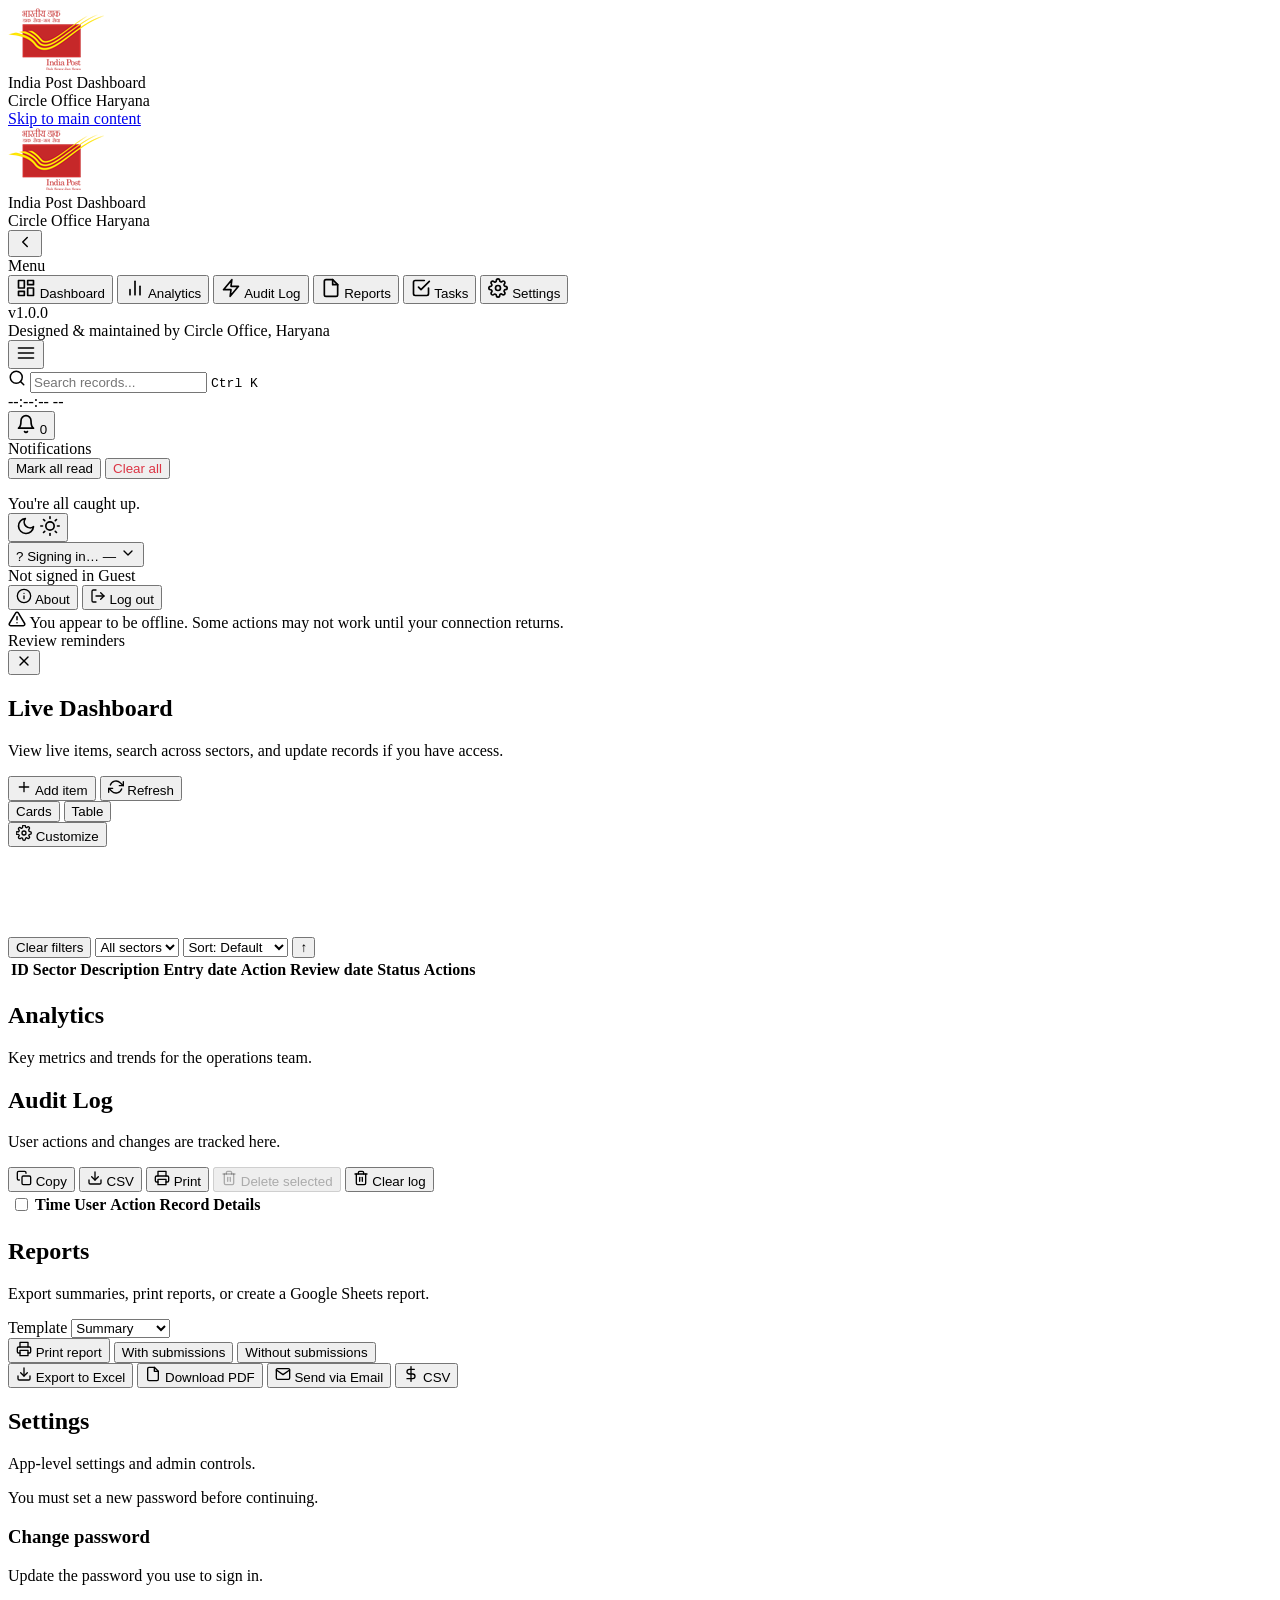
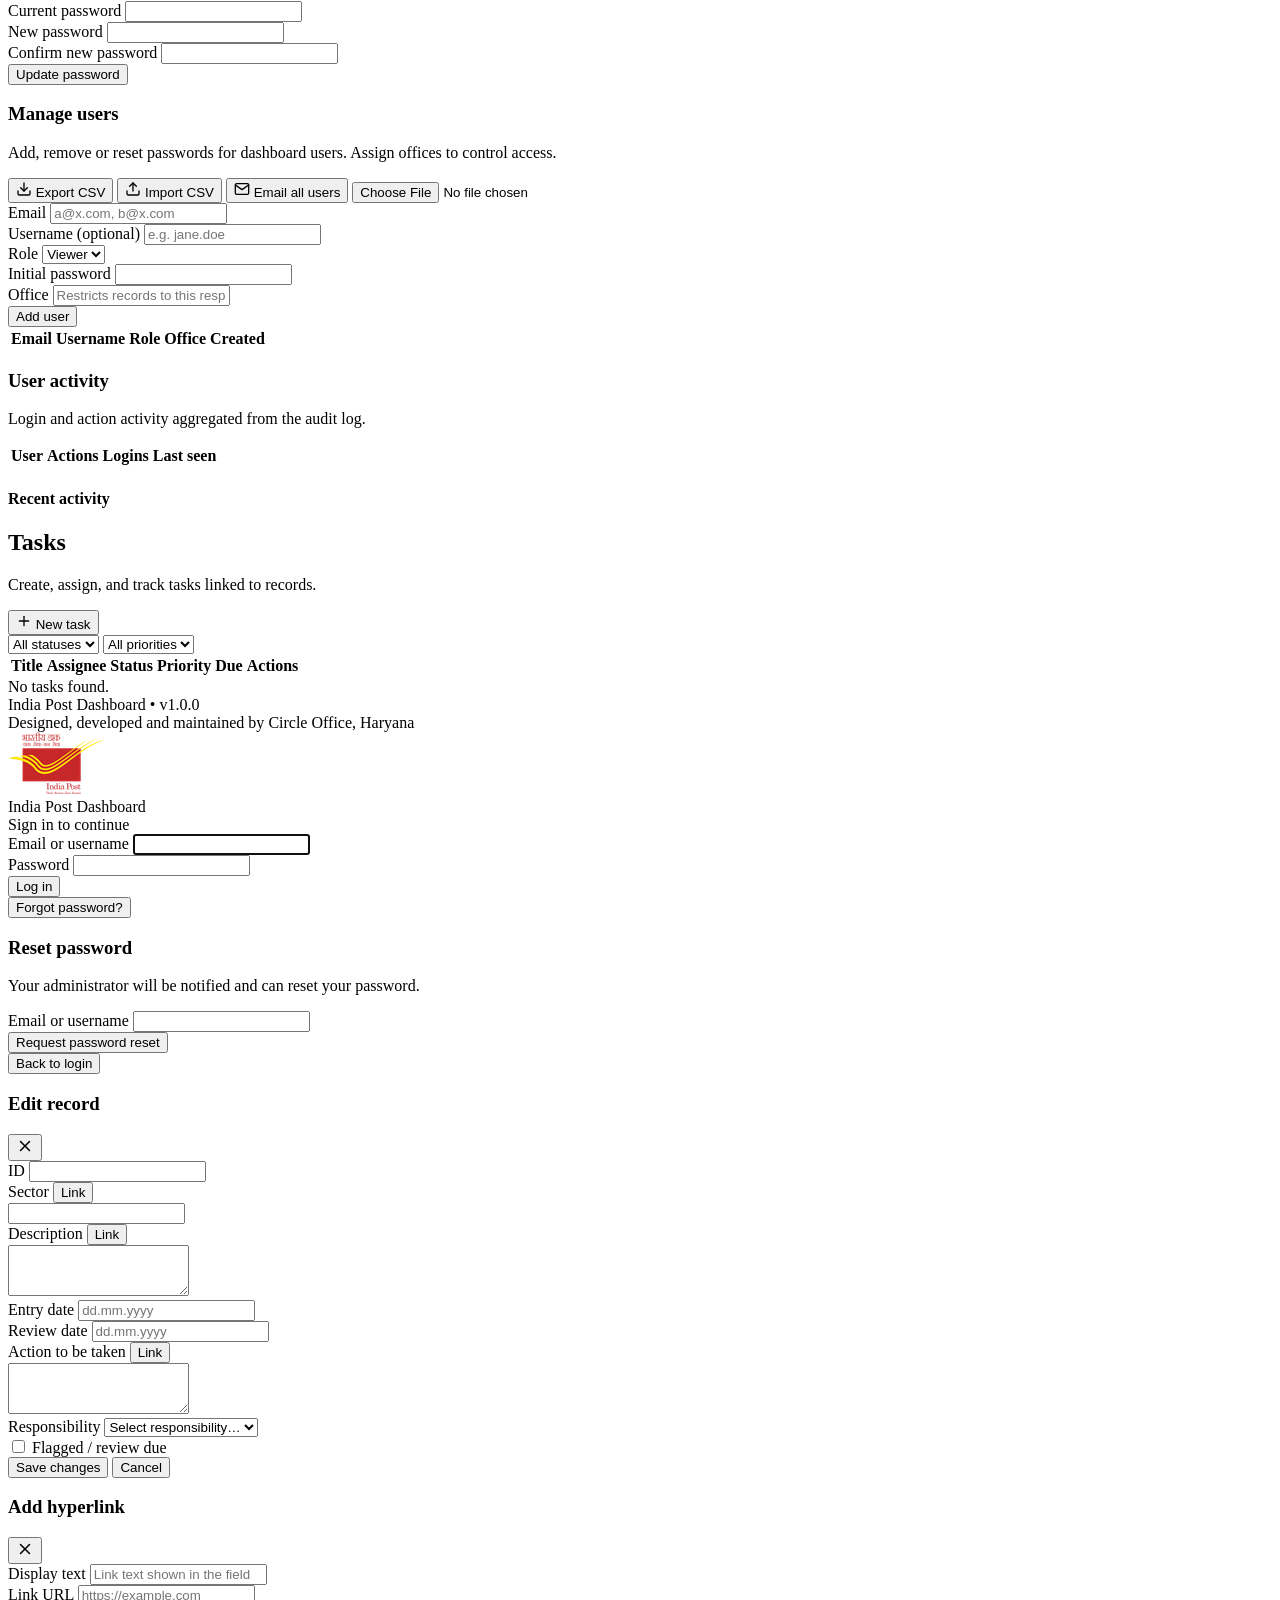
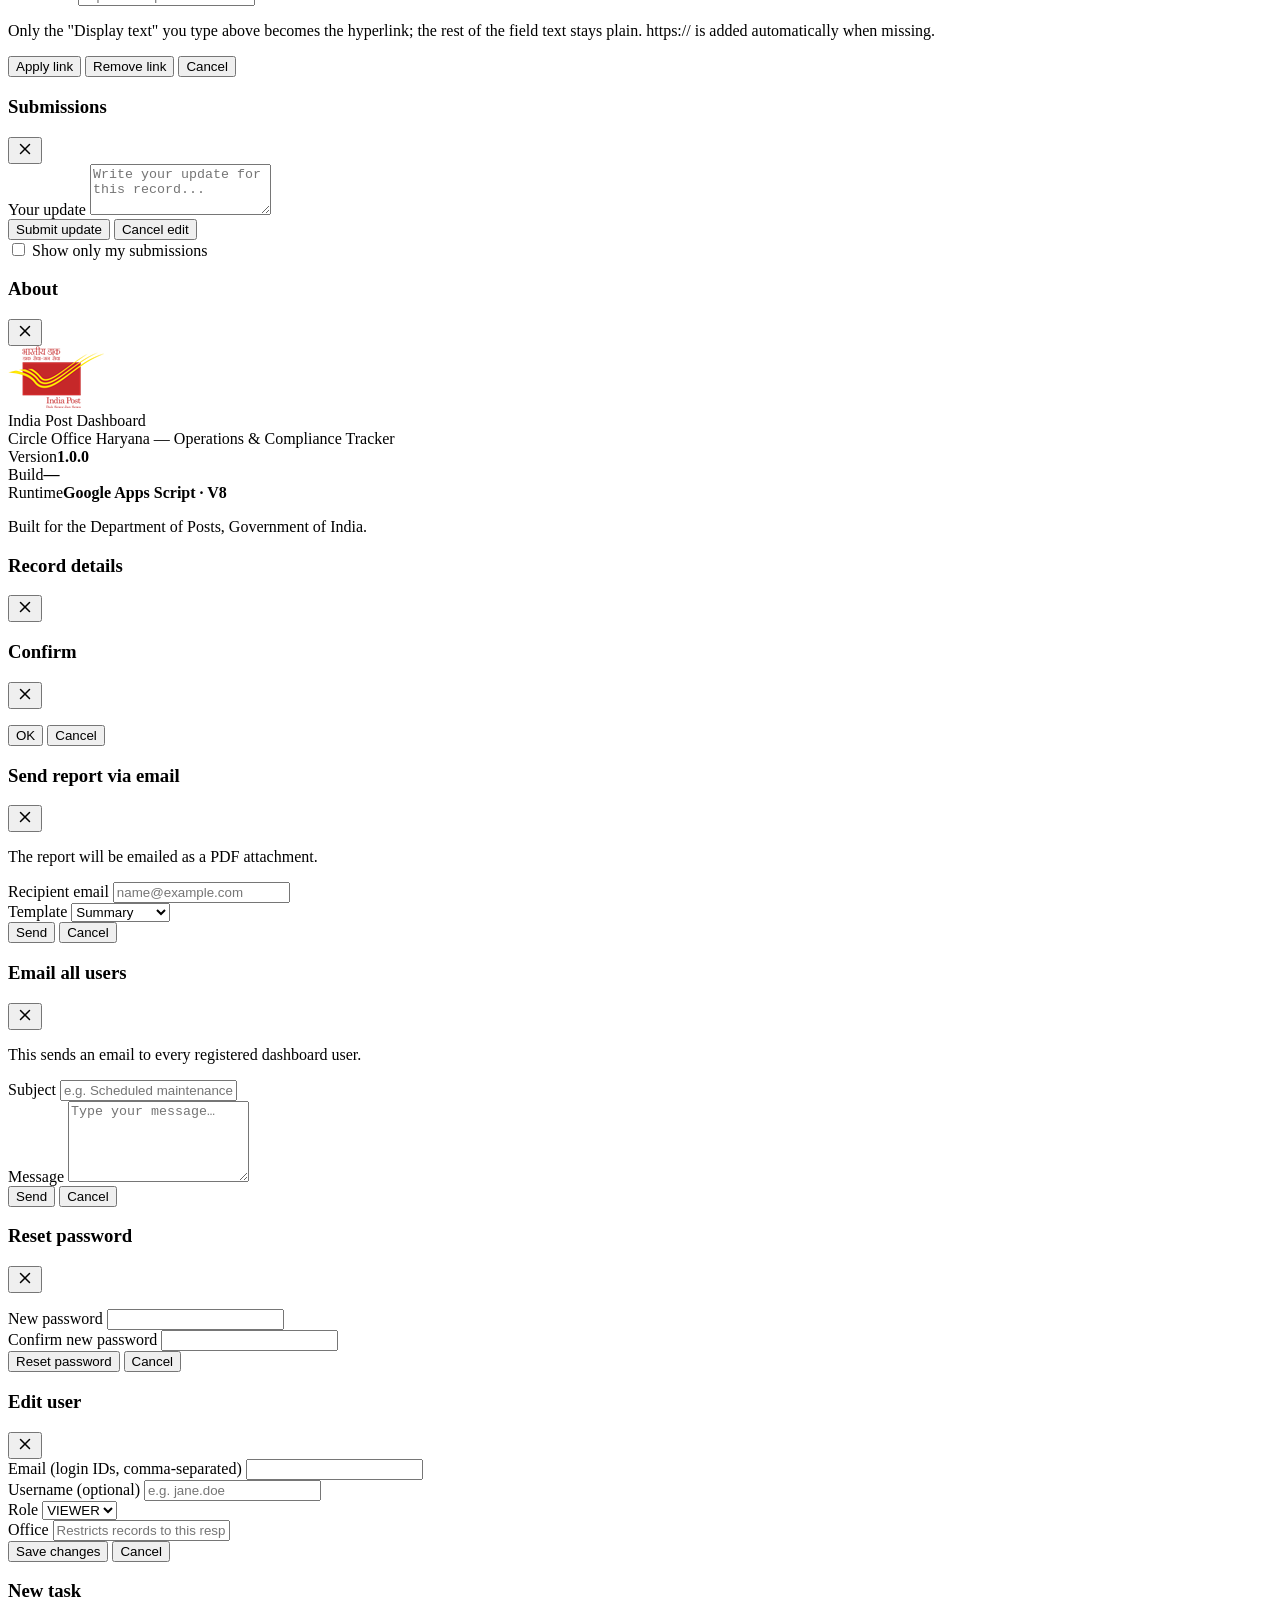
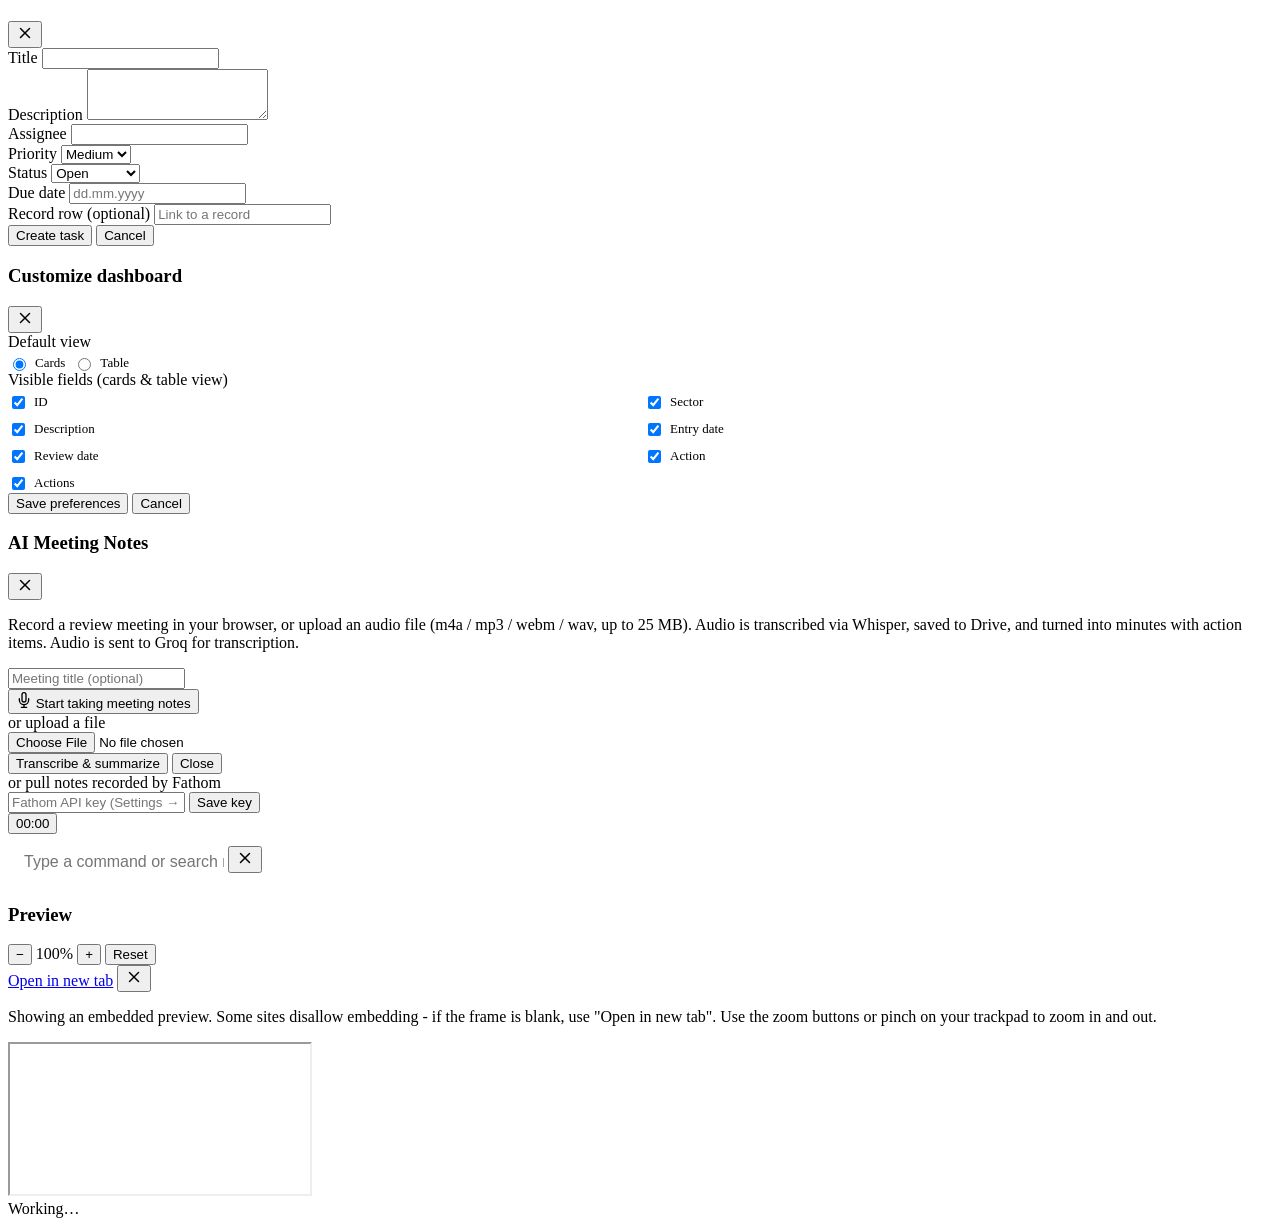
<file: index.html>
<!DOCTYPE html>
<html lang="en">

<head>
  <meta charset="UTF-8">
  <meta name="viewport" content="width=device-width, initial-scale=1">
  <meta http-equiv="Cache-Control" content="no-cache, no-store, must-revalidate">
  <title>India Post Dashboard</title>
  <meta name="description" content="Operations and compliance tracker for Circle Office Haryana.">
  <link rel="icon" href="[data-uri]">
  <?!= include('styles'); ?>
</head>

<body>

  <!-- Splash / loading screen -->
  <div id="splashScreen" class="splash" aria-live="polite" aria-label="Loading">
    <div class="splash-inner">
      <div class="splash-mark">
        <img src="[data-uri]" alt="India Post logo">
      </div>
      <div class="splash-title">India Post Dashboard</div>
      <div class="splash-caption">Circle Office Haryana</div>
      <div class="splash-loader" aria-hidden="true"><span></span><span></span><span></span></div>
    </div>
  </div>

    <script>
    /* India Post logo — one inline copy shared by the sidebar/login/about
       images (deduped to shrink the page; the splash keeps its literal
       src so it paints instantly before any JS runs). */
    window.APP_LOGO = '[data-uri]';
    function appLogoBoot() {
      var imgs = document.querySelectorAll('.app-logo-img');
      for (var i = 0; i < imgs.length; i++) imgs[i].src = window.APP_LOGO;
    }
    if (document.readyState === 'loading') document.addEventListener('DOMContentLoaded', appLogoBoot);
    else appLogoBoot();
  </script>

<a href="#main-content" class="skip-link">Skip to main content</a>

  <div class="app-shell" id="appShell">
    <!-- ============================ SIDEBAR ============================ -->
    <aside class="sidebar" id="sidebar" aria-label="Sidebar">
      <div class="sidebar-brand">
        <div class="brand-mark" aria-label="India Post logo">
          <img class="app-logo-img" src="data:," alt="India Post logo">
        </div>
        <div class="brand-text">
          <div class="brand-name">India Post Dashboard</div>
          <div class="brand-subtitle">Circle Office Haryana</div>
        </div>
        <button id="sidebarCollapse" class="icon-btn sidebar-collapse" type="button" onclick="toggleSidebar()" aria-label="Collapse sidebar" title="Collapse sidebar">
          <svg viewBox="0 0 24 24" width="18" height="18" fill="none" stroke="currentColor" stroke-width="2" stroke-linecap="round" stroke-linejoin="round"><polyline points="15 18 9 12 15 6"></polyline></svg>
        </button>
      </div>

      <div class="sidebar-section-label">Menu</div>
      <nav class="sidebar-nav" aria-label="Main navigation">
        <button class="nav-item active" data-tab="dashboard" onclick="openTab('dashboard')" aria-current="page">
          <svg viewBox="0 0 24 24" width="20" height="20" fill="none" stroke="currentColor" stroke-width="2" stroke-linecap="round" stroke-linejoin="round"><rect x="3" y="3" width="7" height="9"></rect><rect x="14" y="3" width="7" height="5"></rect><rect x="14" y="12" width="7" height="9"></rect><rect x="3" y="16" width="7" height="5"></rect></svg>
          <span>Dashboard</span>
        </button>
        <button class="nav-item" data-tab="analytics" onclick="openTab('analytics')">
          <svg viewBox="0 0 24 24" width="20" height="20" fill="none" stroke="currentColor" stroke-width="2" stroke-linecap="round" stroke-linejoin="round"><line x1="18" y1="20" x2="18" y2="10"></line><line x1="12" y1="20" x2="12" y2="4"></line><line x1="6" y1="20" x2="6" y2="14"></line></svg>
          <span>Analytics</span>
        </button>
        <button class="nav-item" data-tab="audit" onclick="openTab('audit')">
          <svg viewBox="0 0 24 24" width="20" height="20" fill="none" stroke="currentColor" stroke-width="2" stroke-linecap="round" stroke-linejoin="round"><path d="M13 2L3 14h9l-1 8 10-12h-9l1-8z"></path></svg>
          <span>Audit Log</span>
        </button>
        <button class="nav-item" data-tab="reports" onclick="openTab('reports')">
          <svg viewBox="0 0 24 24" width="20" height="20" fill="none" stroke="currentColor" stroke-width="2" stroke-linecap="round" stroke-linejoin="round"><path d="M14 2H6a2 2 0 0 0-2 2v16a2 2 0 0 0 2 2h12a2 2 0 0 0 2-2V8z"></path><polyline points="14 2 14 8 20 8"></polyline></svg>
          <span>Reports</span>
        </button>
        <button class="nav-item" data-tab="tasks" onclick="openTab('tasks')">
          <svg viewBox="0 0 24 24" width="20" height="20" fill="none" stroke="currentColor" stroke-width="2" stroke-linecap="round" stroke-linejoin="round"><path d="M9 11l3 3L22 4"></path><path d="M21 12v7a2 2 0 0 1-2 2H5a2 2 0 0 1-2-2V5a2 2 0 0 1 2-2h11"></path></svg>
          <span>Tasks</span>
        </button>
        <button class="nav-item" data-tab="settings" onclick="openTab('settings')">
          <svg viewBox="0 0 24 24" width="20" height="20" fill="none" stroke="currentColor" stroke-width="2" stroke-linecap="round" stroke-linejoin="round"><circle cx="12" cy="12" r="3"></circle><path d="M19.4 15a1.65 1.65 0 0 0 .33 1.82l.06.06a2 2 0 0 1 0 2.83 2 2 0 0 1-2.83 0l-.06-.06a1.65 1.65 0 0 0-1.82-.33 1.65 1.65 0 0 0-1 1.51V21a2 2 0 0 1-2 2 2 2 0 0 1-2-2v-.09A1.65 1.65 0 0 0 9 19.4a1.65 1.65 0 0 0-1.82.33l-.06.06a2 2 0 0 1-2.83 0 2 2 0 0 1 0-2.83l.06-.06a1.65 1.65 0 0 0 .33-1.82 1.65 1.65 0 0 0-1.51-1H3a2 2 0 0 1-2-2 2 2 0 0 1 2-2h.09A1.65 1.65 0 0 0 4.6 9a1.65 1.65 0 0 0-.33-1.82l-.06-.06a2 2 0 0 1 0-2.83 2 2 0 0 1 2.83 0l.06.06a1.65 1.65 0 0 0 1.82.33H9a1.65 1.65 0 0 0 1-1.51V3a2 2 0 0 1 2-2 2 2 0 0 1 2 2v.09a1.65 1.65 0 0 0 1 1.51 1.65 1.65 0 0 0 1.82-.33l.06-.06a2 2 0 0 1 2.83 0 2 2 0 0 1 0 2.83l-.06.06a1.65 1.65 0 0 0-.33 1.82V9a1.65 1.65 0 0 0 1.51 1H21a2 2 0 0 1 2 2 2 2 0 0 1-2 2h-.09a1.65 1.65 0 0 0-1.51 1z"></path></svg>
          <span>Settings</span>
        </button>
      </nav>

      <div class="sidebar-footer">
        <div class="version-chip" id="versionChip" title="App version">v1.0.0</div>
        <div class="sidebar-credit">Designed &amp; maintained by Circle Office, Haryana</div>
      </div>
    </aside>

    <div id="sidebarBackdrop" class="sidebar-backdrop" onclick="toggleSidebar()" aria-hidden="true"></div>

    <!-- ============================ MAIN ============================ -->
    <div class="app-main">
      <header class="topbar">
        <div class="topbar-left">
          <button id="sidebarToggle" class="icon-btn" type="button" onclick="toggleSidebar()" aria-label="Toggle sidebar" title="Toggle sidebar">
            <svg viewBox="0 0 24 24" width="20" height="20" fill="none" stroke="currentColor" stroke-width="2" stroke-linecap="round" stroke-linejoin="round"><line x1="3" y1="12" x2="21" y2="12"></line><line x1="3" y1="6" x2="21" y2="6"></line><line x1="3" y1="18" x2="21" y2="18"></line></svg>
          </button>
          <div class="topbar-search">
            <svg viewBox="0 0 24 24" width="18" height="18" fill="none" stroke="currentColor" stroke-width="2" stroke-linecap="round" stroke-linejoin="round" aria-hidden="true"><circle cx="11" cy="11" r="8"></circle><line x1="21" y1="21" x2="16.65" y2="16.65"></line></svg>
            <input id="searchInput" type="search" placeholder="Search records..." aria-label="Global search" autocomplete="off">
            <kbd class="search-kbd" aria-hidden="true">Ctrl K</kbd>
          </div>
          <div class="live-clock" id="liveClock" title="Live time (12-hour)" aria-hidden="true">--:--:-- --</div>
        </div>

        <div class="topbar-actions">
          <div class="notif-menu" id="notifMenu">
            <button id="notifTrigger" class="icon-btn notif-bell" type="button" onclick="toggleNotifications()" aria-haspopup="true" aria-expanded="false" aria-label="Notifications">
              <svg viewBox="0 0 24 24" width="20" height="20" fill="none" stroke="currentColor" stroke-width="2" stroke-linecap="round" stroke-linejoin="round"><path d="M18 8A6 6 0 0 0 6 8c0 7-3 9-3 9h18s-3-2-3-9"></path><path d="M13.73 21a2 2 0 0 1-3.46 0"></path></svg>
              <span id="notifBadge" class="notif-badge hidden" aria-hidden="true">0</span>
            </button>
            <div class="notif-panel hidden" id="notifPanel" role="menu" aria-label="Notifications">
              <div class="notif-panel-head">
                <span class="text-subheading">Notifications</span>
                <div style="display:flex;gap:4px;">
                  <button class="btn btn-ghost btn-small" type="button" onclick="markAllNotificationsRead()">Mark all read</button>
                  <button class="btn btn-ghost btn-small" type="button" onclick="clearAllNotifications()" style="color:var(--danger,#dc3545);">Clear all</button>
                </div>
              </div>
              <ul class="notif-list" id="notifList"></ul>
              <div class="notif-empty hidden" id="notifEmpty">You're all caught up.</div>
            </div>
          </div>

          <button id="themeToggle" class="icon-btn" type="button" onclick="toggleDarkMode()" aria-label="Toggle dark mode" title="Toggle dark mode">
            <svg id="iconMoon" viewBox="0 0 24 24" width="20" height="20" fill="none" stroke="currentColor" stroke-width="2" stroke-linecap="round" stroke-linejoin="round"><path d="M21 12.79A9 9 0 1 1 11.21 3 7 7 0 0 0 21 12.79z"></path></svg>
            <svg id="iconSun" viewBox="0 0 24 24" width="20" height="20" fill="none" stroke="currentColor" stroke-width="2" stroke-linecap="round" stroke-linejoin="round" class="hidden"><circle cx="12" cy="12" r="5"></circle><line x1="12" y1="1" x2="12" y2="3"></line><line x1="12" y1="21" x2="12" y2="23"></line><line x1="4.22" y1="4.22" x2="5.64" y2="5.64"></line><line x1="18.36" y1="18.36" x2="19.78" y2="19.78"></line><line x1="1" y1="12" x2="3" y2="12"></line><line x1="21" y1="12" x2="23" y2="12"></line><line x1="4.22" y1="19.78" x2="5.64" y2="18.36"></line><line x1="18.36" y1="5.64" x2="19.78" y2="4.22"></line></svg>
          </button>

          <div class="profile-menu" id="profileMenu">
            <button id="profileTrigger" class="profile-trigger" type="button" onclick="toggleProfileMenu()" aria-haspopup="menu" aria-expanded="false" aria-label="Account menu">
              <span class="avatar" id="profileAvatar" aria-hidden="true">?</span>
              <span class="profile-info">
                <span class="profile-name" id="profileName">Signing in…</span>
                <span class="profile-role" id="profileRole">—</span>
              </span>
              <svg viewBox="0 0 24 24" width="16" height="16" fill="none" stroke="currentColor" stroke-width="2" stroke-linecap="round" stroke-linejoin="round" aria-hidden="true"><polyline points="6 9 12 15 18 9"></polyline></svg>
            </button>
            <div class="profile-dropdown" id="profileDropdown" role="menu">
              <div class="profile-dropdown-head">
                <span class="profile-dropdown-email" id="profileEmail">Not signed in</span>
                <span class="badge" id="profileRoleBadge" data-tone="muted">Guest</span>
              </div>
              <button class="profile-item" type="button" role="menuitem" onclick="openAbout()">
                <svg viewBox="0 0 24 24" width="16" height="16" fill="none" stroke="currentColor" stroke-width="2" stroke-linecap="round" stroke-linejoin="round"><circle cx="12" cy="12" r="10"></circle><line x1="12" y1="16" x2="12" y2="12"></line><line x1="12" y1="8" x2="12.01" y2="8"></line></svg>
                About
              </button>
              <button class="profile-item" type="button" role="menuitem" onclick="logout()">
                <svg viewBox="0 0 24 24" width="16" height="16" fill="none" stroke="currentColor" stroke-width="2" stroke-linecap="round" stroke-linejoin="round"><path d="M9 21H5a2 2 0 0 1-2-2V5a2 2 0 0 1 2-2h4"></path><polyline points="16 17 21 12 16 7"></polyline><line x1="21" y1="12" x2="9" y2="12"></line></svg>
                Log out
              </button>
            </div>
          </div>
        </div>
      </header>

      <main class="main-content" id="mainContent">
        <div id="offlineBanner" class="banner banner-warning hidden" role="alert">
          <svg viewBox="0 0 24 24" width="18" height="18" fill="none" stroke="currentColor" stroke-width="2" stroke-linecap="round" stroke-linejoin="round"><path d="M10.29 3.86L1.82 18a2 2 0 0 0 1.71 3h16.94a2 2 0 0 0 1.71-3L13.71 3.86a2 2 0 0 0-3.42 0z"></path><line x1="12" y1="9" x2="12" y2="13"></line><line x1="12" y1="17" x2="12.01" y2="17"></line></svg>
          You appear to be offline. Some actions may not work until your connection returns.
        </div>
        <div id="messagePanel" class="banner banner-danger hidden"></div>
        <div id="reminderBanner" class="reminder-banner hidden" role="status" aria-live="polite">
          <span class="reminder-banner-title">Review reminders</span>
          <div id="reminderBannerList" class="reminder-banner-list"></div>
          <button class="icon-btn reminder-banner-close" type="button" onclick="dismissReminderBanner()" aria-label="Dismiss reminder" title="Dismiss reminder">
            <svg viewBox="0 0 24 24" width="16" height="16" fill="none" stroke="currentColor" stroke-width="2" stroke-linecap="round" stroke-linejoin="round"><line x1="18" y1="6" x2="6" y2="18"></line><line x1="6" y1="6" x2="18" y2="18"></line></svg>
          </button>
        </div>

        <!-- ============================ DASHBOARD ============================ -->
        <section id="dashboard" class="tab-panel active" aria-labelledby="dashboardTitle">
          <div class="section-header">
            <div>
              <h2 class="text-heading" id="dashboardTitle">Live Dashboard</h2>
              <p class="section-copy">View live items, search across sectors, and update records if you have access.</p>
            </div>
            <div class="section-actions">
              <button id="addButton" class="btn btn-primary" type="button" onclick="addNewItem()">
                <svg viewBox="0 0 24 24" width="16" height="16" fill="none" stroke="currentColor" stroke-width="2" stroke-linecap="round" stroke-linejoin="round"><line x1="12" y1="5" x2="12" y2="19"></line><line x1="5" y1="12" x2="19" y2="12"></line></svg>
                Add item
              </button>
              <button class="btn btn-secondary" type="button" onclick="refreshData()" data-tip="Reload data from the spreadsheet">
                <svg viewBox="0 0 24 24" width="16" height="16" fill="none" stroke="currentColor" stroke-width="2" stroke-linecap="round" stroke-linejoin="round"><polyline points="23 4 23 10 17 10"></polyline><polyline points="1 20 1 14 7 14"></polyline><path d="M3.51 9a9 9 0 0 1 14.85-3.36L23 10M1 14l4.64 4.36A9 9 0 0 0 20.49 15"></path></svg>
                Refresh
              </button>
              <div class="view-toggle" role="group" aria-label="Dashboard view">
                <button id="viewCardsBtn" class="btn btn-ghost btn-small active" type="button" onclick="toggleDashboardView('cards')">Cards</button>
                <button id="viewTableBtn" class="btn btn-ghost btn-small" type="button" onclick="toggleDashboardView('table')">Table</button>
              </div>
              <button class="btn btn-secondary" type="button" onclick="openColumnDialog()">
                <svg viewBox="0 0 24 24" width="16" height="16" fill="none" stroke="currentColor" stroke-width="2" stroke-linecap="round" stroke-linejoin="round"><circle cx="12" cy="12" r="3"></circle><path d="M19.4 15a1.65 1.65 0 0 0 .33 1.82l.06.06a2 2 0 0 1 0 2.83 2 2 0 0 1-2.83 0l-.06-.06a1.65 1.65 0 0 0-1.82-.33 1.65 1.65 0 0 0-1 1.51V21a2 2 0 0 1-2 2 2 2 0 0 1-2-2v-.09A1.65 1.65 0 0 0 9 19.4a1.65 1.65 0 0 0-1.82.33l-.06.06a2 2 0 0 1-2.83 0 2 2 0 0 1 0-2.83l.06-.06A1.65 1.65 0 0 0 4.6 15a1.65 1.65 0 0 0-1.51-1H2a2 2 0 0 1-2-2 2 2 0 0 1 2-2h.09A1.65 1.65 0 0 0 4.6 9a1.65 1.65 0 0 0-.33-1.82l-.06-.06a2 2 0 0 1 0-2.83 2 2 0 0 1 2.83 0l.06.06A1.65 1.65 0 0 0 9 4.6a1.65 1.65 0 0 0 1-1.51V2a2 2 0 0 1 2-2 2 2 0 0 1 2 2v.09a1.65 1.65 0 0 0 1 1.51 1.65 1.65 0 0 0 1.82-.33l.06-.06a2 2 0 0 1 2.83 0 2 2 0 0 1 0 2.83l-.06.06a1.65 1.65 0 0 0-.33 1.82V9a1.65 1.65 0 0 0 1.51 1H21a2 2 0 0 1 2 2 2 2 0 0 1-2 2h-.09a1.65 1.65 0 0 0-1.51 1z"></path></svg>
                Customize
              </button>
              <button id="meetingNotesBtn" class="btn btn-secondary" type="button" onclick="openMeetingNotes()" style="display:none;">
                <svg viewBox="0 0 24 24" width="16" height="16" fill="none" stroke="currentColor" stroke-width="2" stroke-linecap="round" stroke-linejoin="round"><path d="M12 3l1.9 5.8H20l-4.9 3.6L17 18l-5-3.6L7 18l1.9-5.6L4 8.8h6.1z"></path><path d="M20 16l.7 2.1 2.3.6-2.3.6L20 21.4l-.7-2.1-2.3-.6 2.3-.6z"></path></svg>
                Meeting Notes
              </button>
            </div>
          </div>

          <div class="kpi-grid" id="summaryCards">
            <div class="kpi-card kpi-skeleton" aria-hidden="true"><div class="skeleton-bar" style="width:40%"></div><div class="skeleton-bar" style="width:60%;height:30px"></div></div>
            <div class="kpi-card kpi-skeleton" aria-hidden="true"><div class="skeleton-bar" style="width:40%"></div><div class="skeleton-bar" style="width:60%;height:30px"></div></div>
            <div class="kpi-card kpi-skeleton" aria-hidden="true"><div class="skeleton-bar" style="width:40%"></div><div class="skeleton-bar" style="width:60%;height:30px"></div></div>
          </div>

          <div class="filters-row">
            <div class="filter-chips" id="filterChips" aria-live="polite"></div>
            <div class="filters-controls">
              <button id="resetFiltersBtn" class="btn btn-ghost btn-small hidden" type="button" onclick="resetFilters()">Clear filters</button>
              <select id="sectorFilter" class="select" aria-label="Filter by sector" onchange="handleSectorFilterChange()">
                <option value="">All sectors</option>
              </select>
              <select id="sortFilter" class="select select-sort" aria-label="Sort records" onchange="handleSortChange()">
                <option value="">Sort: Default</option>
                <option value="sector">Sector</option>
                <option value="entryDate">Entry date</option>
                <option value="reviewDate">Review date</option>
                <option value="responsibility">Responsibility</option>
              </select>
              <button id="sortDirBtn" class="btn btn-ghost btn-small" type="button" onclick="toggleSortDir()" aria-label="Sort ascending" title="Ascending">&#8593;</button>
            </div>
          </div>

          <div id="dashboardCards" class="cards-grid"></div>

          <div id="dashboardTableWrap" class="table-card hidden">
            <div class="table-scroll" tabindex="0" aria-label="Records table">
              <table class="data-table" id="dashboardTable">
                <thead><tr>
                  <th data-col="id" data-dash-sort="id">ID</th>
                  <th data-col="sector" data-dash-sort="sector">Sector</th>
                  <th data-col="description" data-dash-sort="description">Description</th>
                  <th data-col="entryDate" data-dash-sort="entryDate">Entry date</th>
                  <th data-col="action" data-dash-sort="action">Action</th>
                  <th data-col="reviewDate" data-dash-sort="reviewDate">Review date</th>
                  <th data-col="status">Status</th>
                  <th data-col="actions" class="dash-actions-col">Actions</th>
                </tr></thead>
                <tbody></tbody>
              </table>
            </div>
            <div class="table-footer">
              <span class="table-summary" id="dashboardTableSummary"></span>
            </div>
          </div>

          <div class="pagination" id="paginationBar" aria-label="Pagination"></div>
        </section>

        <!-- ============================ ANALYTICS ============================ -->
        <section id="analytics" class="tab-panel hidden" aria-labelledby="analyticsTitle">
          <div class="section-header">
            <div>
              <h2 class="text-heading" id="analyticsTitle">Analytics</h2>
              <p class="section-copy">Key metrics and trends for the operations team.</p>
            </div>
          </div>
          <div class="analytics-grid" id="analyticsCards"></div>
          <div class="analytics-report" id="analyticsReport"></div>
        </section>

        <!-- ============================ AUDIT ============================ -->
        <section id="audit" class="tab-panel hidden" aria-labelledby="auditTitle">
          <div class="section-header">
            <div>
              <h2 class="text-heading" id="auditTitle">Audit Log</h2>
              <p class="section-copy">User actions and changes are tracked here.</p>
            </div>
            <div class="section-actions">
              <button class="btn btn-secondary" type="button" onclick="copyAudit()" data-tip="Copy audit log to clipboard">
                <svg viewBox="0 0 24 24" width="16" height="16" fill="none" stroke="currentColor" stroke-width="2" stroke-linecap="round" stroke-linejoin="round"><rect x="9" y="9" width="13" height="13" rx="2" ry="2"></rect><path d="M5 15H4a2 2 0 0 1-2-2V4a2 2 0 0 1 2-2h9a2 2 0 0 1 2 2v1"></path></svg>
                Copy
              </button>
              <button class="btn btn-secondary" type="button" onclick="downloadAuditCsv()" data-tip="Download audit log as CSV">
                <svg viewBox="0 0 24 24" width="16" height="16" fill="none" stroke="currentColor" stroke-width="2" stroke-linecap="round" stroke-linejoin="round"><path d="M21 15v4a2 2 0 0 1-2 2H5a2 2 0 0 1-2-2v-4"></path><polyline points="7 10 12 15 17 10"></polyline><line x1="12" y1="15" x2="12" y2="3"></line></svg>
                CSV
              </button>
              <button class="btn btn-secondary" type="button" onclick="printAudit()" data-tip="Print audit log">
                <svg viewBox="0 0 24 24" width="16" height="16" fill="none" stroke="currentColor" stroke-width="2" stroke-linecap="round" stroke-linejoin="round"><polyline points="6 9 6 2 18 2 18 9"></polyline><path d="M6 18H4a2 2 0 0 1-2-2v-5a2 2 0 0 1 2-2h16a2 2 0 0 1 2 2v5a2 2 0 0 1-2 2h-2"></path><rect x="6" y="14" width="12" height="8"></rect></svg>
                Print
              </button>
              <button class="btn btn-danger hidden" id="deleteAuditBtn" type="button" onclick="deleteAuditRows()" data-tip="Delete the selected audit entries" disabled>
                <svg viewBox="0 0 24 24" width="16" height="16" fill="none" stroke="currentColor" stroke-width="2" stroke-linecap="round" stroke-linejoin="round"><polyline points="3 6 5 6 21 6"></polyline><path d="M19 6v14a2 2 0 0 1-2 2H7a2 2 0 0 1-2-2V6m3 0V4a2 2 0 0 1 2-2h4a2 2 0 0 1 2 2v2"></path><line x1="10" y1="11" x2="10" y2="17"></line><line x1="14" y1="11" x2="14" y2="17"></line></svg>
                Delete selected
              </button>
              <button class="btn btn-danger hidden" id="clearAuditBtn" type="button" onclick="clearAuditLog()" data-tip="Delete the entire audit log">
                <svg viewBox="0 0 24 24" width="16" height="16" fill="none" stroke="currentColor" stroke-width="2" stroke-linecap="round" stroke-linejoin="round"><polyline points="3 6 5 6 21 6"></polyline><path d="M19 6v14a2 2 0 0 1-2 2H7a2 2 0 0 1-2-2V6m3 0V4a2 2 0 0 1 2-2h4a2 2 0 0 1 2 2v2"></path><line x1="10" y1="11" x2="10" y2="17"></line><line x1="14" y1="11" x2="14" y2="17"></line></svg>
                Clear log
              </button>
            </div>
          </div>
          <div class="table-card">
            <div class="table-scroll" tabindex="0" aria-label="Audit log table">
              <table class="data-table" id="auditTable">
                <thead><tr>
                  <th class="audit-check-col">
                    <input type="checkbox" id="auditSelectAll" onclick="toggleAuditSelectAll()" aria-label="Select all audit entries">
                  </th>
                  <th data-sort="timestamp" aria-sort="descending">Time</th>
                  <th data-sort="user">User</th>
                  <th data-sort="action">Action</th>
                  <th data-sort="recordId">Record</th>
                  <th data-sort="details">Details</th>
                </tr></thead>
                <tbody></tbody>
              </table>
            </div>
            <div class="table-footer">
              <span class="table-summary" id="auditSummary"></span>
              <div class="audit-pager" id="auditPager"></div>
            </div>
          </div>
        </section>

        <!-- ============================ REPORTS ============================ -->
        <section id="reports" class="tab-panel hidden" aria-labelledby="reportsTitle">
          <div class="section-header">
            <div>
              <h2 class="text-heading" id="reportsTitle">Reports</h2>
              <p class="section-copy">Export summaries, print reports, or create a Google Sheets report.</p>
            </div>
          </div>
          <div class="report-actions">
            <div class="field" style="min-width:180px;">
              <label for="reportTemplate">Template</label>
              <select id="reportTemplate" class="select" onchange="renderReportPreview()">
                <option value="summary">Summary</option>
                <option value="detailed">Detailed</option>
                <option value="flagged">Flagged only</option>
              </select>
            </div>
            <div class="menu-dropdown">
              <button class="btn btn-primary" type="button" onclick="toggleDropdown(this)" data-tip="Print the report">
                <svg viewBox="0 0 24 24" width="16" height="16" fill="none" stroke="currentColor" stroke-width="2" stroke-linecap="round" stroke-linejoin="round"><polyline points="6 9 6 2 18 2 18 9"></polyline><path d="M6 18H4a2 2 0 0 1-2-2v-5a2 2 0 0 1 2-2h16a2 2 0 0 1 2 2v5a2 2 0 0 1-2 2h-2"></path><rect x="6" y="14" width="12" height="8"></rect></svg>
                Print report
              </button>
              <span class="menu-dropdown-menu">
                <button class="menu-dropdown-item" type="button" onclick="closeDropdowns(); printReport(true);">With submissions</button>
                <button class="menu-dropdown-item" type="button" onclick="closeDropdowns(); printReport(false);">Without submissions</button>
              </span>
            </div>
            <button class="btn btn-secondary" type="button" onclick="exportSpreadsheet()">
              <svg viewBox="0 0 24 24" width="16" height="16" fill="none" stroke="currentColor" stroke-width="2" stroke-linecap="round" stroke-linejoin="round"><path d="M21 15v4a2 2 0 0 1-2 2H5a2 2 0 0 1-2-2v-4"></path><polyline points="7 10 12 15 17 10"></polyline><line x1="12" y1="15" x2="12" y2="3"></line></svg>
              Export to Excel
            </button>
            <button class="btn btn-secondary" type="button" onclick="downloadPdf()">
              <svg viewBox="0 0 24 24" width="16" height="16" fill="none" stroke="currentColor" stroke-width="2" stroke-linecap="round" stroke-linejoin="round"><path d="M14 2H6a2 2 0 0 0-2 2v16a2 2 0 0 0 2 2h12a2 2 0 0 0 2-2V8z"></path><polyline points="14 2 14 8 20 8"></polyline></svg>
              Download PDF
            </button>
            <button class="btn btn-secondary" type="button" onclick="openEmailReportDialog()">
              <svg viewBox="0 0 24 24" width="16" height="16" fill="none" stroke="currentColor" stroke-width="2" stroke-linecap="round" stroke-linejoin="round"><path d="M4 4h16c1.1 0 2 .9 2 2v12c0 1.1-.9 2-2 2H4c-1.1 0-2-.9-2-2V6c0-1.1.9-2 2-2z"></path><polyline points="22,6 12,13 2,6"></polyline></svg>
              Send via Email
            </button>
            <button class="btn btn-secondary" type="button" onclick="downloadReportCsv()">
              <svg viewBox="0 0 24 24" width="16" height="16" fill="none" stroke="currentColor" stroke-width="2" stroke-linecap="round" stroke-linejoin="round"><line x1="12" y1="1" x2="12" y2="23"></line><path d="M17 5H9.5a3.5 3.5 0 0 0 0 7h5a3.5 3.5 0 0 1 0 7H6"></path></svg>
              CSV
            </button>
          </div>
          <div class="report-preview" id="reportPreview"></div>
        </section>

        <!-- ============================ SETTINGS ============================ -->
        <section id="settings" class="tab-panel hidden" aria-labelledby="settingsTitle">
          <div class="section-header">
            <div>
              <h2 class="text-heading" id="settingsTitle">Settings</h2>
              <p class="section-copy">App-level settings and admin controls.</p>
            </div>
          </div>

          <div id="mustChangeBanner" class="banner banner-warning hidden">You must set a new password before continuing.</div>

          <div class="settings-grid">
            <div class="settings-card">
              <div class="settings-card-head">
                <h3 class="text-subheading">Change password</h3>
                <p class="section-copy">Update the password you use to sign in.</p>
              </div>
              <form id="changePasswordForm" class="form" novalidate onsubmit="handleChangePassword(event)">
                <div class="field">
                  <label for="changeCurrentPassword">Current password</label>
                  <input id="changeCurrentPassword" type="password" class="input" autocomplete="current-password">
                  <span class="field-error" data-for="changeCurrentPassword"></span>
                </div>
                <div class="field">
                  <label for="changeNewPassword">New password</label>
                  <input id="changeNewPassword" type="password" class="input" autocomplete="new-password">
                  <span class="field-error" data-for="changeNewPassword"></span>
                </div>
                <div class="field">
                  <label for="changeConfirmPassword">Confirm new password</label>
                  <input id="changeConfirmPassword" type="password" class="input" autocomplete="new-password">
                  <span class="field-error" data-for="changeConfirmPassword"></span>
                </div>
                <div class="form-row">
                  <button class="btn btn-primary" type="submit">Update password</button>
                  <span id="changePasswordStatus" class="form-status" aria-live="polite"></span>
                </div>
              </form>
            </div>
          </div>

          <div id="usersAdmin" class="settings-card hidden">
            <div class="settings-card-head">
              <h3 class="text-subheading">Manage users</h3>
              <p class="section-copy">Add, remove or reset passwords for dashboard users. Assign offices to control access.</p>
            </div>
            <div class="settings-card-actions">
              <button class="btn btn-secondary" type="button" onclick="exportUsers()">
                <svg viewBox="0 0 24 24" width="16" height="16" fill="none" stroke="currentColor" stroke-width="2" stroke-linecap="round" stroke-linejoin="round"><path d="M21 15v4a2 2 0 0 1-2 2H5a2 2 0 0 1-2-2v-4"></path><polyline points="7 10 12 15 17 10"></polyline><line x1="12" y1="15" x2="12" y2="3"></line></svg>
                Export CSV
              </button>
              <button class="btn btn-secondary" type="button" onclick="triggerUserImport()">
                <svg viewBox="0 0 24 24" width="16" height="16" fill="none" stroke="currentColor" stroke-width="2" stroke-linecap="round" stroke-linejoin="round"><path d="M21 15v4a2 2 0 0 1-2 2H5a2 2 0 0 1-2-2v-4"></path><polyline points="17 8 12 3 7 8"></polyline><line x1="12" y1="3" x2="12" y2="15"></line></svg>
                Import CSV
              </button>
              <button class="btn btn-secondary" type="button" onclick="openEmailAllUsersDialog()">
                <svg viewBox="0 0 24 24" width="16" height="16" fill="none" stroke="currentColor" stroke-width="2" stroke-linecap="round" stroke-linejoin="round"><path d="M4 4h16c1.1 0 2 .9 2 2v12c0 1.1-.9 2-2 2H4c-1.1 0-2-.9-2-2V6c0-1.1.9-2 2-2z"></path><polyline points="22,6 12,13 2,6"></polyline></svg>
                Email all users
              </button>
              <input type="file" id="userImportFile" accept=".csv,text/csv" class="hidden" onchange="importUsersFile(this.files[0])">
            </div>
            <form id="addUserForm" class="form form-inline" novalidate onsubmit="handleAddUser(event)">
              <div class="field">
                <label for="newUserEmail">Email</label>
                <input id="newUserEmail" type="text" class="input" placeholder="a@x.com, b@x.com" autocomplete="off">
                <span class="field-error" data-for="newUserEmail"></span>
              </div>
              <div class="field">
                <label for="newUserUsername">Username <span class="muted">(optional)</span></label>
                <input id="newUserUsername" type="text" class="input" placeholder="e.g. jane.doe" autocomplete="off">
              </div>
              <div class="field">
                <label for="newUserRole">Role</label>
                <select id="newUserRole" class="select">
                  <option value="VIEWER">Viewer</option>
                  <option value="EDITOR">Editor</option>
                  <option value="ADMIN">Admin</option>
                </select>
              </div>
              <div class="field">
                <label for="newUserPassword">Initial password</label>
                <input id="newUserPassword" type="password" class="input">
                <span class="field-error" data-for="newUserPassword"></span>
              </div>
              <div class="field">
                <label for="newUserOffice">Office</label>
                <input id="newUserOffice" type="text" class="input" placeholder="Restricts records to this responsibility" autocomplete="off">
              </div>
              <div class="form-row field-row">
                <button class="btn btn-primary" type="submit">Add user</button>
                <span id="addUserStatus" class="form-status" aria-live="polite"></span>
              </div>
            </form>
            <div class="table-card">
              <div class="table-scroll" tabindex="0" aria-label="Users table">
                <table class="data-table" id="usersTable">
                  <thead><tr><th>Email</th><th>Username</th><th>Role</th><th>Office</th><th>Created</th><th></th><th></th><th></th></tr></thead>
                  <tbody></tbody>
                </table>
              </div>
            </div>
          </div>

          <div id="userActivityCard" class="settings-card hidden">
            <div class="settings-card-head">
              <h3 class="text-subheading">User activity</h3>
              <p class="section-copy">Login and action activity aggregated from the audit log.</p>
            </div>
            <div class="activity-stats" id="activityStats"></div>
            <div class="table-card">
              <div class="table-scroll" tabindex="0" aria-label="User activity table">
                <table class="data-table" id="activityTable">
                  <thead><tr><th>User</th><th>Actions</th><th>Logins</th><th>Last seen</th></tr></thead>
                  <tbody id="activityTableBody"></tbody>
                </table>
              </div>
            </div>
            <h4 class="text-subheading activity-subheading">Recent activity</h4>
            <ul class="activity-recent" id="activityRecentList"></ul>
           </div>
          </section>

         <!-- ============================ TASKS ============================ -->
          <section id="tasks" class="tab-panel hidden" aria-labelledby="tasksTitle">
            <div class="section-header">
              <div>
                <h2 class="text-heading" id="tasksTitle">Tasks</h2>
                <p class="section-copy">Create, assign, and track tasks linked to records.</p>
              </div>
              <div class="section-actions">
                <button id="addTaskBtn" class="btn btn-primary" type="button" onclick="openTaskModal()">
                  <svg viewBox="0 0 24 24" width="16" height="16" fill="none" stroke="currentColor" stroke-width="2" stroke-linecap="round" stroke-linejoin="round"><line x1="12" y1="5" x2="12" y2="19"></line><line x1="5" y1="12" x2="19" y2="12"></line></svg>
                  New task
                </button>
              </div>
            </div>
            <div class="filters-row">
              <div class="filter-chips" id="taskFilterChips"></div>
              <div class="filters-controls">
                <select id="taskStatusFilter" class="select" aria-label="Filter by status" onchange="renderTasks()">
                  <option value="">All statuses</option>
                  <option value="OPEN">Open</option>
                  <option value="IN_PROGRESS">In progress</option>
                  <option value="DONE">Done</option>
                  <option value="CANCELLED">Cancelled</option>
                </select>
                <select id="taskPriorityFilter" class="select" aria-label="Filter by priority" onchange="renderTasks()">
                  <option value="">All priorities</option>
                  <option value="URGENT">Urgent</option>
                  <option value="HIGH">High</option>
                  <option value="MEDIUM">Medium</option>
                  <option value="LOW">Low</option>
                </select>
              </div>
            </div>
            <div class="table-card">
              <div class="table-scroll" tabindex="0" aria-label="Tasks list">
                <table class="data-table" id="tasksTable">
                  <thead><tr><th>Title</th><th>Assignee</th><th>Status</th><th>Priority</th><th>Due</th><th>Actions</th></tr></thead>
                  <tbody id="tasksBody"></tbody>
                </table>
              </div>
            </div>
            <div id="tasksEmpty" class="banner banner-info hidden">No tasks found.</div>
          </section>
        </main>

      <footer class="app-footer">
        <div class="footer-brand-line">
          <span class="footer-title">India Post Dashboard</span>
          <span class="footer-dot" aria-hidden="true">•</span>
          <span class="footer-version" id="footerVersion">v1.0.0</span>
        </div>
        <div class="footer-credit">Designed, developed and maintained by <span class="footer-credit-org">Circle Office, Haryana</span></div>
      </footer>
    </div>
  </div>

  <!-- ============================ AUTH ============================ -->
  <div id="loginScreen" class="auth-screen hidden">
    <div class="auth-card">
      <div class="auth-brand">
        <div class="brand-mark auth-mark" aria-label="India Post logo">
          <img class="app-logo-img" src="data:," alt="India Post logo">
          </div>
        <div>
          <div class="brand-name auth-name">India Post Dashboard</div>
          <div class="auth-subtitle">Sign in to continue</div>
        </div>
      </div>
      <div id="loginMessage" class="banner banner-danger hidden"></div>
      <form id="loginForm" class="form" novalidate onsubmit="handleLogin(event)">
        <div class="field">
          <label for="loginEmail">Email or username</label>
          <input id="loginEmail" type="text" class="input" autocomplete="username" autofocus>
          <span class="field-error" data-for="loginEmail"></span>
        </div>
        <div class="field">
          <label for="loginPassword">Password</label>
          <input id="loginPassword" type="password" class="input" autocomplete="current-password">
          <span class="field-error" data-for="loginPassword"></span>
        </div>
        <button class="btn btn-primary btn-block" type="submit">Log in</button>
      </form>
      <div class="auth-links">
        <button class="btn-link" type="button" onclick="showForgotPassword()">Forgot password?</button>
      </div>
    </div>
  </div>

  <div id="forgotScreen" class="auth-screen hidden">
    <div class="auth-card">
      <h3 class="text-heading">Reset password</h3>
      <p class="section-copy">Your administrator will be notified and can reset your password.</p>
      <div id="forgotMessage" class="banner banner-danger hidden"></div>
      <form id="forgotForm" class="form" novalidate onsubmit="handleForgotPassword(event)">
        <div class="field">
          <label for="forgotEmail">Email or username</label>
          <input id="forgotEmail" type="text" class="input" autocomplete="username">
          <span class="field-error" data-for="forgotEmail"></span>
        </div>
        <button class="btn btn-primary btn-block" type="submit">Request password reset</button>
      </form>
      <div class="auth-links">
        <button class="btn-link" type="button" onclick="showLogin()">Back to login</button>
      </div>
    </div>
  </div>

  <!-- ============================ EDIT MODAL ============================ -->
  <div id="editModal" class="modal-backdrop hidden" role="dialog" aria-modal="true" aria-labelledby="editModalTitle">
    <div class="modal-card">
      <div class="modal-header">
        <h3 class="text-subheading" id="editModalTitle">Edit record</h3>
        <button class="icon-btn" type="button" onclick="closeEditModal()" aria-label="Close dialog">
          <svg viewBox="0 0 24 24" width="18" height="18" fill="none" stroke="currentColor" stroke-width="2" stroke-linecap="round" stroke-linejoin="round"><line x1="18" y1="6" x2="6" y2="18"></line><line x1="6" y1="6" x2="18" y2="18"></line></svg>
        </button>
      </div>
      <form id="editForm" class="form" novalidate onsubmit="saveEditModal(event)">
        <input id="editRow" type="hidden">
        <div class="field">
          <label for="editId">ID</label>
          <input id="editId" type="text" class="input" readonly>
        </div>
        <div class="field">
          <div class="field-label-row">
            <label for="editSector">Sector</label>
            <button class="field-link-btn" type="button" data-link-field="sector" onclick="openLinkModal('sector')" aria-label="Add hyperlink to Sector">Link</button>
          </div>
          <input id="editSector" type="text" class="input">
          <span class="field-error" data-for="editSector"></span>
        </div>
        <div class="field">
          <div class="field-label-row">
            <label for="editDescription">Description</label>
            <button class="field-link-btn" type="button" data-link-field="description" onclick="openLinkModal('description')" aria-label="Add hyperlink to Description">Link</button>
          </div>
          <textarea id="editDescription" class="textarea" rows="3"></textarea>
        </div>
        <div class="field-row">
          <div class="field date-field">
            <label for="editEntryDate">Entry date</label>
            <input id="editEntryDate" type="text" class="input" placeholder="dd.mm.yyyy" data-datepicker autocomplete="off">
          </div>
          <div class="field date-field">
            <label for="editReviewDate">Review date</label>
            <input id="editReviewDate" type="text" class="input" placeholder="dd.mm.yyyy" data-datepicker autocomplete="off">
          </div>
        </div>
        <div class="field">
          <div class="field-label-row">
            <label for="editAction">Action to be taken</label>
            <button class="field-link-btn" type="button" data-link-field="action" onclick="openLinkModal('action')" aria-label="Add hyperlink to Action">Link</button>
          </div>
          <textarea id="editAction" class="textarea" rows="3"></textarea>
        </div>
        <div class="field">
          <label for="editResponsibility">Responsibility</label>
          <select id="editResponsibility" class="select">
            <option value="">Select responsibility…</option>
          </select>
        </div>
        <div class="field">
          <label class="checkbox"><input id="editFlagged" type="checkbox"> Flagged / review due</label>
        </div>
        <div class="form-row">
          <button class="btn btn-primary" type="submit">Save changes</button>
          <button class="btn btn-secondary" type="button" onclick="closeEditModal()">Cancel</button>
          <span id="editStatus" class="form-status" aria-live="polite"></span>
        </div>
      </form>
    </div>
  </div>

  <!-- ============================ LINK MODAL ============================ -->
  <div id="linkModal" class="modal-backdrop hidden" role="dialog" aria-modal="true" aria-labelledby="linkModalTitle">
    <div class="modal-card">
      <div class="modal-header">
        <h3 class="text-subheading" id="linkModalTitle">Add hyperlink</h3>
        <button class="icon-btn" type="button" onclick="closeLinkModal()" aria-label="Close dialog">
          <svg viewBox="0 0 24 24" width="18" height="18" fill="none" stroke="currentColor" stroke-width="2" stroke-linecap="round" stroke-linejoin="round"><line x1="18" y1="6" x2="6" y2="18"></line><line x1="6" y1="6" x2="18" y2="18"></line></svg>
        </button>
      </div>
      <form id="linkForm" class="form" novalidate onsubmit="saveLinkModal(event)">
        <input id="linkField" type="hidden">
        <div class="field">
          <label for="linkText">Display text</label>
          <input id="linkText" type="text" class="input" placeholder="Link text shown in the field">
          <span class="field-error" data-for="linkText"></span>
        </div>
        <div class="field">
          <label for="linkUrl">Link URL</label>
          <input id="linkUrl" type="text" class="input" placeholder="https://example.com">
          <span class="field-error" data-for="linkUrl"></span>
        </div>
        <div class="field">
          <p class="field-hint">Only the "Display text" you type above becomes the hyperlink; the rest of the field text stays plain. https:// is added automatically when missing.</p>
        </div>
        <div class="form-row">
          <button class="btn btn-primary" type="submit">Apply link</button>
          <button class="btn btn-danger" type="button" onclick="removeFieldLink()" id="removeLinkBtn">Remove link</button>
          <button class="btn btn-secondary" type="button" onclick="closeLinkModal()">Cancel</button>
          <span id="linkStatus" class="form-status" aria-live="polite"></span>
        </div>
      </form>
    </div>
  </div>

  <!-- ============================ SUBMISSIONS MODAL ============================ -->
  <div id="submissionsModal" class="modal-backdrop hidden" role="dialog" aria-modal="true" aria-labelledby="submissionsModalTitle">
    <div class="modal-card">
      <div class="modal-header">
        <h3 class="text-subheading" id="submissionsModalTitle">Submissions</h3>
        <button class="icon-btn" type="button" onclick="closeSubmissionsModal()" aria-label="Close dialog">
          <svg viewBox="0 0 24 24" width="18" height="18" fill="none" stroke="currentColor" stroke-width="2" stroke-linecap="round" stroke-linejoin="round"><line x1="18" y1="6" x2="6" y2="18"></line><line x1="6" y1="6" x2="18" y2="18"></line></svg>
        </button>
      </div>
      <div class="submissions-compose">
        <div class="field">
          <label for="submissionText">Your update</label>
          <textarea id="submissionText" class="textarea" rows="3" placeholder="Write your update for this record..."></textarea>
        </div>
        <div class="form-row">
          <button id="submitSubmissionBtn" class="btn btn-primary" type="button" onclick="submitSubmission()">Submit update</button>
          <button id="cancelSubmissionBtn" class="btn btn-secondary hidden" type="button" onclick="cancelSubmissionEdit()">Cancel edit</button>
          <span id="submissionStatus" class="form-status" aria-live="polite"></span>
        </div>
      </div>
      <div class="submissions-toolbar">
        <label class="checkbox"><input id="submissionsOnlyMine" type="checkbox" onchange="renderSubmissionList()"> Show only my submissions</label>
        <span id="submissionsCount" class="form-status"></span>
      </div>
      <div id="submissionsList" class="submissions-list"></div>
    </div>
  </div>

  <!-- ============================ ABOUT DIALOG ============================ -->
  <div id="aboutModal" class="modal-backdrop hidden" role="dialog" aria-modal="true" aria-labelledby="aboutModalTitle">
    <div class="modal-card modal-card-sm">
      <div class="modal-header">
        <h3 class="text-subheading" id="aboutModalTitle">About</h3>
        <button class="icon-btn" type="button" onclick="closeAbout()" aria-label="Close dialog">
          <svg viewBox="0 0 24 24" width="18" height="18" fill="none" stroke="currentColor" stroke-width="2" stroke-linecap="round" stroke-linejoin="round"><line x1="18" y1="6" x2="6" y2="18"></line><line x1="6" y1="6" x2="18" y2="18"></line></svg>
        </button>
      </div>
      <div class="about-body">
        <div class="brand-mark about-mark" aria-hidden="true">
          <img class="app-logo-img" src="data:," alt="India Post logo">
        </div>
        <div class="about-title">India Post Dashboard</div>
        <div class="about-subtitle">Circle Office Haryana — Operations &amp; Compliance Tracker</div>
        <div class="about-rows">
          <div class="about-row"><span>Version</span><strong id="aboutVersion">1.0.0</strong></div>
          <div class="about-row"><span>Build</span><strong id="aboutBuild">—</strong></div>
          <div class="about-row"><span>Runtime</span><strong>Google Apps Script · V8</strong></div>
        </div>
        <p class="about-note">Built for the Department of Posts, Government of India.</p>
      </div>
    </div>
  </div>

  <!-- ============================ RECORD DETAIL DIALOG ============================ -->
  <div id="recordDetailModal" class="modal-backdrop hidden" role="dialog" aria-modal="true" aria-labelledby="recordDetailTitle">
    <div class="modal-card">
      <div class="modal-header">
        <h3 class="text-subheading" id="recordDetailTitle">Record details</h3>
        <button class="icon-btn" type="button" onclick="closeRecordDetail()" aria-label="Close dialog">
          <svg viewBox="0 0 24 24" width="18" height="18" fill="none" stroke="currentColor" stroke-width="2" stroke-linecap="round" stroke-linejoin="round"><line x1="18" y1="6" x2="6" y2="18"></line><line x1="6" y1="6" x2="18" y2="18"></line></svg>
        </button>
      </div>
      <div id="recordDetailBody" class="detail-body"></div>
      <div id="recordDetailDocs" class="detail-docs"></div>
      <div class="form-row" id="recordDetailActions"></div>
    </div>
  </div>

  <!-- ============================ CONFIRM DIALOG ============================ -->
  <div id="confirmModal" class="modal-backdrop hidden" role="dialog" aria-modal="true" aria-labelledby="confirmModalTitle">
    <div class="modal-card modal-card-sm">
      <div class="modal-header">
        <h3 class="text-subheading" id="confirmModalTitle">Confirm</h3>
        <button class="icon-btn" type="button" onclick="cancelConfirmDialog()" aria-label="Close dialog">
          <svg viewBox="0 0 24 24" width="18" height="18" fill="none" stroke="currentColor" stroke-width="2" stroke-linecap="round" stroke-linejoin="round"><line x1="18" y1="6" x2="6" y2="18"></line><line x1="6" y1="6" x2="18" y2="18"></line></svg>
        </button>
      </div>
      <div class="confirm-body">
        <p id="confirmMessage" class="confirm-message"></p>
        <div class="form-row">
          <button id="confirmOkBtn" class="btn btn-primary" type="button" onclick="runConfirmDialog()">OK</button>
          <button class="btn btn-secondary" type="button" onclick="cancelConfirmDialog()">Cancel</button>
        </div>
      </div>
    </div>
  </div>

  <!-- ============================ EMAIL REPORT DIALOG ============================ -->
  <div id="emailReportModal" class="modal-backdrop hidden" role="dialog" aria-modal="true" aria-labelledby="emailReportModalTitle">
    <div class="modal-card">
      <div class="modal-header">
        <h3 class="text-subheading" id="emailReportModalTitle">Send report via email</h3>
        <button class="icon-btn" type="button" onclick="closeEmailReportDialog()" aria-label="Close dialog">
          <svg viewBox="0 0 24 24" width="18" height="18" fill="none" stroke="currentColor" stroke-width="2" stroke-linecap="round" stroke-linejoin="round"><line x1="18" y1="6" x2="6" y2="18"></line><line x1="6" y1="6" x2="18" y2="18"></line></svg>
        </button>
      </div>
      <form class="form" novalidate onsubmit="sendEmailReport(); return false;">
        <p class="section-copy">The report will be emailed as a PDF attachment.</p>
        <div class="field">
          <label for="emailReportRecipient">Recipient email</label>
          <input id="emailReportRecipient" type="email" class="input" autocomplete="off" placeholder="name@example.com">
          <span class="field-error" data-for="emailReportRecipient"></span>
        </div>
        <div class="field">
          <label for="emailReportTemplate">Template</label>
          <select id="emailReportTemplate" class="select">
            <option value="summary">Summary</option>
            <option value="detailed">Detailed</option>
            <option value="flagged">Flagged only</option>
          </select>
        </div>
        <div class="form-row">
          <button class="btn btn-primary" type="submit" id="emailReportSendBtn">Send</button>
          <button class="btn btn-secondary" type="button" onclick="closeEmailReportDialog()">Cancel</button>
          <span id="emailReportStatus" class="form-status" aria-live="polite"></span>
        </div>
      </form>
    </div>
  </div>

  <!-- ============================ EMAIL ALL USERS DIALOG ============================ -->
  <div id="emailAllUsersModal" class="modal-backdrop hidden" role="dialog" aria-modal="true" aria-labelledby="emailAllUsersModalTitle">
    <div class="modal-card">
      <div class="modal-header">
        <h3 class="text-subheading" id="emailAllUsersModalTitle">Email all users</h3>
        <button class="icon-btn" type="button" onclick="closeEmailAllUsersDialog()" aria-label="Close dialog">
          <svg viewBox="0 0 24 24" width="18" height="18" fill="none" stroke="currentColor" stroke-width="2" stroke-linecap="round" stroke-linejoin="round"><line x1="18" y1="6" x2="6" y2="18"></line><line x1="6" y1="6" x2="18" y2="18"></line></svg>
        </button>
      </div>
      <form class="form" novalidate onsubmit="sendEmailAllUsers(); return false;">
        <p class="section-copy">This sends an email to every registered dashboard user.</p>
        <div class="field">
          <label for="emailAllUsersSubject">Subject</label>
          <input id="emailAllUsersSubject" type="text" class="input" autocomplete="off" placeholder="e.g. Scheduled maintenance">
          <span class="field-error" data-for="emailAllUsersSubject"></span>
        </div>
        <div class="field">
          <label for="emailAllUsersBody">Message</label>
          <textarea id="emailAllUsersBody" class="input" rows="5" placeholder="Type your message…"></textarea>
        </div>
        <div class="form-row">
          <button class="btn btn-primary" type="submit" id="emailAllUsersSendBtn">Send</button>
          <button class="btn btn-secondary" type="button" onclick="closeEmailAllUsersDialog()">Cancel</button>
          <span id="emailAllUsersStatus" class="form-status" aria-live="polite"></span>
        </div>
      </form>
    </div>
  </div>

  <!-- ============================ RESET PASSWORD DIALOG ============================ -->
  <div id="resetPasswordModal" class="modal-backdrop hidden" role="dialog" aria-modal="true" aria-labelledby="resetPasswordModalTitle">
    <div class="modal-card">
      <div class="modal-header">
        <h3 class="text-subheading" id="resetPasswordModalTitle">Reset password</h3>
        <button class="icon-btn" type="button" onclick="closeResetPasswordDialog()" aria-label="Close dialog">
          <svg viewBox="0 0 24 24" width="18" height="18" fill="none" stroke="currentColor" stroke-width="2" stroke-linecap="round" stroke-linejoin="round"><line x1="18" y1="6" x2="6" y2="18"></line><line x1="6" y1="6" x2="18" y2="18"></line></svg>
        </button>
      </div>
      <form class="form" novalidate onsubmit="submitResetPassword(); return false;">
        <input id="resetPasswordEmail" type="hidden">
        <p class="section-copy" id="resetPasswordUserLabel"></p>
        <div class="field">
          <label for="resetPasswordNew">New password</label>
          <input id="resetPasswordNew" type="password" class="input" autocomplete="new-password">
          <span class="field-error" data-for="resetPasswordNew"></span>
        </div>
        <div class="field">
          <label for="resetPasswordConfirm">Confirm new password</label>
          <input id="resetPasswordConfirm" type="password" class="input" autocomplete="new-password">
          <span class="field-error" data-for="resetPasswordConfirm"></span>
        </div>
        <div class="form-row">
          <button class="btn btn-primary" type="submit">Reset password</button>
          <button class="btn btn-secondary" type="button" onclick="closeResetPasswordDialog()">Cancel</button>
          <span id="resetPasswordStatus" class="form-status" aria-live="polite"></span>
        </div>
      </form>
    </div>
  </div>

  <!-- ============================ EDIT USER DIALOG ============================ -->
  <div id="editUserModal" class="modal-backdrop hidden" role="dialog" aria-modal="true" aria-labelledby="editUserModalTitle">
    <div class="modal-card">
      <div class="modal-header">
        <h3 class="text-subheading" id="editUserModalTitle">Edit user</h3>
        <button class="icon-btn" type="button" onclick="closeEditUser()" aria-label="Close dialog">
          <svg viewBox="0 0 24 24" width="18" height="18" fill="none" stroke="currentColor" stroke-width="2" stroke-linecap="round" stroke-linejoin="round"><line x1="18" y1="6" x2="6" y2="18"></line><line x1="6" y1="6" x2="18" y2="18"></line></svg>
        </button>
      </div>
      <form id="editUserForm" class="form" novalidate onsubmit="saveEditUser(); return false;">
        <div class="field">
          <label for="editUserEmail">Email <span class="muted">(login IDs, comma-separated)</span></label>
          <input id="editUserEmail" type="text" class="input" autocomplete="off">
          <span class="field-error" data-for="editUserEmail"></span>
        </div>
        <div class="field">
          <label for="editUserUsername">Username <span class="muted">(optional)</span></label>
          <input id="editUserUsername" type="text" class="input" placeholder="e.g. jane.doe" autocomplete="off">
        </div>
        <div class="field">
          <label for="editUserRole">Role</label>
          <select id="editUserRole" class="select">
            <option value="VIEWER">VIEWER</option>
            <option value="EDITOR">EDITOR</option>
            <option value="ADMIN">ADMIN</option>
          </select>
        </div>
        <div class="field">
          <label for="editUserOffice">Office</label>
          <input id="editUserOffice" type="text" class="input" placeholder="Restricts records to this responsibility" autocomplete="off">
        </div>
        <div class="form-row">
          <button class="btn btn-primary" type="submit">Save changes</button>
          <button class="btn btn-secondary" type="button" onclick="closeEditUser()">Cancel</button>
        </div>
      </form>
    </div>
  </div>

  <!-- ============================ TASK MODAL ============================ -->
  <div id="taskModal" class="modal-backdrop hidden" role="dialog" aria-modal="true" aria-labelledby="taskModalTitle">
    <div class="modal-card">
      <div class="modal-header">
        <h3 class="text-subheading" id="taskModalTitle">New task</h3>
        <button class="icon-btn" type="button" onclick="closeTaskModal()" aria-label="Close dialog">
          <svg viewBox="0 0 24 24" width="18" height="18" fill="none" stroke="currentColor" stroke-width="2" stroke-linecap="round" stroke-linejoin="round"><line x1="18" y1="6" x2="6" y2="18"></line><line x1="6" y1="6" x2="18" y2="18"></line></svg>
        </button>
      </div>
      <form class="form" novalidate onsubmit="saveTask(); return false;">
        <div class="field">
          <label for="taskTitle">Title</label>
          <input id="taskTitle" type="text" class="input" required autocomplete="off">
        </div>
        <div class="field">
          <label for="taskDescription">Description</label>
          <textarea id="taskDescription" class="input" rows="3" autocomplete="off"></textarea>
        </div>
        <div class="form-row">
          <div class="field">
            <label for="taskAssignee">Assignee</label>
            <input id="taskAssignee" type="email" class="input" autocomplete="off">
          </div>
          <div class="field">
            <label for="taskPriority">Priority</label>
            <select id="taskPriority" class="select">
              <option value="MEDIUM">Medium</option>
              <option value="LOW">Low</option>
              <option value="HIGH">High</option>
              <option value="URGENT">Urgent</option>
            </select>
          </div>
        </div>
        <div class="field hidden" id="taskStatusField">
          <label for="taskStatus">Status</label>
          <select id="taskStatus" class="select">
            <option value="OPEN">Open</option>
            <option value="IN_PROGRESS">In progress</option>
            <option value="DONE">Done</option>
            <option value="CANCELLED">Cancelled</option>
          </select>
        </div>
        <div class="field date-field">
          <label for="taskDueDate">Due date</label>
          <input id="taskDueDate" type="text" class="input" placeholder="dd.mm.yyyy" data-datepicker autocomplete="off">
        </div>
        <div class="field">
          <label for="taskRecordRow">Record row (optional)</label>
          <input id="taskRecordRow" type="number" class="input" placeholder="Link to a record" autocomplete="off">
        </div>
        <div class="form-row">
          <button class="btn btn-primary" type="submit">Create task</button>
          <button class="btn btn-secondary" type="button" onclick="closeTaskModal()">Cancel</button>
        </div>
      </form>
    </div>
  </div>

  <!-- ============================ COLUMN CUSTOMIZATION MODAL ============================ -->
  <div id="columnModal" class="modal-backdrop hidden" role="dialog" aria-modal="true" aria-labelledby="columnModalTitle">
    <div class="modal-card">
      <div class="modal-header">
        <h3 class="text-subheading" id="columnModalTitle">Customize dashboard</h3>
        <button class="icon-btn" type="button" onclick="closeColumnDialog()" aria-label="Close dialog">
          <svg viewBox="0 0 24 24" width="18" height="18" fill="none" stroke="currentColor" stroke-width="2" stroke-linecap="round" stroke-linejoin="round"><line x1="18" y1="6" x2="6" y2="18"></line><line x1="6" y1="6" x2="18" y2="18"></line></svg>
        </button>
      </div>
      <form class="form" novalidate onsubmit="saveDashboardPreferences(); return false;">
        <div class="field">
          <label>Default view</label>
          <div style="display:flex;gap:8px;margin-top:4px;">
            <label style="display:flex;align-items:center;gap:6px;cursor:pointer;font-size:13px;"><input type="radio" name="viewMode" value="cards" checked> Cards</label>
            <label style="display:flex;align-items:center;gap:6px;cursor:pointer;font-size:13px;"><input type="radio" name="viewMode" value="table"> Table</label>
          </div>
        </div>
        <div class="field">
          <label>Visible fields (cards &amp; table view)</label>
          <div style="display:grid;grid-template-columns:1fr 1fr;gap:8px;margin-top:4px;">
            <label style="display:flex;align-items:center;gap:6px;cursor:pointer;font-size:13px;"><input type="checkbox" class="col-toggle" data-col="id" checked> ID</label>
            <label style="display:flex;align-items:center;gap:6px;cursor:pointer;font-size:13px;"><input type="checkbox" class="col-toggle" data-col="sector" checked> Sector</label>
            <label style="display:flex;align-items:center;gap:6px;cursor:pointer;font-size:13px;"><input type="checkbox" class="col-toggle" data-col="description" checked> Description</label>
            <label style="display:flex;align-items:center;gap:6px;cursor:pointer;font-size:13px;"><input type="checkbox" class="col-toggle" data-col="entryDate" checked> Entry date</label>
            <label style="display:flex;align-items:center;gap:6px;cursor:pointer;font-size:13px;"><input type="checkbox" class="col-toggle" data-col="reviewDate" checked> Review date</label>
            <label style="display:flex;align-items:center;gap:6px;cursor:pointer;font-size:13px;"><input type="checkbox" class="col-toggle" data-col="action" checked> Action</label>
            <label style="display:flex;align-items:center;gap:6px;cursor:pointer;font-size:13px;"><input type="checkbox" class="col-toggle" data-col="actions" checked> Actions</label>
          </div>
        </div>
        <div class="form-row">
          <button class="btn btn-primary" type="submit">Save preferences</button>
          <button class="btn btn-secondary" type="button" onclick="closeColumnDialog()">Cancel</button>
        </div>
      </form>
    </div>
  </div>

  <!-- ============================ MEETING NOTES ============================ -->
  <div id="meetingNotesModal" class="modal-backdrop hidden" role="dialog" aria-modal="true" aria-labelledby="meetingNotesTitle">
    <div class="modal-card modal-card-lg">
      <div class="modal-header">
        <h3 class="text-subheading" id="meetingNotesTitle">AI Meeting Notes</h3>
        <button class="icon-btn" type="button" onclick="closeMeetingNotes()" aria-label="Close dialog">
          <svg viewBox="0 0 24 24" width="18" height="18" fill="none" stroke="currentColor" stroke-width="2" stroke-linecap="round" stroke-linejoin="round"><line x1="18" y1="6" x2="6" y2="18"></line><line x1="6" y1="6" x2="18" y2="18"></line></svg>
        </button>
      </div>
      <div id="meetingNotesBody">
        <p class="meeting-notes-hint">Record a review meeting in your browser, or upload an audio file (m4a / mp3 / webm / wav, up to 25 MB). Audio is transcribed via Whisper, saved to Drive, and turned into minutes with action items. Audio is sent to Groq for transcription.</p>
        <div class="form-row">
          <input id="meetingNotesTitleInput" class="input" type="text" placeholder="Meeting title (optional)" autocomplete="off">
        </div>
        <div class="meeting-rec-box">
          <div class="meeting-rec-head">
            <button id="meetingNotesStartBtn" class="btn btn-primary" type="button" onclick="startMeetingRecording()">
              <svg viewBox="0 0 24 24" width="16" height="16" fill="none" stroke="currentColor" stroke-width="2" stroke-linecap="round" stroke-linejoin="round"><path d="M12 1a3 3 0 0 0-3 3v8a3 3 0 0 0 6 0V4a3 3 0 0 0-3-3z"></path><path d="M19 10v2a7 7 0 0 1-14 0v-2"></path><line x1="12" y1="19" x2="12" y2="23"></line><line x1="8" y1="23" x2="16" y2="23"></line></svg>
              Start taking meeting notes
            </button>
            <button id="meetingNotesEndBtn" class="btn btn-secondary" type="button" onclick="stopMeetingRecording()" style="display:none;">End recording</button>
            <button id="meetingNotesCancelBtn" class="btn btn-ghost" type="button" onclick="cancelMeetingRecording()" style="display:none;">Cancel</button>
            <span id="meetingNotesRecTimer" class="meeting-rec-timer" style="display:none;">&#9679; 00:00</span>
          </div>
          <audio id="meetingNotesPlayer" controls preload="metadata" style="display:none;width:100%;margin-top:8px;"></audio>
          <div id="meetingNotesRecStatus" class="meeting-rec-status"></div>
        </div>
        <div class="meeting-divider"><span>or upload a file</span></div>
        <div class="form-row">
          <input id="meetingNotesFile" class="input" type="file" accept="audio/*,.m4a,.mp3,.mp4,.webm,.ogg,.wav,.flac,.opus">
        </div>
        <div class="form-row">
          <button id="meetingNotesGo" class="btn btn-secondary" type="button" onclick="processMeetingNotes()">Transcribe &amp; summarize</button>
          <button class="btn btn-secondary" type="button" onclick="closeMeetingNotes()">Close</button>
        </div>
        <div class="meeting-divider"><span>or pull notes recorded by Fathom</span></div>
        <div class="form-row">
          <button id="fathomLoadBtn" class="btn btn-secondary" type="button" onclick="loadFathomMeetings()" style="display:none;">Load recent Fathom meetings</button>
          <span id="fathomStatus" style="color:var(--muted);font-size:13px;"></span>
        </div>
        <div id="fathomKeyRow" class="form-row hidden">
          <input id="fathomApiKeyInput" class="input" type="password" placeholder="Fathom API key (Settings &rarr; API Access)" autocomplete="off">
          <button class="btn btn-secondary" type="button" onclick="saveFathomApiKey()">Save key</button>
        </div>
        <div id="fathomList"></div>
        <div id="meetingNotesLoading" style="display:none;align-items:center;gap:10px;padding:6px 0;">
          <span aria-hidden="true" style="width:16px;height:16px;border:2px solid var(--border,#e5e7eb);border-top-color:var(--accent,#2563eb);border-radius:50%;animation:spin .8s linear infinite;"></span>
          <span style="color:var(--muted);font-size:13px;">Transcribing audio &amp; drafting minutes (may take a minute)&#8230;</span>
        </div>
        <div id="meetingNotesResult"></div>
      </div>
    </div>
  </div>

  <!-- Floating indicator: recording continues in the background while the
       meeting-notes dialog is closed. Click to reopen and resume. -->
  <button id="meetingRecFloat" class="meeting-rec-float hidden" type="button" onclick="openMeetingNotes()" aria-label="Meeting recording in progress">
    <span class="meeting-rec-float-dot"></span>
    <span id="meetingRecFloatTimer">00:00</span>
  </button>

  <!-- ============================ COMMAND PALETTE ============================ -->
  <div id="commandPalette" class="modal-backdrop hidden" role="dialog" aria-modal="true" aria-label="Command palette">
    <div class="modal-card" style="max-width:560px;">
      <div class="modal-header" style="padding:12px 16px;">
        <input id="commandInput" type="text" class="input" placeholder="Type a command or search records…" autocomplete="off" style="border:none;background:transparent;font-size:16px;padding:0;" oninput="filterCommands(this.value)">
        <button class="icon-btn" type="button" onclick="closeCommandPalette()" aria-label="Close">
          <svg viewBox="0 0 24 24" width="18" height="18" fill="none" stroke="currentColor" stroke-width="2" stroke-linecap="round" stroke-linejoin="round"><line x1="18" y1="6" x2="6" y2="18"></line><line x1="6" y1="6" x2="18" y2="18"></line></svg>
        </button>
      </div>
      <div class="command-list" id="commandList" style="max-height:320px;overflow-y:auto;"></div>
    </div>
  </div>

  <!-- ============================ LINK PREVIEW ============================ -->
  <div id="previewModal" class="modal-backdrop hidden" role="dialog" aria-modal="true" aria-labelledby="previewModalTitle">
    <div class="modal-card modal-card-lg">
      <div class="modal-header">
        <h3 class="text-subheading" id="previewModalTitle">Preview</h3>
        <div class="form-row" style="margin:0;">
          <div class="zoom-controls" role="group" aria-label="Preview zoom">
            <button class="icon-btn btn-small" type="button" onclick="previewZoomOut()" aria-label="Zoom out" title="Zoom out (Ctrl -)">−</button>
            <span class="zoom-value" id="previewZoomValue">100%</span>
            <button class="icon-btn btn-small" type="button" onclick="previewZoomIn()" aria-label="Zoom in" title="Zoom in (Ctrl +)">+</button>
            <button class="btn btn-ghost btn-small" type="button" onclick="previewZoomReset()" title="Reset zoom">Reset</button>
          </div>
          <a id="previewOpenNew" class="btn btn-secondary btn-small" href="#" target="_blank" rel="noopener noreferrer">Open in new tab</a>
          <button class="icon-btn" type="button" onclick="closeLinkPreview()" aria-label="Close dialog">
            <svg viewBox="0 0 24 24" width="18" height="18" fill="none" stroke="currentColor" stroke-width="2" stroke-linecap="round" stroke-linejoin="round"><line x1="18" y1="6" x2="6" y2="18"></line><line x1="6" y1="6" x2="18" y2="18"></line></svg>
          </button>
        </div>
      </div>
      <p class="preview-note">Showing an embedded preview. Some sites disallow embedding - if the frame is blank, use "Open in new tab". Use the zoom buttons or pinch on your trackpad to zoom in and out.</p>
      <div class="preview-stage" id="previewStage">
        <iframe id="previewFrame" class="preview-frame" title="Link preview"></iframe>
      </div>
    </div>
  </div>

  <!-- ============================ OVERLAY + TOASTS ============================ -->
  <div id="overlay" class="overlay hidden" role="status" aria-live="polite">
    <div class="spinner" aria-hidden="true"></div>
    <div class="overlay-text">Working…</div>
  </div>
  <div id="toastContainer" class="toast-container" aria-live="polite" aria-atomic="false"></div>

  <?!= include('script'); ?>
</body>

</html>
</file>
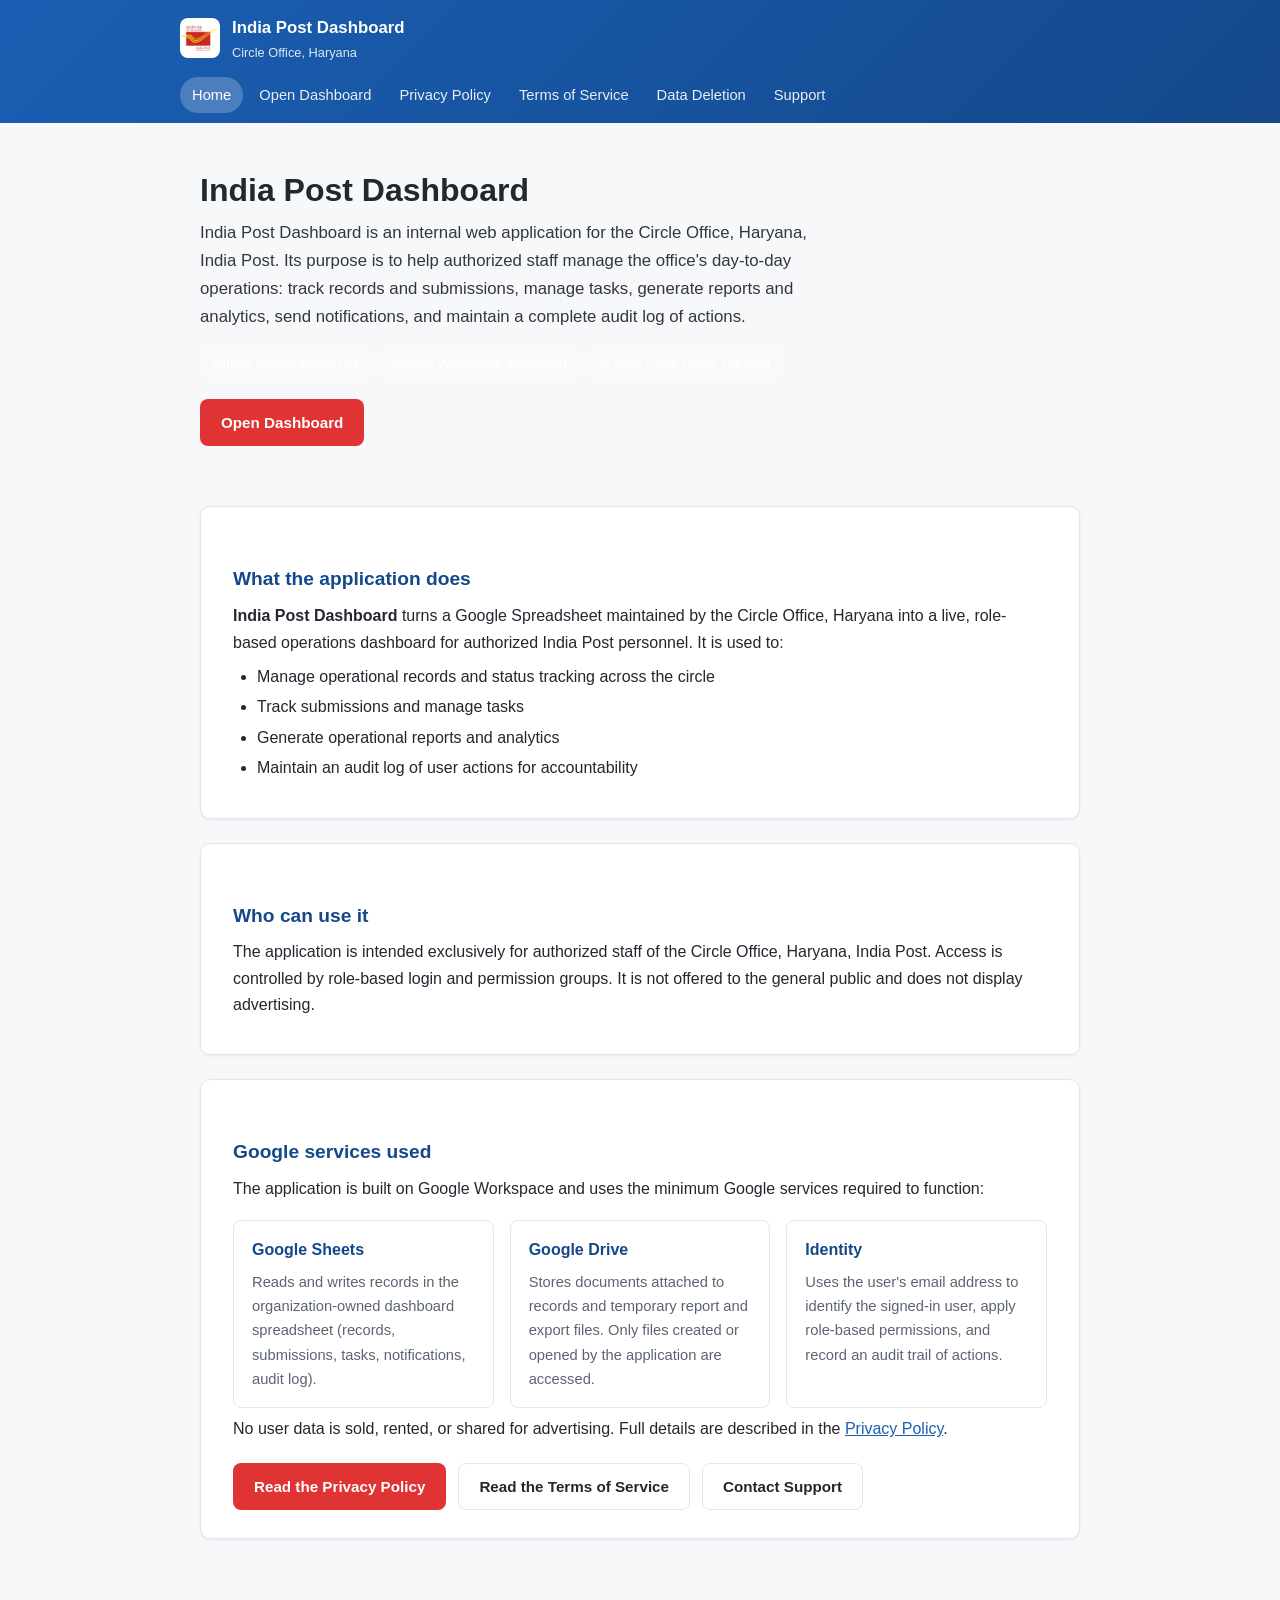
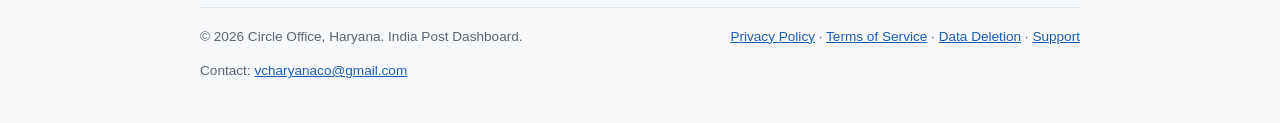
<file: docs/index.html>
<!DOCTYPE html>
<html lang="en">
<head>
<meta charset="utf-8">
<meta name="viewport" content="width=device-width, initial-scale=1">
<title>India Post Dashboard</title>
<meta name="description" content="India Post Dashboard is an internal operations dashboard for the Circle Office, Haryana, India Post. Authorized staff use it to manage records, track tasks, review reports, and monitor day-to-day operations.">
<meta name="application-name" content="India Post Dashboard">
<meta name="robots" content="index, follow">
<meta property="og:site_name" content="India Post Dashboard">
<meta property="og:title" content="India Post Dashboard">
<meta property="og:description" content="India Post Dashboard is an internal operations dashboard for the Circle Office, Haryana, India Post.">
<meta name="google-site-verification" content="db112fa8b7d5dd0c">
<link rel="stylesheet" href="assets/site.css">
<script type="application/ld+json">
{
  "@context": "https://schema.org",
  "@type": "WebApplication",
  "name": "India Post Dashboard",
  "applicationCategory": "BusinessApplication",
  "description": "India Post Dashboard is an internal operations dashboard for the Circle Office, Haryana, India Post. It helps authorized staff manage records, track submissions and tasks, generate reports and analytics, and maintain an audit log.",
  "publisher": {
    "@type": "Organization",
    "name": "Circle Office, Haryana, India Post"
  }
}
</script>
</head>
<body>
<a class="skip-link" href="#main">Skip to content</a>

<header class="site-header">
  <div class="site-header__bar">
    <a class="brand" href="index.html">
      <span class="brand__mark" aria-hidden="true">
      <img src="[data-uri]" alt="" width="40" height="40">
      </span>
      <span>
        India Post Dashboard
        <span class="brand__sub">Circle Office, Haryana</span>
      </span>
    </a>
  </div>
  <nav class="site-nav" aria-label="Primary">
    <a href="index.html" class="is-active">Home</a>
    <a href="app.html">Open Dashboard</a>
    <a href="https://www.dashboardharyana.site/privacy.html">Privacy Policy</a>
    <a href="https://www.dashboardharyana.site/terms.html">Terms of Service</a>
    <a href="https://www.dashboardharyana.site/data-deletion.html">Data Deletion</a>
    <a href="https://www.dashboardharyana.site/support.html">Support</a>
  </nav>
</header>

<section class="hero">
  <h1>India Post Dashboard</h1>
  <p>India Post Dashboard is an internal web application for the Circle Office, Haryana, India Post. Its purpose is to help authorized staff manage the office's day-to-day operations: track records and submissions, manage tasks, generate reports and analytics, send notifications, and maintain a complete audit log of actions.</p>
  <div class="hero__meta">
    <span class="badge">Official organizational use</span>
    <span class="badge">Google Workspace application</span>
    <span class="badge">© 2026 Circle Office, Haryana</span>
  </div>
  <div class="cta-row">
    <a class="btn btn--primary" href="app.html">Open Dashboard</a>
  </div>
</section>

<main id="main">
  <section class="card">
    <h2>What the application does</h2>
    <p><strong>India Post Dashboard</strong> turns a Google Spreadsheet maintained by the Circle Office, Haryana into a live, role-based operations dashboard for authorized India Post personnel. It is used to:</p>
    <ul>
      <li>Manage operational records and status tracking across the circle</li>
      <li>Track submissions and manage tasks</li>
      <li>Generate operational reports and analytics</li>
      <li>Maintain an audit log of user actions for accountability</li>
    </ul>
  </section>

  <section class="card">
    <h2>Who can use it</h2>
    <p>The application is intended exclusively for authorized staff of the Circle Office, Haryana, India Post. Access is controlled by role-based login and permission groups. It is not offered to the general public and does not display advertising.</p>
  </section>

  <section class="card">
    <h2>Google services used</h2>
    <p>The application is built on Google Workspace and uses the minimum Google services required to function:</p>
    <div class="feature-grid">
      <div class="feature">
        <h3>Google Sheets</h3>
        <p>Reads and writes records in the organization-owned dashboard spreadsheet (records, submissions, tasks, notifications, audit log).</p>
      </div>
      <div class="feature">
        <h3>Google Drive</h3>
        <p>Stores documents attached to records and temporary report and export files. Only files created or opened by the application are accessed.</p>
      </div>
      <div class="feature">
        <h3>Identity</h3>
        <p>Uses the user's email address to identify the signed-in user, apply role-based permissions, and record an audit trail of actions.</p>
      </div>
    </div>
    <p>No user data is sold, rented, or shared for advertising. Full details are described in the <a href="https://www.dashboardharyana.site/privacy.html">Privacy Policy</a>.</p>
    <div class="cta-row">
      <a class="btn btn--primary" href="https://www.dashboardharyana.site/privacy.html">Read the Privacy Policy</a>
      <a class="btn btn--ghost" href="https://www.dashboardharyana.site/terms.html">Read the Terms of Service</a>
      <a class="btn btn--ghost" href="https://www.dashboardharyana.site/support.html">Contact Support</a>
    </div>
  </section>
</main>

<footer class="site-footer">
  <div class="site-footer__inner">
    <span>© 2026 Circle Office, Haryana. India Post Dashboard.</span>
    <span><a href="https://www.dashboardharyana.site/privacy.html">Privacy Policy</a> · <a href="https://www.dashboardharyana.site/terms.html">Terms of Service</a> · <a href="https://www.dashboardharyana.site/data-deletion.html">Data Deletion</a> · <a href="https://www.dashboardharyana.site/support.html">Support</a></span>
    <span>Contact: <a href="mailto:vcharyanaco@gmail.com">vcharyanaco@gmail.com</a></span>
  </div>
</footer>
</body>
</html>
</file>
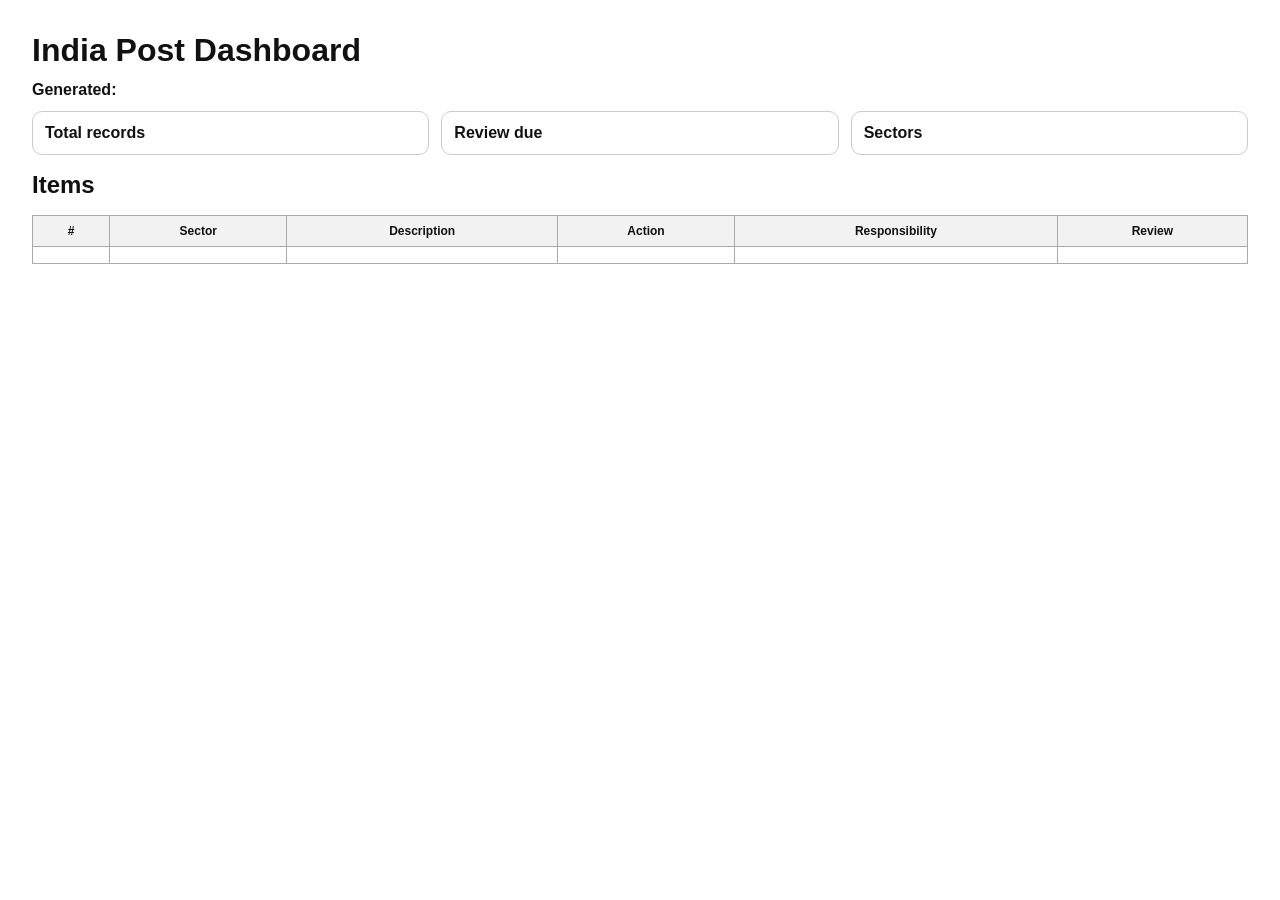
<file: ReportPdf.html>
<!DOCTYPE html>
<html>
<head>
  <meta charset="utf-8">
  <title>India Post Dashboard Report</title>
  <style>
    body { font-family: Arial, sans-serif; padding: 24px; color: #111; }
    h1,h2,h3 { margin: 0 0 12px; }
    table { width: 100%; border-collapse: collapse; margin-top: 16px; }
    th,td { border: 1px solid #aaa; padding: 8px; font-size: 12px; }
    th { background: #f2f2f2; }
    .header-row { margin-bottom: 12px; }
    .summary-grid { display: grid; grid-template-columns: repeat(3, 1fr); gap: 12px; margin-bottom: 16px; }
    .summary-card { padding: 12px; border: 1px solid #ccc; border-radius: 10px; }
  </style>
</head>
<body>
  <h1>India Post Dashboard</h1>
  <div class="header-row"><strong>Generated:</strong> <?= Utilities.formatDate(new Date(), Session.getScriptTimeZone(), 'dd MMM yyyy HH:mm') ?></div>
  <div class="summary-grid">
    <div class="summary-card"><strong>Total records</strong><div><?= data.summary.total || 0 ?></div></div>
    <div class="summary-card"><strong>Review due</strong><div><?= data.summary.flagged || 0 ?></div></div>
    <div class="summary-card"><strong>Sectors</strong><div><?= Object.keys(data.summary.sectors || {}).length ?></div></div>
  </div>
  <h2>Items</h2>
  <table>
    <thead><tr><th>#</th><th>Sector</th><th>Description</th><th>Action</th><th>Responsibility</th><th>Review</th></tr></thead>
    <tbody>
      <? for (var i = 0; i < (data.items || []).length; i++) { var item = data.items[i]; ?>
      <tr>
        <td><?= item.id ?></td>
        <td><?= item.sector ?></td>
        <td><?= item.description ?></td>
        <td><?= item.action ?></td>
        <td><?= item.responsibility ?></td>
        <td><?= item.reviewDate ?></td>
      </tr>
      <? } ?>
    </tbody>
  </table>
</body>
</html>
</file>
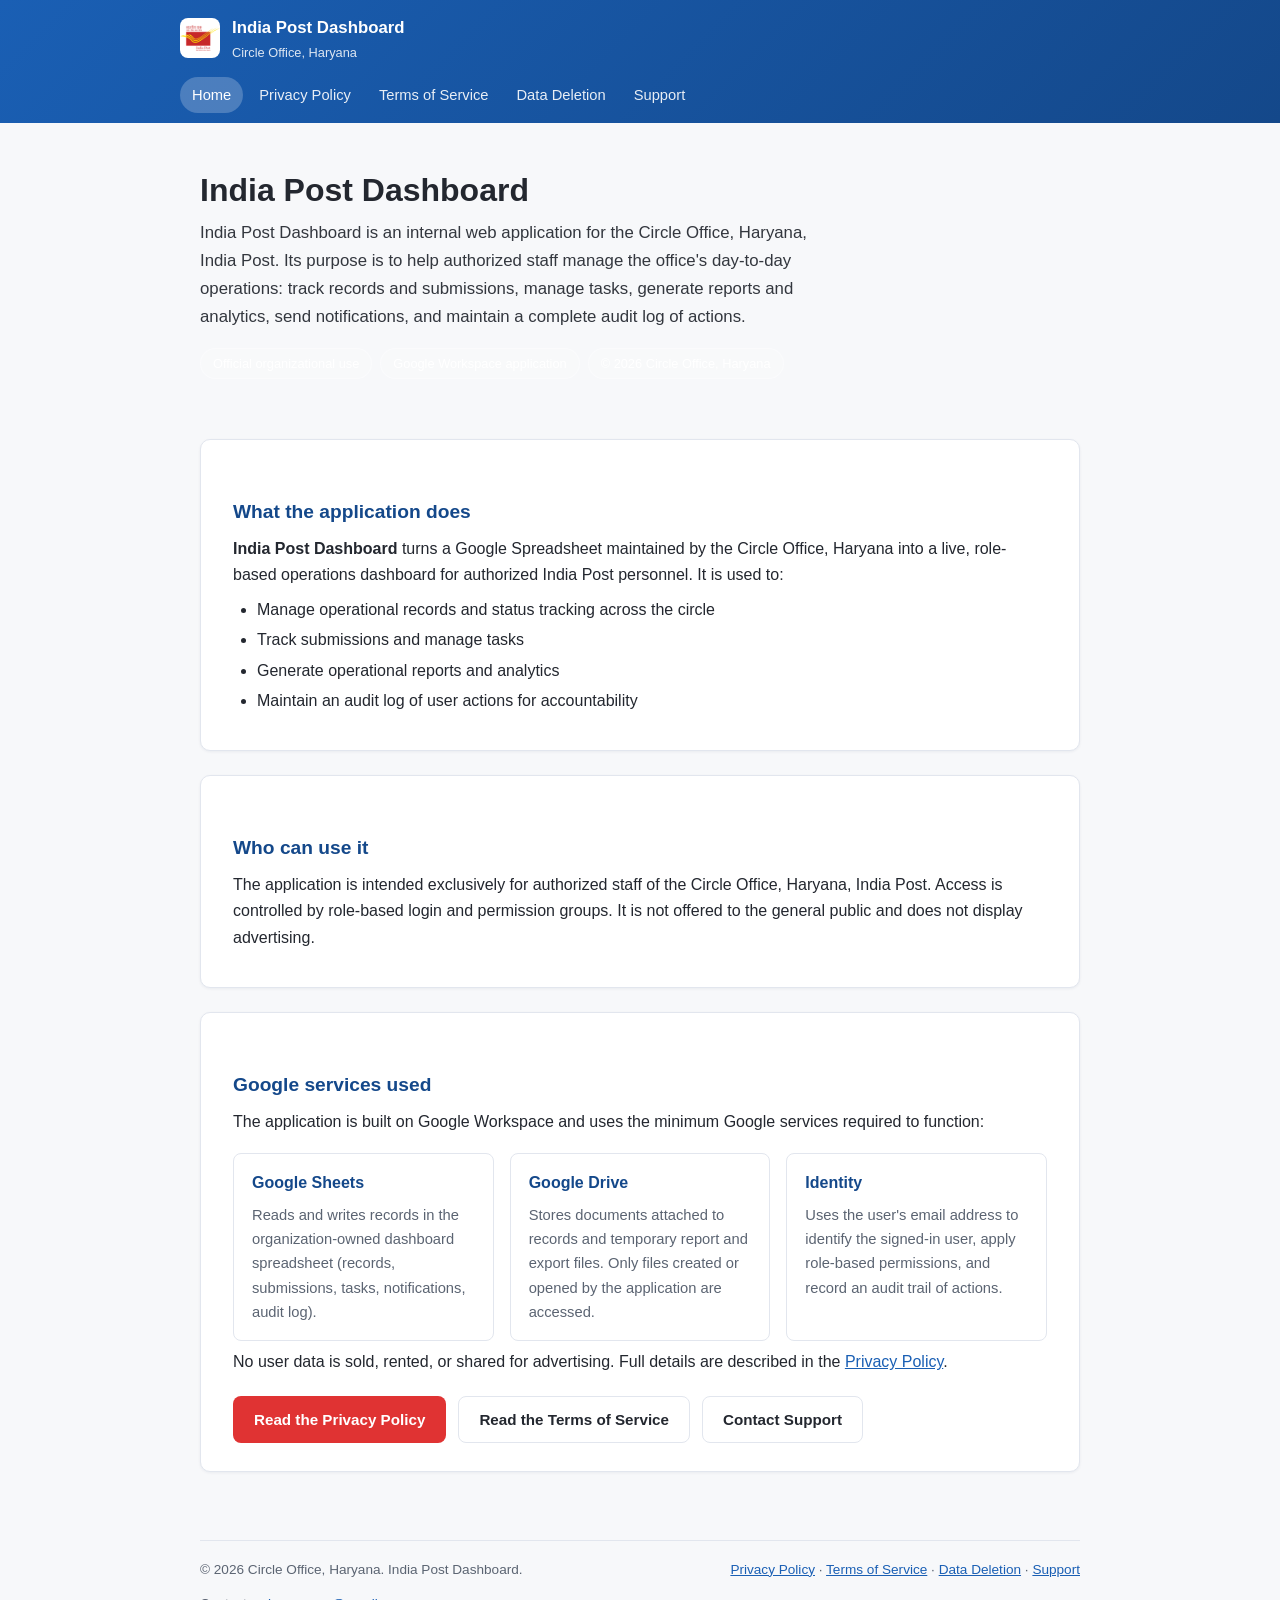
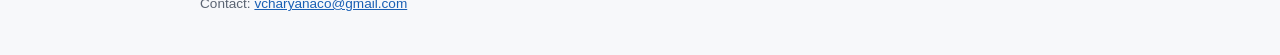
<file: docs/about.html>
<!DOCTYPE html>
<html lang="en">
<head>
<meta charset="utf-8">
<meta name="viewport" content="width=device-width, initial-scale=1">
<title>India Post Dashboard</title>
<meta name="description" content="India Post Dashboard is an internal operations dashboard for the Circle Office, Haryana, India Post. Authorized staff use it to manage records, track tasks, review reports, and monitor day-to-day operations.">
<meta name="application-name" content="India Post Dashboard">
<meta name="robots" content="index, follow">
<meta property="og:site_name" content="India Post Dashboard">
<meta property="og:title" content="India Post Dashboard">
<meta property="og:description" content="India Post Dashboard is an internal operations dashboard for the Circle Office, Haryana, India Post.">
<meta name="google-site-verification" content="db112fa8b7d5dd0c">
<link rel="stylesheet" href="assets/site.css">
<script type="application/ld+json">
{
  "@context": "https://schema.org",
  "@type": "WebApplication",
  "name": "India Post Dashboard",
  "applicationCategory": "BusinessApplication",
  "description": "India Post Dashboard is an internal operations dashboard for the Circle Office, Haryana, India Post. It helps authorized staff manage records, track submissions and tasks, generate reports and analytics, and maintain an audit log.",
  "publisher": {
    "@type": "Organization",
    "name": "Circle Office, Haryana, India Post"
  }
}
</script>
</head>
<body>
<a class="skip-link" href="#main">Skip to content</a>

<header class="site-header">
  <div class="site-header__bar">
    <a class="brand" href="index.html">
      <span class="brand__mark" aria-hidden="true">
      <img src="[data-uri]" alt="" width="40" height="40">
      </span>
      <span>
        India Post Dashboard
        <span class="brand__sub">Circle Office, Haryana</span>
      </span>
    </a>
  </div>
  <nav class="site-nav" aria-label="Primary">
    <a href="index.html" class="is-active">Home</a>
    <a href="https://www.dashboardharyana.site/privacy.html">Privacy Policy</a>
    <a href="https://www.dashboardharyana.site/terms.html">Terms of Service</a>
    <a href="https://www.dashboardharyana.site/data-deletion.html">Data Deletion</a>
    <a href="https://www.dashboardharyana.site/support.html">Support</a>
  </nav>
</header>

<section class="hero">
  <h1>India Post Dashboard</h1>
  <p>India Post Dashboard is an internal web application for the Circle Office, Haryana, India Post. Its purpose is to help authorized staff manage the office's day-to-day operations: track records and submissions, manage tasks, generate reports and analytics, send notifications, and maintain a complete audit log of actions.</p>
  <div class="hero__meta">
    <span class="badge">Official organizational use</span>
    <span class="badge">Google Workspace application</span>
    <span class="badge">© 2026 Circle Office, Haryana</span>
  </div>
</section>

<main id="main">
  <section class="card">
    <h2>What the application does</h2>
    <p><strong>India Post Dashboard</strong> turns a Google Spreadsheet maintained by the Circle Office, Haryana into a live, role-based operations dashboard for authorized India Post personnel. It is used to:</p>
    <ul>
      <li>Manage operational records and status tracking across the circle</li>
      <li>Track submissions and manage tasks</li>
      <li>Generate operational reports and analytics</li>
      <li>Maintain an audit log of user actions for accountability</li>
    </ul>
  </section>

  <section class="card">
    <h2>Who can use it</h2>
    <p>The application is intended exclusively for authorized staff of the Circle Office, Haryana, India Post. Access is controlled by role-based login and permission groups. It is not offered to the general public and does not display advertising.</p>
  </section>

  <section class="card">
    <h2>Google services used</h2>
    <p>The application is built on Google Workspace and uses the minimum Google services required to function:</p>
    <div class="feature-grid">
      <div class="feature">
        <h3>Google Sheets</h3>
        <p>Reads and writes records in the organization-owned dashboard spreadsheet (records, submissions, tasks, notifications, audit log).</p>
      </div>
      <div class="feature">
        <h3>Google Drive</h3>
        <p>Stores documents attached to records and temporary report and export files. Only files created or opened by the application are accessed.</p>
      </div>
      <div class="feature">
        <h3>Identity</h3>
        <p>Uses the user's email address to identify the signed-in user, apply role-based permissions, and record an audit trail of actions.</p>
      </div>
    </div>
    <p>No user data is sold, rented, or shared for advertising. Full details are described in the <a href="https://www.dashboardharyana.site/privacy.html">Privacy Policy</a>.</p>
    <div class="cta-row">
      <a class="btn btn--primary" href="https://www.dashboardharyana.site/privacy.html">Read the Privacy Policy</a>
      <a class="btn btn--ghost" href="https://www.dashboardharyana.site/terms.html">Read the Terms of Service</a>
      <a class="btn btn--ghost" href="https://www.dashboardharyana.site/support.html">Contact Support</a>
    </div>
  </section>
</main>

<footer class="site-footer">
  <div class="site-footer__inner">
    <span>© 2026 Circle Office, Haryana. India Post Dashboard.</span>
    <span><a href="https://www.dashboardharyana.site/privacy.html">Privacy Policy</a> · <a href="https://www.dashboardharyana.site/terms.html">Terms of Service</a> · <a href="https://www.dashboardharyana.site/data-deletion.html">Data Deletion</a> · <a href="https://www.dashboardharyana.site/support.html">Support</a></span>
    <span>Contact: <a href="mailto:vcharyanaco@gmail.com">vcharyanaco@gmail.com</a></span>
  </div>
</footer>
</body>
</html>
</file>
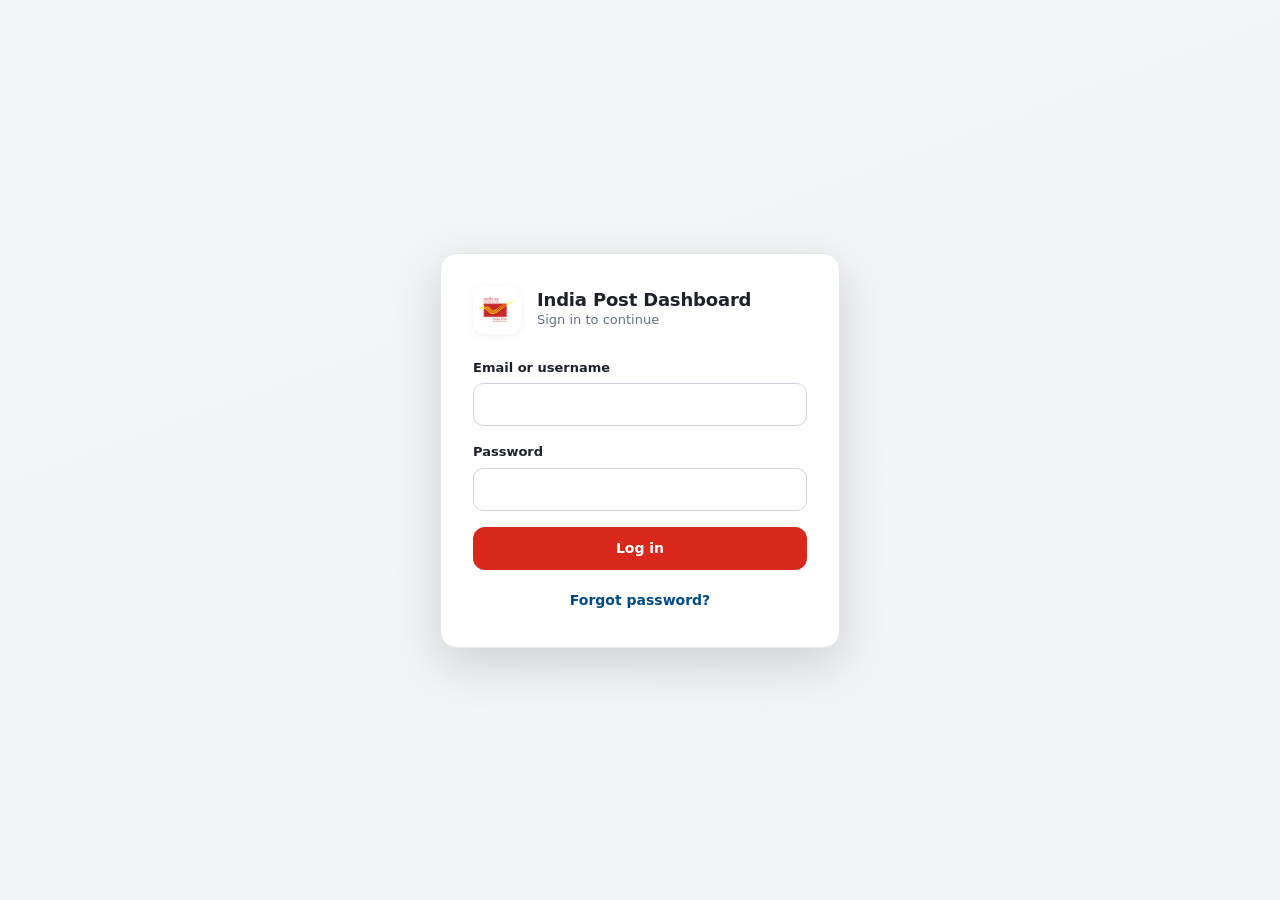
<file: docs/app.html>
<!DOCTYPE html>
<html lang="en">

<head>
  <meta charset="UTF-8">
  <meta name="viewport" content="width=device-width, initial-scale=1">
  <meta http-equiv="Cache-Control" content="no-cache, no-store, must-revalidate">
  <title>India Post Dashboard</title>
  <meta name="description" content="Operations and compliance tracker for Circle Office Haryana.">
  <link rel="manifest" href="manifest.json">
  <meta name="theme-color" content="#2563eb">
  <link rel="icon" href="[data-uri]">
    <link rel="stylesheet" href="assets/styles.css?v=2026.08.13.1502">
</head>

<body>

  <!-- Splash / loading screen -->
  <div id="splashScreen" class="splash" aria-live="polite" aria-label="Loading">
    <div class="splash-inner">
      <div class="splash-mark">
        <img src="[data-uri]" alt="India Post logo">
      </div>
      <div class="splash-title">India Post Dashboard</div>
      <div class="splash-caption">Circle Office Haryana</div>
      <div class="splash-loader" aria-hidden="true"><span></span><span></span><span></span></div>
    </div>
  </div>

    <script>
    /* India Post logo — one inline copy shared by the sidebar/login/about
       images (deduped to shrink the page; the splash keeps its literal
       src so it paints instantly before any JS runs). */
    window.APP_LOGO = '[data-uri]';
    function appLogoBoot() {
      var imgs = document.querySelectorAll('.app-logo-img');
      for (var i = 0; i < imgs.length; i++) imgs[i].src = window.APP_LOGO;
    }
    if (document.readyState === 'loading') document.addEventListener('DOMContentLoaded', appLogoBoot);
    else appLogoBoot();
  </script>

<a href="#main-content" class="skip-link">Skip to main content</a>

  <div class="app-shell" id="appShell">
    <!-- ============================ SIDEBAR ============================ -->
    <aside class="sidebar" id="sidebar" aria-label="Sidebar">
      <div class="sidebar-brand">
        <div class="brand-mark" aria-label="India Post logo">
          <img class="app-logo-img" src="data:," alt="India Post logo">
        </div>
        <div class="brand-text">
          <div class="brand-name">India Post Dashboard</div>
          <div class="brand-subtitle">Circle Office Haryana</div>
        </div>
        <button id="sidebarCollapse" class="icon-btn sidebar-collapse" type="button" onclick="toggleSidebar()" aria-label="Collapse sidebar" title="Collapse sidebar">
          <svg viewBox="0 0 24 24" width="18" height="18" fill="none" stroke="currentColor" stroke-width="2" stroke-linecap="round" stroke-linejoin="round"><polyline points="15 18 9 12 15 6"></polyline></svg>
        </button>
      </div>

      <div class="sidebar-section-label">Menu</div>
      <nav class="sidebar-nav" aria-label="Main navigation">
        <button class="nav-item active" data-tab="dashboard" onclick="openTab('dashboard')" aria-current="page">
          <svg viewBox="0 0 24 24" width="20" height="20" fill="none" stroke="currentColor" stroke-width="2" stroke-linecap="round" stroke-linejoin="round"><rect x="3" y="3" width="7" height="9"></rect><rect x="14" y="3" width="7" height="5"></rect><rect x="14" y="12" width="7" height="9"></rect><rect x="3" y="16" width="7" height="5"></rect></svg>
          <span>Dashboard</span>
        </button>
        <button class="nav-item" data-tab="analytics" onclick="openTab('analytics')">
          <svg viewBox="0 0 24 24" width="20" height="20" fill="none" stroke="currentColor" stroke-width="2" stroke-linecap="round" stroke-linejoin="round"><line x1="18" y1="20" x2="18" y2="10"></line><line x1="12" y1="20" x2="12" y2="4"></line><line x1="6" y1="20" x2="6" y2="14"></line></svg>
          <span>Analytics</span>
        </button>
        <button class="nav-item" data-tab="audit" onclick="openTab('audit')">
          <svg viewBox="0 0 24 24" width="20" height="20" fill="none" stroke="currentColor" stroke-width="2" stroke-linecap="round" stroke-linejoin="round"><path d="M13 2L3 14h9l-1 8 10-12h-9l1-8z"></path></svg>
          <span>Audit Log</span>
        </button>
        <button class="nav-item" data-tab="reports" onclick="openTab('reports')">
          <svg viewBox="0 0 24 24" width="20" height="20" fill="none" stroke="currentColor" stroke-width="2" stroke-linecap="round" stroke-linejoin="round"><path d="M14 2H6a2 2 0 0 0-2 2v16a2 2 0 0 0 2 2h12a2 2 0 0 0 2-2V8z"></path><polyline points="14 2 14 8 20 8"></polyline></svg>
          <span>Reports</span>
        </button>
        <button class="nav-item" data-tab="tasks" onclick="openTab('tasks')">
          <svg viewBox="0 0 24 24" width="20" height="20" fill="none" stroke="currentColor" stroke-width="2" stroke-linecap="round" stroke-linejoin="round"><path d="M9 11l3 3L22 4"></path><path d="M21 12v7a2 2 0 0 1-2 2H5a2 2 0 0 1-2-2V5a2 2 0 0 1 2-2h11"></path></svg>
          <span>Tasks</span>
        </button>
        <button class="nav-item" data-tab="settings" onclick="openTab('settings')">
          <svg viewBox="0 0 24 24" width="20" height="20" fill="none" stroke="currentColor" stroke-width="2" stroke-linecap="round" stroke-linejoin="round"><circle cx="12" cy="12" r="3"></circle><path d="M19.4 15a1.65 1.65 0 0 0 .33 1.82l.06.06a2 2 0 0 1 0 2.83 2 2 0 0 1-2.83 0l-.06-.06a1.65 1.65 0 0 0-1.82-.33 1.65 1.65 0 0 0-1 1.51V21a2 2 0 0 1-2 2 2 2 0 0 1-2-2v-.09A1.65 1.65 0 0 0 9 19.4a1.65 1.65 0 0 0-1.82.33l-.06.06a2 2 0 0 1-2.83 0 2 2 0 0 1 0-2.83l.06-.06a1.65 1.65 0 0 0 .33-1.82 1.65 1.65 0 0 0-1.51-1H3a2 2 0 0 1-2-2 2 2 0 0 1 2-2h.09A1.65 1.65 0 0 0 4.6 9a1.65 1.65 0 0 0-.33-1.82l-.06-.06a2 2 0 0 1 0-2.83 2 2 0 0 1 2.83 0l.06.06a1.65 1.65 0 0 0 1.82.33H9a1.65 1.65 0 0 0 1-1.51V3a2 2 0 0 1 2-2 2 2 0 0 1 2 2v.09a1.65 1.65 0 0 0 1 1.51 1.65 1.65 0 0 0 1.82-.33l.06-.06a2 2 0 0 1 2.83 0 2 2 0 0 1 0 2.83l-.06.06a1.65 1.65 0 0 0-.33 1.82V9a1.65 1.65 0 0 0 1.51 1H21a2 2 0 0 1 2 2 2 2 0 0 1-2 2h-.09a1.65 1.65 0 0 0-1.51 1z"></path></svg>
          <span>Settings</span>
        </button>
      </nav>

      <div class="sidebar-footer">
        <div class="version-chip" id="versionChip" title="App version">v1.0.0</div>
        <div class="sidebar-credit">Designed &amp; maintained by Circle Office, Haryana</div>
      </div>
    </aside>

    <div id="sidebarBackdrop" class="sidebar-backdrop" onclick="toggleSidebar()" aria-hidden="true"></div>

    <!-- ============================ MAIN ============================ -->
    <div class="app-main">
      <header class="topbar">
        <div class="topbar-left">
          <button id="sidebarToggle" class="icon-btn" type="button" onclick="toggleSidebar()" aria-label="Toggle sidebar" title="Toggle sidebar">
            <svg viewBox="0 0 24 24" width="20" height="20" fill="none" stroke="currentColor" stroke-width="2" stroke-linecap="round" stroke-linejoin="round"><line x1="3" y1="12" x2="21" y2="12"></line><line x1="3" y1="6" x2="21" y2="6"></line><line x1="3" y1="18" x2="21" y2="18"></line></svg>
          </button>
          <div class="topbar-search">
            <svg viewBox="0 0 24 24" width="18" height="18" fill="none" stroke="currentColor" stroke-width="2" stroke-linecap="round" stroke-linejoin="round" aria-hidden="true"><circle cx="11" cy="11" r="8"></circle><line x1="21" y1="21" x2="16.65" y2="16.65"></line></svg>
            <input id="searchInput" type="search" placeholder="Search records..." aria-label="Global search" autocomplete="off">
            <kbd class="search-kbd" aria-hidden="true">Ctrl K</kbd>
          </div>
          <div class="live-clock" id="liveClock" title="Live time (12-hour)" aria-hidden="true">--:--:-- --</div>
        </div>

        <div class="topbar-actions">
          <div class="notif-menu" id="notifMenu">
            <button id="notifTrigger" class="icon-btn notif-bell" type="button" onclick="toggleNotifications()" aria-haspopup="true" aria-expanded="false" aria-label="Notifications">
              <svg viewBox="0 0 24 24" width="20" height="20" fill="none" stroke="currentColor" stroke-width="2" stroke-linecap="round" stroke-linejoin="round"><path d="M18 8A6 6 0 0 0 6 8c0 7-3 9-3 9h18s-3-2-3-9"></path><path d="M13.73 21a2 2 0 0 1-3.46 0"></path></svg>
              <span id="notifBadge" class="notif-badge hidden" aria-hidden="true">0</span>
            </button>
            <div class="notif-panel hidden" id="notifPanel" role="menu" aria-label="Notifications">
              <div class="notif-panel-head">
                <span class="text-subheading">Notifications</span>
                <div style="display:flex;gap:4px;">
                  <button class="btn btn-ghost btn-small" type="button" onclick="markAllNotificationsRead()">Mark all read</button>
                  <button class="btn btn-ghost btn-small" type="button" onclick="clearAllNotifications()" style="color:var(--danger,#dc3545);">Clear all</button>
                </div>
              </div>
              <ul class="notif-list" id="notifList"></ul>
              <div class="notif-empty hidden" id="notifEmpty">You're all caught up.</div>
            </div>
          </div>

          <button id="themeToggle" class="icon-btn" type="button" onclick="toggleDarkMode()" aria-label="Toggle dark mode" title="Toggle dark mode">
            <svg id="iconMoon" viewBox="0 0 24 24" width="20" height="20" fill="none" stroke="currentColor" stroke-width="2" stroke-linecap="round" stroke-linejoin="round"><path d="M21 12.79A9 9 0 1 1 11.21 3 7 7 0 0 0 21 12.79z"></path></svg>
            <svg id="iconSun" viewBox="0 0 24 24" width="20" height="20" fill="none" stroke="currentColor" stroke-width="2" stroke-linecap="round" stroke-linejoin="round" class="hidden"><circle cx="12" cy="12" r="5"></circle><line x1="12" y1="1" x2="12" y2="3"></line><line x1="12" y1="21" x2="12" y2="23"></line><line x1="4.22" y1="4.22" x2="5.64" y2="5.64"></line><line x1="18.36" y1="18.36" x2="19.78" y2="19.78"></line><line x1="1" y1="12" x2="3" y2="12"></line><line x1="21" y1="12" x2="23" y2="12"></line><line x1="4.22" y1="19.78" x2="5.64" y2="18.36"></line><line x1="18.36" y1="5.64" x2="19.78" y2="4.22"></line></svg>
          </button>

          <div class="profile-menu" id="profileMenu">
            <button id="profileTrigger" class="profile-trigger" type="button" onclick="toggleProfileMenu()" aria-haspopup="menu" aria-expanded="false" aria-label="Account menu">
              <span class="avatar" id="profileAvatar" aria-hidden="true">?</span>
              <span class="profile-info">
                <span class="profile-name" id="profileName">Signing inâ€¦</span>
                <span class="profile-role" id="profileRole">â€”</span>
              </span>
              <svg viewBox="0 0 24 24" width="16" height="16" fill="none" stroke="currentColor" stroke-width="2" stroke-linecap="round" stroke-linejoin="round" aria-hidden="true"><polyline points="6 9 12 15 18 9"></polyline></svg>
            </button>
            <div class="profile-dropdown" id="profileDropdown" role="menu">
              <div class="profile-dropdown-head">
                <span class="profile-dropdown-email" id="profileEmail">Not signed in</span>
                <span class="badge" id="profileRoleBadge" data-tone="muted">Guest</span>
              </div>
              <button class="profile-item" type="button" role="menuitem" onclick="openAbout()">
                <svg viewBox="0 0 24 24" width="16" height="16" fill="none" stroke="currentColor" stroke-width="2" stroke-linecap="round" stroke-linejoin="round"><circle cx="12" cy="12" r="10"></circle><line x1="12" y1="16" x2="12" y2="12"></line><line x1="12" y1="8" x2="12.01" y2="8"></line></svg>
                About
              </button>
              <button class="profile-item" type="button" role="menuitem" onclick="logout()">
                <svg viewBox="0 0 24 24" width="16" height="16" fill="none" stroke="currentColor" stroke-width="2" stroke-linecap="round" stroke-linejoin="round"><path d="M9 21H5a2 2 0 0 1-2-2V5a2 2 0 0 1 2-2h4"></path><polyline points="16 17 21 12 16 7"></polyline><line x1="21" y1="12" x2="9" y2="12"></line></svg>
                Log out
              </button>
            </div>
          </div>
        </div>
      </header>

      <main class="main-content" id="mainContent">
        <div id="offlineBanner" class="banner banner-warning hidden" role="alert">
          <svg viewBox="0 0 24 24" width="18" height="18" fill="none" stroke="currentColor" stroke-width="2" stroke-linecap="round" stroke-linejoin="round"><path d="M10.29 3.86L1.82 18a2 2 0 0 0 1.71 3h16.94a2 2 0 0 0 1.71-3L13.71 3.86a2 2 0 0 0-3.42 0z"></path><line x1="12" y1="9" x2="12" y2="13"></line><line x1="12" y1="17" x2="12.01" y2="17"></line></svg>
          <span id="offlineLabel">You appear to be offline. Some actions may not work until your connection returns.</span>
        </div>
        <div id="messagePanel" class="banner banner-danger hidden"></div>

        <!-- ============================ DASHBOARD ============================ -->
        <section id="dashboard" class="tab-panel active" aria-labelledby="dashboardTitle">
          <div class="section-header">
            <div>
              <h2 class="text-heading" id="dashboardTitle">Live Dashboard</h2>
              <p class="section-copy">View live items, search across sectors, and update records if you have access.</p>
            </div>
            <div class="section-actions">
              <button id="addButton" class="btn btn-primary" type="button" onclick="addNewItem()">
                <svg viewBox="0 0 24 24" width="16" height="16" fill="none" stroke="currentColor" stroke-width="2" stroke-linecap="round" stroke-linejoin="round"><line x1="12" y1="5" x2="12" y2="19"></line><line x1="5" y1="12" x2="19" y2="12"></line></svg>
                Add item
              </button>
              <button class="btn btn-secondary" type="button" onclick="refreshData()" data-tip="Reload data from the spreadsheet">
                <svg viewBox="0 0 24 24" width="16" height="16" fill="none" stroke="currentColor" stroke-width="2" stroke-linecap="round" stroke-linejoin="round"><polyline points="23 4 23 10 17 10"></polyline><polyline points="1 20 1 14 7 14"></polyline><path d="M3.51 9a9 9 0 0 1 14.85-3.36L23 10M1 14l4.64 4.36A9 9 0 0 0 20.49 15"></path></svg>
                Refresh
              </button>
              <div class="view-toggle" role="group" aria-label="Dashboard view">
                <button id="viewCardsBtn" class="btn btn-ghost btn-small active" type="button" onclick="toggleDashboardView('cards')">Cards</button>
                <button id="viewTableBtn" class="btn btn-ghost btn-small" type="button" onclick="toggleDashboardView('table')">Table</button>
              </div>
              <button class="btn btn-secondary" type="button" onclick="openColumnDialog()">
                <svg viewBox="0 0 24 24" width="16" height="16" fill="none" stroke="currentColor" stroke-width="2" stroke-linecap="round" stroke-linejoin="round"><circle cx="12" cy="12" r="3"></circle><path d="M19.4 15a1.65 1.65 0 0 0 .33 1.82l.06.06a2 2 0 0 1 0 2.83 2 2 0 0 1-2.83 0l-.06-.06a1.65 1.65 0 0 0-1.82-.33 1.65 1.65 0 0 0-1 1.51V21a2 2 0 0 1-2 2 2 2 0 0 1-2-2v-.09A1.65 1.65 0 0 0 9 19.4a1.65 1.65 0 0 0-1.82.33l-.06.06a2 2 0 0 1-2.83 0 2 2 0 0 1 0-2.83l.06-.06A1.65 1.65 0 0 0 4.6 15a1.65 1.65 0 0 0-1.51-1H2a2 2 0 0 1-2-2 2 2 0 0 1 2-2h.09A1.65 1.65 0 0 0 4.6 9a1.65 1.65 0 0 0-.33-1.82l-.06-.06a2 2 0 0 1 0-2.83 2 2 0 0 1 2.83 0l.06.06A1.65 1.65 0 0 0 9 4.6a1.65 1.65 0 0 0 1-1.51V2a2 2 0 0 1 2-2 2 2 0 0 1 2 2v.09a1.65 1.65 0 0 0 1 1.51 1.65 1.65 0 0 0 1.82-.33l.06-.06a2 2 0 0 1 2.83 0 2 2 0 0 1 0 2.83l-.06.06a1.65 1.65 0 0 0-.33 1.82V9a1.65 1.65 0 0 0 1.51 1H21a2 2 0 0 1 2 2 2 2 0 0 1-2 2h-.09a1.65 1.65 0 0 0-1.51 1z"></path></svg>
                Customize
              </button>
              <button id="meetingNotesBtn" class="btn btn-secondary" type="button" onclick="openMeetingNotes()" style="display:none;">
                <svg viewBox="0 0 24 24" width="16" height="16" fill="none" stroke="currentColor" stroke-width="2" stroke-linecap="round" stroke-linejoin="round"><path d="M12 3l1.9 5.8H20l-4.9 3.6L17 18l-5-3.6L7 18l1.9-5.6L4 8.8h6.1z"></path><path d="M20 16l.7 2.1 2.3.6-2.3.6L20 21.4l-.7-2.1-2.3-.6 2.3-.6z"></path></svg>
                Meeting Notes
              </button>
            </div>
          </div>

          <div class="kpi-grid" id="summaryCards">
            <div class="kpi-card kpi-skeleton" aria-hidden="true"><div class="skeleton-bar" style="width:40%"></div><div class="skeleton-bar" style="width:60%;height:30px"></div></div>
            <div class="kpi-card kpi-skeleton" aria-hidden="true"><div class="skeleton-bar" style="width:40%"></div><div class="skeleton-bar" style="width:60%;height:30px"></div></div>
            <div class="kpi-card kpi-skeleton" aria-hidden="true"><div class="skeleton-bar" style="width:40%"></div><div class="skeleton-bar" style="width:60%;height:30px"></div></div>
          </div>

          <div class="filters-row">
            <div class="filter-chips" id="filterChips" aria-live="polite"></div>
            <div class="filters-controls">
              <button id="resetFiltersBtn" class="btn btn-ghost btn-small hidden" type="button" onclick="resetFilters()">Clear filters</button>
              <select id="sectorFilter" class="select" aria-label="Filter by sector" onchange="handleSectorFilterChange()">
                <option value="">All sectors</option>
              </select>
              <select id="sortFilter" class="select select-sort" aria-label="Sort records" onchange="handleSortChange()">
                <option value="">Sort: Default</option>
                <option value="sector">Sector</option>
                <option value="entryDate">Entry date</option>
                <option value="reviewDate">Review date</option>
                <option value="responsibility">Responsibility</option>
              </select>
              <button id="sortDirBtn" class="btn btn-ghost btn-small" type="button" onclick="toggleSortDir()" aria-label="Sort ascending" title="Ascending">&#8593;</button>
            </div>
          </div>

          <div id="dashboardCards" class="cards-grid"></div>

          <div id="dashboardTableWrap" class="table-card hidden">
            <div class="table-scroll" tabindex="0" aria-label="Records table">
              <table class="data-table" id="dashboardTable">
                <thead><tr>
                  <th data-col="id" data-dash-sort="id">ID</th>
                  <th data-col="sector" data-dash-sort="sector">Sector</th>
                  <th data-col="description" data-dash-sort="description">Description</th>
                  <th data-col="entryDate" data-dash-sort="entryDate">Entry date</th>
                  <th data-col="action" data-dash-sort="action">Action</th>
                  <th data-col="reviewDate" data-dash-sort="reviewDate">Review date</th>
                  <th data-col="status">Status</th>
                  <th data-col="actions" class="dash-actions-col">Actions</th>
                </tr></thead>
                <tbody></tbody>
              </table>
            </div>
            <div class="table-footer">
              <span class="table-summary" id="dashboardTableSummary"></span>
            </div>
          </div>

          <div class="pagination" id="paginationBar" aria-label="Pagination"></div>
        </section>

        <!-- ============================ ANALYTICS ============================ -->
        <section id="analytics" class="tab-panel hidden" aria-labelledby="analyticsTitle">
          <div class="section-header">
            <div>
              <h2 class="text-heading" id="analyticsTitle">Analytics</h2>
              <p class="section-copy">Key metrics and trends for the operations team.</p>
            </div>
          </div>
          <div class="analytics-grid" id="analyticsCards"></div>
          <div class="analytics-report" id="analyticsReport"></div>
        </section>

        <!-- ============================ AUDIT ============================ -->
        <section id="audit" class="tab-panel hidden" aria-labelledby="auditTitle">
          <div class="section-header">
            <div>
              <h2 class="text-heading" id="auditTitle">Audit Log</h2>
              <p class="section-copy">User actions and changes are tracked here.</p>
            </div>
            <div class="section-actions">
              <button class="btn btn-secondary" type="button" onclick="copyAudit()" data-tip="Copy audit log to clipboard">
                <svg viewBox="0 0 24 24" width="16" height="16" fill="none" stroke="currentColor" stroke-width="2" stroke-linecap="round" stroke-linejoin="round"><rect x="9" y="9" width="13" height="13" rx="2" ry="2"></rect><path d="M5 15H4a2 2 0 0 1-2-2V4a2 2 0 0 1 2-2h9a2 2 0 0 1 2 2v1"></path></svg>
                Copy
              </button>
              <button class="btn btn-secondary" type="button" onclick="downloadAuditCsv()" data-tip="Download audit log as CSV">
                <svg viewBox="0 0 24 24" width="16" height="16" fill="none" stroke="currentColor" stroke-width="2" stroke-linecap="round" stroke-linejoin="round"><path d="M21 15v4a2 2 0 0 1-2 2H5a2 2 0 0 1-2-2v-4"></path><polyline points="7 10 12 15 17 10"></polyline><line x1="12" y1="15" x2="12" y2="3"></line></svg>
                CSV
              </button>
              <button class="btn btn-secondary" type="button" onclick="printAudit()" data-tip="Print audit log">
                <svg viewBox="0 0 24 24" width="16" height="16" fill="none" stroke="currentColor" stroke-width="2" stroke-linecap="round" stroke-linejoin="round"><polyline points="6 9 6 2 18 2 18 9"></polyline><path d="M6 18H4a2 2 0 0 1-2-2v-5a2 2 0 0 1 2-2h16a2 2 0 0 1 2 2v5a2 2 0 0 1-2 2h-2"></path><rect x="6" y="14" width="12" height="8"></rect></svg>
                Print
              </button>
              <button class="btn btn-danger hidden" id="deleteAuditBtn" type="button" onclick="deleteAuditRows()" data-tip="Delete the selected audit entries" disabled>
                <svg viewBox="0 0 24 24" width="16" height="16" fill="none" stroke="currentColor" stroke-width="2" stroke-linecap="round" stroke-linejoin="round"><polyline points="3 6 5 6 21 6"></polyline><path d="M19 6v14a2 2 0 0 1-2 2H7a2 2 0 0 1-2-2V6m3 0V4a2 2 0 0 1 2-2h4a2 2 0 0 1 2 2v2"></path><line x1="10" y1="11" x2="10" y2="17"></line><line x1="14" y1="11" x2="14" y2="17"></line></svg>
                Delete selected
              </button>
              <button class="btn btn-danger hidden" id="clearAuditBtn" type="button" onclick="clearAuditLog()" data-tip="Delete the entire audit log">
                <svg viewBox="0 0 24 24" width="16" height="16" fill="none" stroke="currentColor" stroke-width="2" stroke-linecap="round" stroke-linejoin="round"><polyline points="3 6 5 6 21 6"></polyline><path d="M19 6v14a2 2 0 0 1-2 2H7a2 2 0 0 1-2-2V6m3 0V4a2 2 0 0 1 2-2h4a2 2 0 0 1 2 2v2"></path><line x1="10" y1="11" x2="10" y2="17"></line><line x1="14" y1="11" x2="14" y2="17"></line></svg>
                Clear log
              </button>
            </div>
          </div>
          <div class="table-card">
            <div class="table-scroll" tabindex="0" aria-label="Audit log table">
              <table class="data-table" id="auditTable">
                <thead><tr>
                  <th class="audit-check-col">
                    <input type="checkbox" id="auditSelectAll" onclick="toggleAuditSelectAll()" aria-label="Select all audit entries">
                  </th>
                  <th data-sort="timestamp" aria-sort="descending">Time</th>
                  <th data-sort="user">User</th>
                  <th data-sort="action">Action</th>
                  <th data-sort="recordId">Record</th>
                  <th data-sort="details">Details</th>
                </tr></thead>
                <tbody></tbody>
              </table>
            </div>
            <div class="table-footer">
              <span class="table-summary" id="auditSummary"></span>
              <div class="audit-pager" id="auditPager"></div>
            </div>
          </div>
        </section>

        <!-- ============================ REPORTS ============================ -->
        <section id="reports" class="tab-panel hidden" aria-labelledby="reportsTitle">
          <div class="section-header">
            <div>
              <h2 class="text-heading" id="reportsTitle">Reports</h2>
              <p class="section-copy">Export summaries, print reports, or create a Google Sheets report.</p>
            </div>
          </div>
          <div class="report-actions">
            <div class="field" style="min-width:180px;">
              <label for="reportTemplate">Template</label>
              <select id="reportTemplate" class="select" onchange="renderReportPreview()">
                <option value="summary">Summary</option>
                <option value="detailed">Detailed</option>
                <option value="flagged">Flagged only</option>
              </select>
            </div>
            <div class="menu-dropdown">
              <button class="btn btn-primary" type="button" onclick="toggleDropdown(this)" data-tip="Print the report">
                <svg viewBox="0 0 24 24" width="16" height="16" fill="none" stroke="currentColor" stroke-width="2" stroke-linecap="round" stroke-linejoin="round"><polyline points="6 9 6 2 18 2 18 9"></polyline><path d="M6 18H4a2 2 0 0 1-2-2v-5a2 2 0 0 1 2-2h16a2 2 0 0 1 2 2v5a2 2 0 0 1-2 2h-2"></path><rect x="6" y="14" width="12" height="8"></rect></svg>
                Print report
              </button>
              <span class="menu-dropdown-menu">
                <button class="menu-dropdown-item" type="button" onclick="closeDropdowns(); printReport(true);">With submissions</button>
                <button class="menu-dropdown-item" type="button" onclick="closeDropdowns(); printReport(false);">Without submissions</button>
              </span>
            </div>
            <button class="btn btn-secondary" type="button" onclick="exportSpreadsheet()">
              <svg viewBox="0 0 24 24" width="16" height="16" fill="none" stroke="currentColor" stroke-width="2" stroke-linecap="round" stroke-linejoin="round"><path d="M21 15v4a2 2 0 0 1-2 2H5a2 2 0 0 1-2-2v-4"></path><polyline points="7 10 12 15 17 10"></polyline><line x1="12" y1="15" x2="12" y2="3"></line></svg>
              Export to Excel
            </button>
            <button class="btn btn-secondary" type="button" onclick="downloadPdf()">
              <svg viewBox="0 0 24 24" width="16" height="16" fill="none" stroke="currentColor" stroke-width="2" stroke-linecap="round" stroke-linejoin="round"><path d="M14 2H6a2 2 0 0 0-2 2v16a2 2 0 0 0 2 2h12a2 2 0 0 0 2-2V8z"></path><polyline points="14 2 14 8 20 8"></polyline></svg>
              Download PDF
            </button>
            <button class="btn btn-secondary" type="button" onclick="openEmailReportDialog()">
              <svg viewBox="0 0 24 24" width="16" height="16" fill="none" stroke="currentColor" stroke-width="2" stroke-linecap="round" stroke-linejoin="round"><path d="M4 4h16c1.1 0 2 .9 2 2v12c0 1.1-.9 2-2 2H4c-1.1 0-2-.9-2-2V6c0-1.1.9-2 2-2z"></path><polyline points="22,6 12,13 2,6"></polyline></svg>
              Send via Email
            </button>
            <button class="btn btn-secondary" type="button" onclick="downloadReportCsv()">
              <svg viewBox="0 0 24 24" width="16" height="16" fill="none" stroke="currentColor" stroke-width="2" stroke-linecap="round" stroke-linejoin="round"><line x1="12" y1="1" x2="12" y2="23"></line><path d="M17 5H9.5a3.5 3.5 0 0 0 0 7h5a3.5 3.5 0 0 1 0 7H6"></path></svg>
              CSV
            </button>
          </div>
          <div class="report-preview" id="reportPreview"></div>
        </section>

        <!-- ============================ SETTINGS ============================ -->
        <section id="settings" class="tab-panel hidden" aria-labelledby="settingsTitle">
          <div class="section-header">
            <div>
              <h2 class="text-heading" id="settingsTitle">Settings</h2>
              <p class="section-copy">App-level settings and admin controls.</p>
            </div>
          </div>

          <div id="mustChangeBanner" class="banner banner-warning hidden">You must set a new password before continuing.</div>

          <div class="settings-grid">
            <div class="settings-card">
              <div class="settings-card-head">
                <h3 class="text-subheading">Change password</h3>
                <p class="section-copy">Update the password you use to sign in.</p>
              </div>
              <form id="changePasswordForm" class="form" novalidate onsubmit="handleChangePassword(event)">
                <div class="field">
                  <label for="changeCurrentPassword">Current password</label>
                  <input id="changeCurrentPassword" type="password" class="input" autocomplete="current-password">
                  <span class="field-error" data-for="changeCurrentPassword"></span>
                </div>
                <div class="field">
                  <label for="changeNewPassword">New password</label>
                  <input id="changeNewPassword" type="password" class="input" autocomplete="new-password">
                  <span class="field-error" data-for="changeNewPassword"></span>
                </div>
                <div class="field">
                  <label for="changeConfirmPassword">Confirm new password</label>
                  <input id="changeConfirmPassword" type="password" class="input" autocomplete="new-password">
                  <span class="field-error" data-for="changeConfirmPassword"></span>
                </div>
                <div class="form-row">
                  <button class="btn btn-primary" type="submit">Update password</button>
                  <span id="changePasswordStatus" class="form-status" aria-live="polite"></span>
                </div>
              </form>
            </div>
          </div>

          <div id="usersAdmin" class="settings-card hidden">
            <div class="settings-card-head">
              <h3 class="text-subheading">Manage users</h3>
              <p class="section-copy">Add, remove or reset passwords for dashboard users. Assign offices to control access.</p>
            </div>
            <div class="settings-card-actions">
              <button class="btn btn-secondary" type="button" onclick="exportUsers()">
                <svg viewBox="0 0 24 24" width="16" height="16" fill="none" stroke="currentColor" stroke-width="2" stroke-linecap="round" stroke-linejoin="round"><path d="M21 15v4a2 2 0 0 1-2 2H5a2 2 0 0 1-2-2v-4"></path><polyline points="7 10 12 15 17 10"></polyline><line x1="12" y1="15" x2="12" y2="3"></line></svg>
                Export CSV
              </button>
              <button class="btn btn-secondary" type="button" onclick="triggerUserImport()">
                <svg viewBox="0 0 24 24" width="16" height="16" fill="none" stroke="currentColor" stroke-width="2" stroke-linecap="round" stroke-linejoin="round"><path d="M21 15v4a2 2 0 0 1-2 2H5a2 2 0 0 1-2-2v-4"></path><polyline points="17 8 12 3 7 8"></polyline><line x1="12" y1="3" x2="12" y2="15"></line></svg>
                Import CSV
              </button>
              <button class="btn btn-secondary" type="button" onclick="openEmailAllUsersDialog()">
                <svg viewBox="0 0 24 24" width="16" height="16" fill="none" stroke="currentColor" stroke-width="2" stroke-linecap="round" stroke-linejoin="round"><path d="M4 4h16c1.1 0 2 .9 2 2v12c0 1.1-.9 2-2 2H4c-1.1 0-2-.9-2-2V6c0-1.1.9-2 2-2z"></path><polyline points="22,6 12,13 2,6"></polyline></svg>
                Email all users
              </button>
              <input type="file" id="userImportFile" accept=".csv,text/csv" class="hidden" onchange="importUsersFile(this.files[0])">
            </div>
            <form id="addUserForm" class="form form-inline" novalidate onsubmit="handleAddUser(event)">
              <div class="field">
                <label for="newUserEmail">Email</label>
                <input id="newUserEmail" type="text" class="input" placeholder="a@x.com, b@x.com" autocomplete="off">
                <span class="field-error" data-for="newUserEmail"></span>
              </div>
              <div class="field">
                <label for="newUserUsername">Username <span class="muted">(optional)</span></label>
                <input id="newUserUsername" type="text" class="input" placeholder="e.g. jane.doe" autocomplete="off">
              </div>
              <div class="field">
                <label for="newUserRole">Role</label>
                <select id="newUserRole" class="select">
                  <option value="VIEWER">Viewer</option>
                  <option value="EDITOR">Editor</option>
                  <option value="ADMIN">Admin</option>
                </select>
              </div>
              <div class="field">
                <label for="newUserPassword">Initial password</label>
                <input id="newUserPassword" type="password" class="input">
                <span class="field-error" data-for="newUserPassword"></span>
              </div>
              <div class="field">
                <label for="newUserOffice">Office</label>
                <input id="newUserOffice" type="text" class="input" placeholder="Restricts records to this responsibility" autocomplete="off">
              </div>
              <div class="form-row field-row">
                <button class="btn btn-primary" type="submit">Add user</button>
                <span id="addUserStatus" class="form-status" aria-live="polite"></span>
              </div>
            </form>
            <div class="table-card">
              <div class="table-scroll" tabindex="0" aria-label="Users table">
                <table class="data-table" id="usersTable">
                  <thead><tr><th>Email</th><th>Username</th><th>Role</th><th>Office</th><th>Created</th><th></th><th></th><th></th></tr></thead>
                  <tbody></tbody>
                </table>
              </div>
            </div>
          </div>

          <div id="userActivityCard" class="settings-card hidden">
            <div class="settings-card-head">
              <h3 class="text-subheading">User activity</h3>
              <p class="section-copy">Login and action activity aggregated from the audit log.</p>
            </div>
            <div class="activity-stats" id="activityStats"></div>
            <div class="table-card">
              <div class="table-scroll" tabindex="0" aria-label="User activity table">
                <table class="data-table" id="activityTable">
                  <thead><tr><th>User</th><th>Actions</th><th>Logins</th><th>Last seen</th></tr></thead>
                  <tbody id="activityTableBody"></tbody>
                </table>
              </div>
            </div>
            <h4 class="text-subheading activity-subheading">Recent activity</h4>
            <ul class="activity-recent" id="activityRecentList"></ul>
            </div>
          </section>

         <!-- ============================ TASKS ============================ -->
          <section id="tasks" class="tab-panel hidden" aria-labelledby="tasksTitle">
            <div class="section-header">
              <div>
                <h2 class="text-heading" id="tasksTitle">Tasks</h2>
                <p class="section-copy">Create, assign, and track tasks linked to records.</p>
              </div>
              <div class="section-actions">
                <button id="addTaskBtn" class="btn btn-primary" type="button" onclick="openTaskModal()">
                  <svg viewBox="0 0 24 24" width="16" height="16" fill="none" stroke="currentColor" stroke-width="2" stroke-linecap="round" stroke-linejoin="round"><line x1="12" y1="5" x2="12" y2="19"></line><line x1="5" y1="12" x2="19" y2="12"></line></svg>
                  New task
                </button>
              </div>
            </div>
            <div class="filters-row">
              <div class="filter-chips" id="taskFilterChips"></div>
              <div class="filters-controls">
                <select id="taskStatusFilter" class="select" aria-label="Filter by status" onchange="renderTasks()">
                  <option value="">All statuses</option>
                  <option value="OPEN">Open</option>
                  <option value="IN_PROGRESS">In progress</option>
                  <option value="DONE">Done</option>
                  <option value="CANCELLED">Cancelled</option>
                </select>
                <select id="taskPriorityFilter" class="select" aria-label="Filter by priority" onchange="renderTasks()">
                  <option value="">All priorities</option>
                  <option value="URGENT">Urgent</option>
                  <option value="HIGH">High</option>
                  <option value="MEDIUM">Medium</option>
                  <option value="LOW">Low</option>
                </select>
              </div>
            </div>
            <div class="table-card">
              <div class="table-scroll" tabindex="0" aria-label="Tasks list">
                <table class="data-table" id="tasksTable">
                  <thead><tr><th>Title</th><th>Assignee</th><th>Status</th><th>Priority</th><th>Due</th><th>Actions</th></tr></thead>
                  <tbody id="tasksBody"></tbody>
                </table>
              </div>
            </div>
            <div id="tasksEmpty" class="banner banner-info hidden">No tasks found.</div>
          </section>
        </main>

      <footer class="app-footer">
        <div class="footer-brand-line">
          <span class="footer-title">India Post Dashboard</span>
          <span class="footer-dot" aria-hidden="true">•</span>
          <span class="footer-version" id="footerVersion">v1.0.0</span>
        </div>
        <div class="footer-credit">Designed, developed and maintained by <span class="footer-credit-org">Circle Office, Haryana</span></div>
      </footer>
    </div>
  </div>

  <!-- ============================ AUTH ============================ -->
  <div id="loginScreen" class="auth-screen hidden">
    <div class="auth-card">
      <div class="auth-brand">
        <div class="brand-mark auth-mark" aria-label="India Post logo">
          <img class="app-logo-img" src="data:," alt="India Post logo">
          </div>
        <div>
          <div class="brand-name auth-name">India Post Dashboard</div>
          <div class="auth-subtitle">Sign in to continue</div>
        </div>
      </div>
      <div id="loginMessage" class="banner banner-danger hidden"></div>
      <form id="loginForm" class="form" novalidate onsubmit="handleLogin(event)">
        <div class="field">
          <label for="loginEmail">Email or username</label>
          <input id="loginEmail" type="text" class="input" autocomplete="username" autofocus>
          <span class="field-error" data-for="loginEmail"></span>
        </div>
        <div class="field">
          <label for="loginPassword">Password</label>
          <input id="loginPassword" type="password" class="input" autocomplete="current-password">
          <span class="field-error" data-for="loginPassword"></span>
        </div>
        <button class="btn btn-primary btn-block" type="submit">Log in</button>
      </form>
      <div class="auth-links">
        <button class="btn-link" type="button" onclick="showForgotPassword()">Forgot password?</button>
      </div>
    </div>
  </div>

  <div id="forgotScreen" class="auth-screen hidden">
    <div class="auth-card">
      <h3 class="text-heading">Reset password</h3>
      <p class="section-copy">Your administrator will be notified and can reset your password.</p>
      <div id="forgotMessage" class="banner banner-danger hidden"></div>
      <form id="forgotForm" class="form" novalidate onsubmit="handleForgotPassword(event)">
        <div class="field">
          <label for="forgotEmail">Email or username</label>
          <input id="forgotEmail" type="text" class="input" autocomplete="username">
          <span class="field-error" data-for="forgotEmail"></span>
        </div>
        <button class="btn btn-primary btn-block" type="submit">Request password reset</button>
      </form>
      <div class="auth-links">
        <button class="btn-link" type="button" onclick="showLogin()">Back to login</button>
      </div>
    </div>
  </div>

  <!-- ============================ EDIT MODAL ============================ -->
  <div id="editModal" class="modal-backdrop hidden" role="dialog" aria-modal="true" aria-labelledby="editModalTitle">
    <div class="modal-card">
      <div class="modal-header">
        <h3 class="text-subheading" id="editModalTitle">Edit record</h3>
        <button class="icon-btn" type="button" onclick="closeEditModal()" aria-label="Close dialog">
          <svg viewBox="0 0 24 24" width="18" height="18" fill="none" stroke="currentColor" stroke-width="2" stroke-linecap="round" stroke-linejoin="round"><line x1="18" y1="6" x2="6" y2="18"></line><line x1="6" y1="6" x2="18" y2="18"></line></svg>
        </button>
      </div>
      <form id="editForm" class="form" novalidate onsubmit="saveEditModal(event)">
        <input id="editRow" type="hidden">
        <div class="field">
          <label for="editId">ID</label>
          <input id="editId" type="text" class="input" readonly>
        </div>
        <div class="field">
          <label for="editSector">Sector</label>
          <input id="editSector" type="text" class="input">
          <span class="field-error" data-for="editSector"></span>
        </div>
        <div class="field">
          <label for="editDescription">Description</label>
          <textarea id="editDescription" class="textarea" rows="3"></textarea>
        </div>
        <div class="field-row">
          <div class="field date-field">
            <label for="editEntryDate">Entry date</label>
            <input id="editEntryDate" type="text" class="input" placeholder="dd.mm.yyyy" data-datepicker autocomplete="off">
          </div>
          <div class="field date-field">
            <label for="editReviewDate">Review date</label>
            <input id="editReviewDate" type="text" class="input" placeholder="dd.mm.yyyy" data-datepicker autocomplete="off">
          </div>
        </div>
        <div class="field">
          <div class="field-label-row">
            <label for="editAction">Action to be taken</label>
            <button class="field-link-btn" type="button" data-link-field="action" onclick="openLinkModal('action')" aria-label="Add hyperlink to Action">Link</button>
          </div>
          <textarea id="editAction" class="textarea" rows="3"></textarea>
        </div>
        <div class="field">
          <label for="editResponsibility">Responsibility</label>
          <select id="editResponsibility" class="select">
            <option value="">Select responsibilityâ€¦</option>
          </select>
        </div>
        <div class="field">
          <label class="checkbox"><input id="editFlagged" type="checkbox"> Flagged / review due</label>
        </div>
        <div class="form-row">
          <button class="btn btn-primary" type="submit">Save changes</button>
          <button class="btn btn-secondary" type="button" onclick="closeEditModal()">Cancel</button>
          <span id="editStatus" class="form-status" aria-live="polite"></span>
        </div>
      </form>
    </div>
  </div>

  <!-- ============================ LINK MODAL ============================ -->
  <div id="linkModal" class="modal-backdrop hidden" role="dialog" aria-modal="true" aria-labelledby="linkModalTitle">
    <div class="modal-card">
      <div class="modal-header">
        <h3 class="text-subheading" id="linkModalTitle">Add hyperlink</h3>
        <button class="icon-btn" type="button" onclick="closeLinkModal()" aria-label="Close dialog">
          <svg viewBox="0 0 24 24" width="18" height="18" fill="none" stroke="currentColor" stroke-width="2" stroke-linecap="round" stroke-linejoin="round"><line x1="18" y1="6" x2="6" y2="18"></line><line x1="6" y1="6" x2="18" y2="18"></line></svg>
        </button>
      </div>
      <form id="linkForm" class="form" novalidate onsubmit="saveLinkModal(event)">
        <input id="linkField" type="hidden">
        <div class="field">
          <label for="linkText">Display text</label>
          <input id="linkText" type="text" class="input" placeholder="Link text shown in the field">
          <span class="field-error" data-for="linkText"></span>
        </div>
        <div class="field">
          <label for="linkUrl">Link URL</label>
          <input id="linkUrl" type="text" class="input" placeholder="https://example.com">
          <span class="field-error" data-for="linkUrl"></span>
        </div>
        <div class="field">
          <p class="field-hint">Only the "Display text" you type above becomes the hyperlink; the rest of the field text stays plain. https:// is added automatically when missing.</p>
        </div>
        <div class="form-row">
          <button class="btn btn-primary" type="submit">Apply link</button>
          <button class="btn btn-danger" type="button" onclick="removeFieldLink()" id="removeLinkBtn">Remove link</button>
          <button class="btn btn-secondary" type="button" onclick="closeLinkModal()">Cancel</button>
          <span id="linkStatus" class="form-status" aria-live="polite"></span>
        </div>
      </form>
    </div>
  </div>

  <!-- ============================ SUBMISSIONS MODAL ============================ -->
  <div id="submissionsModal" class="modal-backdrop hidden" role="dialog" aria-modal="true" aria-labelledby="submissionsModalTitle">
    <div class="modal-card">
      <div class="modal-header">
        <h3 class="text-subheading" id="submissionsModalTitle">Submissions</h3>
        <button class="icon-btn" type="button" onclick="closeSubmissionsModal()" aria-label="Close dialog">
          <svg viewBox="0 0 24 24" width="18" height="18" fill="none" stroke="currentColor" stroke-width="2" stroke-linecap="round" stroke-linejoin="round"><line x1="18" y1="6" x2="6" y2="18"></line><line x1="6" y1="6" x2="18" y2="18"></line></svg>
        </button>
      </div>
      <div class="submissions-compose">
        <div class="field">
          <label for="submissionText">Your update</label>
          <textarea id="submissionText" class="textarea" rows="3" placeholder="Write your update for this record..."></textarea>
        </div>
        <div class="form-row">
          <button id="submitSubmissionBtn" class="btn btn-primary" type="button" onclick="submitSubmission()">Submit update</button>
          <button id="cancelSubmissionBtn" class="btn btn-secondary hidden" type="button" onclick="cancelSubmissionEdit()">Cancel edit</button>
          <span id="submissionStatus" class="form-status" aria-live="polite"></span>
        </div>
      </div>
      <div class="submissions-toolbar">
        <label class="checkbox"><input id="submissionsOnlyMine" type="checkbox" onchange="renderSubmissionList()"> Show only my submissions</label>
        <span id="submissionsCount" class="form-status"></span>
      </div>
      <div id="submissionsList" class="submissions-list"></div>
    </div>
  </div>

  <!-- ============================ ABOUT DIALOG ============================ -->
  <div id="aboutModal" class="modal-backdrop hidden" role="dialog" aria-modal="true" aria-labelledby="aboutModalTitle">
    <div class="modal-card modal-card-sm">
      <div class="modal-header">
        <h3 class="text-subheading" id="aboutModalTitle">About</h3>
        <button class="icon-btn" type="button" onclick="closeAbout()" aria-label="Close dialog">
          <svg viewBox="0 0 24 24" width="18" height="18" fill="none" stroke="currentColor" stroke-width="2" stroke-linecap="round" stroke-linejoin="round"><line x1="18" y1="6" x2="6" y2="18"></line><line x1="6" y1="6" x2="18" y2="18"></line></svg>
        </button>
      </div>
      <div class="about-body">
        <div class="brand-mark about-mark" aria-hidden="true">
          <img class="app-logo-img" src="data:," alt="India Post logo">
        </div>
        <div class="about-title">India Post Dashboard</div>
        <div class="about-subtitle">Circle Office Haryana â€” Operations &amp; Compliance Tracker</div>
        <div class="about-rows">
          <div class="about-row"><span>Version</span><strong id="aboutVersion">1.0.0</strong></div>
          <div class="about-row"><span>Build</span><strong id="aboutBuild">â€”</strong></div>
          <div class="about-row"><span>Runtime</span><strong>Google Apps Script Â· V8</strong></div>
        </div>
        <p class="about-note">Built for the Department of Posts, Government of India.</p>
      </div>
    </div>
  </div>

  <!-- ============================ RECORD DETAIL DIALOG ============================ -->
  <div id="recordDetailModal" class="modal-backdrop hidden" role="dialog" aria-modal="true" aria-labelledby="recordDetailTitle">
    <div class="modal-card">
      <div class="modal-header">
        <h3 class="text-subheading" id="recordDetailTitle">Record details</h3>
        <button class="icon-btn" type="button" onclick="closeRecordDetail()" aria-label="Close dialog">
          <svg viewBox="0 0 24 24" width="18" height="18" fill="none" stroke="currentColor" stroke-width="2" stroke-linecap="round" stroke-linejoin="round"><line x1="18" y1="6" x2="6" y2="18"></line><line x1="6" y1="6" x2="18" y2="18"></line></svg>
        </button>
      </div>
      <div id="recordDetailBody" class="detail-body"></div>
      <div id="recordDetailDocs" class="detail-docs"></div>
      <div class="form-row" id="recordDetailActions"></div>
    </div>
  </div>

  <!-- ============================ CONFIRM DIALOG ============================ -->
  <div id="confirmModal" class="modal-backdrop hidden" role="dialog" aria-modal="true" aria-labelledby="confirmModalTitle">
    <div class="modal-card modal-card-sm">
      <div class="modal-header">
        <h3 class="text-subheading" id="confirmModalTitle">Confirm</h3>
        <button class="icon-btn" type="button" onclick="cancelConfirmDialog()" aria-label="Close dialog">
          <svg viewBox="0 0 24 24" width="18" height="18" fill="none" stroke="currentColor" stroke-width="2" stroke-linecap="round" stroke-linejoin="round"><line x1="18" y1="6" x2="6" y2="18"></line><line x1="6" y1="6" x2="18" y2="18"></line></svg>
        </button>
      </div>
      <div class="confirm-body">
        <p id="confirmMessage" class="confirm-message"></p>
        <div class="form-row">
          <button id="confirmOkBtn" class="btn btn-primary" type="button" onclick="runConfirmDialog()">OK</button>
          <button class="btn btn-secondary" type="button" onclick="cancelConfirmDialog()">Cancel</button>
        </div>
      </div>
    </div>
  </div>

  <!-- ============================ EMAIL REPORT DIALOG ============================ -->
  <div id="emailReportModal" class="modal-backdrop hidden" role="dialog" aria-modal="true" aria-labelledby="emailReportModalTitle">
    <div class="modal-card">
      <div class="modal-header">
        <h3 class="text-subheading" id="emailReportModalTitle">Send report via email</h3>
        <button class="icon-btn" type="button" onclick="closeEmailReportDialog()" aria-label="Close dialog">
          <svg viewBox="0 0 24 24" width="18" height="18" fill="none" stroke="currentColor" stroke-width="2" stroke-linecap="round" stroke-linejoin="round"><line x1="18" y1="6" x2="6" y2="18"></line><line x1="6" y1="6" x2="18" y2="18"></line></svg>
        </button>
      </div>
      <form class="form" novalidate onsubmit="sendEmailReport(); return false;">
        <p class="section-copy">The report will be emailed as a PDF attachment.</p>
        <div class="field">
          <label for="emailReportRecipient">Recipient email</label>
          <input id="emailReportRecipient" type="email" class="input" autocomplete="off" placeholder="name@example.com">
          <span class="field-error" data-for="emailReportRecipient"></span>
        </div>
        <div class="field">
          <label for="emailReportTemplate">Template</label>
          <select id="emailReportTemplate" class="select">
            <option value="summary">Summary</option>
            <option value="detailed">Detailed</option>
            <option value="flagged">Flagged only</option>
          </select>
        </div>
        <div class="form-row">
          <button class="btn btn-primary" type="submit" id="emailReportSendBtn">Send</button>
          <button class="btn btn-secondary" type="button" onclick="closeEmailReportDialog()">Cancel</button>
          <span id="emailReportStatus" class="form-status" aria-live="polite"></span>
        </div>
      </form>
    </div>
  </div>

  <!-- ============================ EMAIL ALL USERS DIALOG ============================ -->
  <div id="emailAllUsersModal" class="modal-backdrop hidden" role="dialog" aria-modal="true" aria-labelledby="emailAllUsersModalTitle">
    <div class="modal-card">
      <div class="modal-header">
        <h3 class="text-subheading" id="emailAllUsersModalTitle">Email all users</h3>
        <button class="icon-btn" type="button" onclick="closeEmailAllUsersDialog()" aria-label="Close dialog">
          <svg viewBox="0 0 24 24" width="18" height="18" fill="none" stroke="currentColor" stroke-width="2" stroke-linecap="round" stroke-linejoin="round"><line x1="18" y1="6" x2="6" y2="18"></line><line x1="6" y1="6" x2="18" y2="18"></line></svg>
        </button>
      </div>
      <form class="form" novalidate onsubmit="sendEmailAllUsers(); return false;">
        <p class="section-copy">This sends an email to every registered dashboard user.</p>
        <div class="field">
          <label for="emailAllUsersSubject">Subject</label>
          <input id="emailAllUsersSubject" type="text" class="input" autocomplete="off" placeholder="e.g. Scheduled maintenance">
          <span class="field-error" data-for="emailAllUsersSubject"></span>
        </div>
        <div class="field">
          <label for="emailAllUsersBody">Message</label>
          <textarea id="emailAllUsersBody" class="input" rows="5" placeholder="Type your messageâ€¦"></textarea>
        </div>
        <div class="form-row">
          <button class="btn btn-primary" type="submit" id="emailAllUsersSendBtn">Send</button>
          <button class="btn btn-secondary" type="button" onclick="closeEmailAllUsersDialog()">Cancel</button>
          <span id="emailAllUsersStatus" class="form-status" aria-live="polite"></span>
        </div>
      </form>
    </div>
  </div>

  <!-- ============================ RESET PASSWORD DIALOG ============================ -->
  <div id="resetPasswordModal" class="modal-backdrop hidden" role="dialog" aria-modal="true" aria-labelledby="resetPasswordModalTitle">
    <div class="modal-card">
      <div class="modal-header">
        <h3 class="text-subheading" id="resetPasswordModalTitle">Reset password</h3>
        <button class="icon-btn" type="button" onclick="closeResetPasswordDialog()" aria-label="Close dialog">
          <svg viewBox="0 0 24 24" width="18" height="18" fill="none" stroke="currentColor" stroke-width="2" stroke-linecap="round" stroke-linejoin="round"><line x1="18" y1="6" x2="6" y2="18"></line><line x1="6" y1="6" x2="18" y2="18"></line></svg>
        </button>
      </div>
      <form class="form" novalidate onsubmit="submitResetPassword(); return false;">
        <input id="resetPasswordEmail" type="hidden">
        <p class="section-copy" id="resetPasswordUserLabel"></p>
        <div class="field">
          <label for="resetPasswordNew">New password</label>
          <input id="resetPasswordNew" type="password" class="input" autocomplete="new-password">
          <span class="field-error" data-for="resetPasswordNew"></span>
        </div>
        <div class="field">
          <label for="resetPasswordConfirm">Confirm new password</label>
          <input id="resetPasswordConfirm" type="password" class="input" autocomplete="new-password">
          <span class="field-error" data-for="resetPasswordConfirm"></span>
        </div>
        <div class="form-row">
          <button class="btn btn-primary" type="submit">Reset password</button>
          <button class="btn btn-secondary" type="button" onclick="closeResetPasswordDialog()">Cancel</button>
          <span id="resetPasswordStatus" class="form-status" aria-live="polite"></span>
        </div>
      </form>
    </div>
  </div>

  <!-- ============================ EDIT USER DIALOG ============================ -->
  <div id="editUserModal" class="modal-backdrop hidden" role="dialog" aria-modal="true" aria-labelledby="editUserModalTitle">
    <div class="modal-card">
      <div class="modal-header">
        <h3 class="text-subheading" id="editUserModalTitle">Edit user</h3>
        <button class="icon-btn" type="button" onclick="closeEditUser()" aria-label="Close dialog">
          <svg viewBox="0 0 24 24" width="18" height="18" fill="none" stroke="currentColor" stroke-width="2" stroke-linecap="round" stroke-linejoin="round"><line x1="18" y1="6" x2="6" y2="18"></line><line x1="6" y1="6" x2="18" y2="18"></line></svg>
        </button>
      </div>
      <form id="editUserForm" class="form" novalidate onsubmit="saveEditUser(); return false;">
        <div class="field">
          <label for="editUserEmail">Email <span class="muted">(login IDs, comma-separated)</span></label>
          <input id="editUserEmail" type="text" class="input" autocomplete="off">
          <span class="field-error" data-for="editUserEmail"></span>
        </div>
        <div class="field">
          <label for="editUserUsername">Username <span class="muted">(optional)</span></label>
          <input id="editUserUsername" type="text" class="input" placeholder="e.g. jane.doe" autocomplete="off">
        </div>
        <div class="field">
          <label for="editUserRole">Role</label>
          <select id="editUserRole" class="select">
            <option value="VIEWER">VIEWER</option>
            <option value="EDITOR">EDITOR</option>
            <option value="ADMIN">ADMIN</option>
          </select>
        </div>
        <div class="field">
          <label for="editUserOffice">Office</label>
          <input id="editUserOffice" type="text" class="input" placeholder="Restricts records to this responsibility" autocomplete="off">
        </div>
        <div class="form-row">
          <button class="btn btn-primary" type="submit">Save changes</button>
          <button class="btn btn-secondary" type="button" onclick="closeEditUser()">Cancel</button>
        </div>
      </form>
    </div>
  </div>

  </div>

  <!-- ============================ TASK MODAL ============================ -->
  <div id="taskModal" class="modal-backdrop hidden" role="dialog" aria-modal="true" aria-labelledby="taskModalTitle">
    <div class="modal-card">
      <div class="modal-header">
        <h3 class="text-subheading" id="taskModalTitle">New task</h3>
        <button class="icon-btn" type="button" onclick="closeTaskModal()" aria-label="Close dialog">
          <svg viewBox="0 0 24 24" width="18" height="18" fill="none" stroke="currentColor" stroke-width="2" stroke-linecap="round" stroke-linejoin="round"><line x1="18" y1="6" x2="6" y2="18"></line><line x1="6" y1="6" x2="18" y2="18"></line></svg>
        </button>
      </div>
      <form class="form" novalidate onsubmit="saveTask(); return false;">
        <div class="field">
          <label for="taskTitle">Title</label>
          <input id="taskTitle" type="text" class="input" required autocomplete="off">
        </div>
        <div class="field">
          <label for="taskDescription">Description</label>
          <textarea id="taskDescription" class="input" rows="3" autocomplete="off"></textarea>
        </div>
        <div class="form-row">
          <div class="field">
            <label for="taskAssignee">Assignee</label>
            <select id="taskAssignee" class="select" required>
              <option value="">Select assignee...</option>
            </select>
          </div>
          <div class="field">
            <label for="taskPriority">Priority</label>
            <select id="taskPriority" class="select">
              <option value="MEDIUM">Medium</option>
              <option value="LOW">Low</option>
              <option value="HIGH">High</option>
              <option value="URGENT">Urgent</option>
            </select>
          </div>
        <div class="field hidden" id="taskStatusField">
          <label for="taskStatus">Status</label>
          <select id="taskStatus" class="select">
            <option value="OPEN">Open</option>
            <option value="IN_PROGRESS">In progress</option>
            <option value="DONE">Done</option>
            <option value="CANCELLED">Cancelled</option>
          </select>
        </div>
        <div class="field date-field">
          <label for="taskDueDate">Due date</label>
          <input id="taskDueDate" type="text" class="input" placeholder="dd.mm.yyyy" data-datepicker autocomplete="off">
        </div>
        <div class="field">
          <label for="taskRecordRow">Record row (optional)</label>
          <input id="taskRecordRow" type="number" class="input" placeholder="Link to a record" autocomplete="off">
        </div>
        <div class="form-row">
          <button class="btn btn-primary" type="submit">Create task</button>
          <button class="btn btn-secondary" type="button" onclick="closeTaskModal()">Cancel</button>
        </div>
      </form>
    </div>
  </div>

  <!-- ============================ COLUMN CUSTOMIZATION MODAL ============================ -->
  <div id="columnModal" class="modal-backdrop hidden" role="dialog" aria-modal="true" aria-labelledby="columnModalTitle">
    <div class="modal-card">
      <div class="modal-header">
        <h3 class="text-subheading" id="columnModalTitle">Customize dashboard</h3>
        <button class="icon-btn" type="button" onclick="closeColumnDialog()" aria-label="Close dialog">
          <svg viewBox="0 0 24 24" width="18" height="18" fill="none" stroke="currentColor" stroke-width="2" stroke-linecap="round" stroke-linejoin="round"><line x1="18" y1="6" x2="6" y2="18"></line><line x1="6" y1="6" x2="18" y2="18"></line></svg>
        </button>
      </div>
      <form class="form" novalidate onsubmit="saveDashboardPreferences(); return false;">
        <div class="field">
          <label>Default view</label>
          <div style="display:flex;gap:8px;margin-top:4px;">
            <label style="display:flex;align-items:center;gap:6px;cursor:pointer;font-size:13px;"><input type="radio" name="viewMode" value="cards" checked> Cards</label>
            <label style="display:flex;align-items:center;gap:6px;cursor:pointer;font-size:13px;"><input type="radio" name="viewMode" value="table"> Table</label>
          </div>
        </div>
        <div class="field">
          <label>Visible fields (cards &amp; table view)</label>
          <div style="display:grid;grid-template-columns:1fr 1fr;gap:8px;margin-top:4px;">
            <label style="display:flex;align-items:center;gap:6px;cursor:pointer;font-size:13px;"><input type="checkbox" class="col-toggle" data-col="id" checked> ID</label>
            <label style="display:flex;align-items:center;gap:6px;cursor:pointer;font-size:13px;"><input type="checkbox" class="col-toggle" data-col="sector" checked> Sector</label>
            <label style="display:flex;align-items:center;gap:6px;cursor:pointer;font-size:13px;"><input type="checkbox" class="col-toggle" data-col="description" checked> Description</label>
            <label style="display:flex;align-items:center;gap:6px;cursor:pointer;font-size:13px;"><input type="checkbox" class="col-toggle" data-col="entryDate" checked> Entry date</label>
            <label style="display:flex;align-items:center;gap:6px;cursor:pointer;font-size:13px;"><input type="checkbox" class="col-toggle" data-col="reviewDate" checked> Review date</label>
            <label style="display:flex;align-items:center;gap:6px;cursor:pointer;font-size:13px;"><input type="checkbox" class="col-toggle" data-col="action" checked> Action</label>
            <label style="display:flex;align-items:center;gap:6px;cursor:pointer;font-size:13px;"><input type="checkbox" class="col-toggle" data-col="actions" checked> Actions</label>
          </div>
        </div>
        <div class="form-row">
          <button class="btn btn-primary" type="submit">Save preferences</button>
          <button class="btn btn-secondary" type="button" onclick="closeColumnDialog()">Cancel</button>
        </div>
      </form>
    </div>
  </div>

  <!-- ============================ MEETING NOTES ============================ -->
  <div id="meetingNotesModal" class="modal-backdrop hidden" role="dialog" aria-modal="true" aria-labelledby="meetingNotesTitle">
    <div class="modal-card modal-card-lg">
      <div class="modal-header">
        <h3 class="text-subheading" id="meetingNotesTitle">AI Meeting Notes</h3>
        <button class="icon-btn" type="button" onclick="closeMeetingNotes()" aria-label="Close dialog">
          <svg viewBox="0 0 24 24" width="18" height="18" fill="none" stroke="currentColor" stroke-width="2" stroke-linecap="round" stroke-linejoin="round"><line x1="18" y1="6" x2="6" y2="18"></line><line x1="6" y1="6" x2="18" y2="18"></line></svg>
        </button>
      </div>
      <div id="meetingNotesBody">
        <p class="meeting-notes-hint">Record a review meeting in your browser, or upload an audio file (m4a / mp3 / webm / wav, up to 25 MB). Audio is transcribed via Whisper, saved to Drive, and turned into minutes with action items. Audio is sent to Groq for transcription.</p>
        <div class="form-row">
          <input id="meetingNotesTitleInput" class="input" type="text" placeholder="Meeting title (optional)" autocomplete="off">
        </div>
        <div class="meeting-rec-box">
          <div class="meeting-rec-head">
            <button id="meetingNotesStartBtn" class="btn btn-primary" type="button" onclick="startMeetingRecording()">
              <svg viewBox="0 0 24 24" width="16" height="16" fill="none" stroke="currentColor" stroke-width="2" stroke-linecap="round" stroke-linejoin="round"><path d="M12 1a3 3 0 0 0-3 3v8a3 3 0 0 0 6 0V4a3 3 0 0 0-3-3z"></path><path d="M19 10v2a7 7 0 0 1-14 0v-2"></path><line x1="12" y1="19" x2="12" y2="23"></line><line x1="8" y1="23" x2="16" y2="23"></line></svg>
              Start taking meeting notes
            </button>
            <button id="meetingNotesEndBtn" class="btn btn-secondary" type="button" onclick="stopMeetingRecording()" style="display:none;">End recording</button>
            <button id="meetingNotesCancelBtn" class="btn btn-ghost" type="button" onclick="cancelMeetingRecording()" style="display:none;">Cancel</button>
            <span id="meetingNotesRecTimer" class="meeting-rec-timer" style="display:none;">&#9679; 00:00</span>
          </div>
          <audio id="meetingNotesPlayer" controls preload="metadata" style="display:none;width:100%;margin-top:8px;"></audio>
          <div id="meetingNotesRecStatus" class="meeting-rec-status"></div>
        </div>
        <div class="meeting-divider"><span>or upload a file</span></div>
        <div class="form-row">
          <input id="meetingNotesFile" class="input" type="file" accept="audio/*,.m4a,.mp3,.mp4,.webm,.ogg,.wav,.flac,.opus">
        </div>
        <div class="form-row">
          <button id="meetingNotesGo" class="btn btn-secondary" type="button" onclick="processMeetingNotes()">Transcribe &amp; summarize</button>
          <button class="btn btn-secondary" type="button" onclick="closeMeetingNotes()">Close</button>
        </div>
        <div class="meeting-divider"><span>or pull notes recorded by Fathom</span></div>
        <div class="form-row">
          <button id="fathomLoadBtn" class="btn btn-secondary" type="button" onclick="loadFathomMeetings()" style="display:none;">Load recent Fathom meetings</button>
          <span id="fathomStatus" style="color:var(--muted);font-size:13px;"></span>
        </div>
        <div id="fathomKeyRow" class="form-row hidden">
          <input id="fathomApiKeyInput" class="input" type="password" placeholder="Fathom API key (Settings &rarr; API Access)" autocomplete="off">
          <button class="btn btn-secondary" type="button" onclick="saveFathomApiKey()">Save key</button>
        </div>
        <div id="fathomList"></div>
        <div id="meetingNotesLoading" style="display:none;align-items:center;gap:10px;padding:6px 0;">
          <span aria-hidden="true" style="width:16px;height:16px;border:2px solid var(--border,#e5e7eb);border-top-color:var(--accent,#2563eb);border-radius:50%;animation:spin .8s linear infinite;"></span>
          <span style="color:var(--muted);font-size:13px;">Transcribing audio &amp; drafting minutes (may take a minute)&#8230;</span>
        </div>
        <div id="meetingNotesResult"></div>
      </div>
    </div>
  </div>

  <!-- Floating indicator: recording continues in the background while the
       meeting-notes dialog is closed. Click to reopen and resume. -->
  <button id="meetingRecFloat" class="meeting-rec-float hidden" type="button" onclick="openMeetingNotes()" aria-label="Meeting recording in progress">
    <span class="meeting-rec-float-dot"></span>
    <span id="meetingRecFloatTimer">00:00</span>
  </button>

  <!-- ============================ COMMAND PALETTE ============================ -->
  <div id="commandPalette" class="modal-backdrop hidden" role="dialog" aria-modal="true" aria-label="Command palette">
    <div class="modal-card" style="max-width:560px;">
      <div class="modal-header" style="padding:12px 16px;">
        <input id="commandInput" type="text" class="input" placeholder="Type a command or search recordsâ€¦" autocomplete="off" style="border:none;background:transparent;font-size:16px;padding:0;" oninput="filterCommands(this.value)">
        <button class="icon-btn" type="button" onclick="closeCommandPalette()" aria-label="Close">
          <svg viewBox="0 0 24 24" width="18" height="18" fill="none" stroke="currentColor" stroke-width="2" stroke-linecap="round" stroke-linejoin="round"><line x1="18" y1="6" x2="6" y2="18"></line><line x1="6" y1="6" x2="18" y2="18"></line></svg>
        </button>
      </div>
      <div class="command-list" id="commandList" style="max-height:320px;overflow-y:auto;"></div>
    </div>
  </div>

  <!-- ============================ LINK PREVIEW ============================ -->
  <div id="previewModal" class="modal-backdrop hidden" role="dialog" aria-modal="true" aria-labelledby="previewModalTitle">
    <div class="modal-card modal-card-lg">
      <div class="modal-header">
        <h3 class="text-subheading" id="previewModalTitle">Preview</h3>
        <div class="form-row" style="margin:0;">
          <div class="zoom-controls" role="group" aria-label="Preview zoom">
            <button class="icon-btn btn-small" type="button" onclick="previewZoomOut()" aria-label="Zoom out" title="Zoom out (Ctrl -)">âˆ’</button>
            <span class="zoom-value" id="previewZoomValue">100%</span>
            <button class="icon-btn btn-small" type="button" onclick="previewZoomIn()" aria-label="Zoom in" title="Zoom in (Ctrl +)">+</button>
            <button class="btn btn-ghost btn-small" type="button" onclick="previewZoomReset()" title="Reset zoom">Reset</button>
          </div>
          <a id="previewOpenNew" class="btn btn-secondary btn-small" href="#" target="_blank" rel="noopener noreferrer">Open in new tab</a>
          <button class="icon-btn" type="button" onclick="closeLinkPreview()" aria-label="Close dialog">
            <svg viewBox="0 0 24 24" width="18" height="18" fill="none" stroke="currentColor" stroke-width="2" stroke-linecap="round" stroke-linejoin="round"><line x1="18" y1="6" x2="6" y2="18"></line><line x1="6" y1="6" x2="18" y2="18"></line></svg>
          </button>
        </div>
      </div>
      <p class="preview-note">Showing an embedded preview. Some sites disallow embedding - if the frame is blank, use "Open in new tab". Use the zoom buttons or pinch on your trackpad to zoom in and out.</p>
      <div class="preview-stage" id="previewStage">
        <iframe id="previewFrame" class="preview-frame" title="Link preview"></iframe>
      </div>
    </div>
  </div>

  <!-- ============================ OVERLAY + TOASTS ============================ -->
  <div id="overlay" class="overlay hidden" role="status" aria-live="polite">
    <div class="spinner" aria-hidden="true"></div>
    <div class="overlay-text">Workingâ€¦</div>
  </div>
  <div id="toastContainer" class="toast-container" aria-live="polite" aria-atomic="false"></div>

<script src="app.js?v=2026.08.13.1502"></script>
<script src="offline-queue.js?v=2026.08.13.1502"></script>
</body>

</html>
</file>
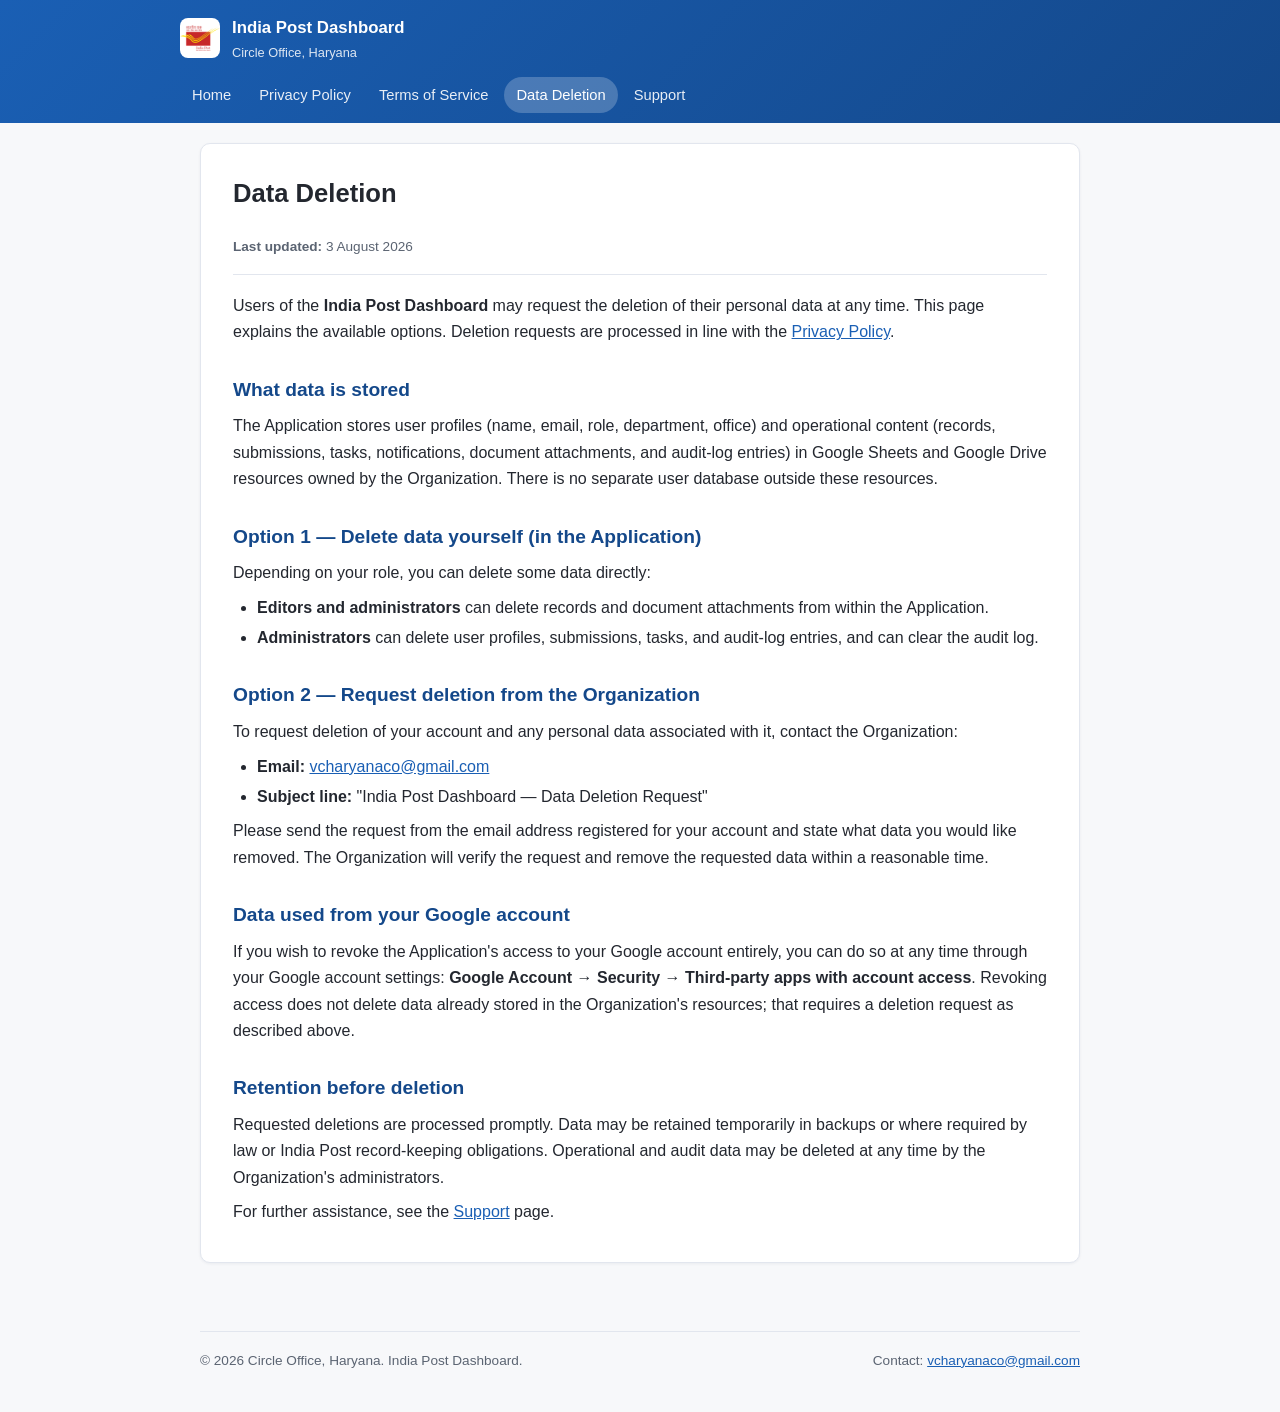
<file: docs/data-deletion.html>
<!DOCTYPE html>
<html lang="en">
<head>
<meta charset="utf-8">
<meta name="viewport" content="width=device-width, initial-scale=1">
<title>Data Deletion — India Post Dashboard</title>
<meta name="description" content="How to request deletion of your data from the India Post Dashboard.">
<meta name="robots" content="index, follow">
<link rel="stylesheet" href="assets/site.css">
</head>
<body>
<a class="skip-link" href="#main">Skip to content</a>

<header class="site-header">
  <div class="site-header__bar">
    <a class="brand" href="index.html">
      <span class="brand__mark" aria-hidden="true">
      <img src="[data-uri]" alt="" width="40" height="40">
      </span>
      <span>
        India Post Dashboard
        <span class="brand__sub">Circle Office, Haryana</span>
      </span>
    </a>
  </div>
  <nav class="site-nav" aria-label="Primary">
    <a href="index.html">Home</a>
    <a href="privacy.html">Privacy Policy</a>
    <a href="terms.html">Terms of Service</a>
    <a href="data-deletion.html" class="is-active">Data Deletion</a>
    <a href="support.html">Support</a>
  </nav>
</header>

<main id="main">
  <section class="card">
    <h1>Data Deletion</h1>
    <div class="meta-strip">
      <span><strong>Last updated:</strong> 3 August 2026</span>
    </div>

    <p>Users of the <strong>India Post Dashboard</strong> may request the deletion of their personal data at any time. This page explains the available options. Deletion requests are processed in line with the <a href="privacy.html">Privacy Policy</a>.</p>

    <h2>What data is stored</h2>
    <p>The Application stores user profiles (name, email, role, department, office) and operational content (records, submissions, tasks, notifications, document attachments, and audit-log entries) in Google Sheets and Google Drive resources owned by the Organization. There is no separate user database outside these resources.</p>

    <h2>Option 1 — Delete data yourself (in the Application)</h2>
    <p>Depending on your role, you can delete some data directly:</p>
    <ul>
      <li><strong>Editors and administrators</strong> can delete records and document attachments from within the Application.</li>
      <li><strong>Administrators</strong> can delete user profiles, submissions, tasks, and audit-log entries, and can clear the audit log.</li>
    </ul>

    <h2>Option 2 — Request deletion from the Organization</h2>
    <p>To request deletion of your account and any personal data associated with it, contact the Organization:</p>
    <ul>
      <li><strong>Email:</strong> <a href="mailto:vcharyanaco@gmail.com">vcharyanaco@gmail.com</a></li>
      <li><strong>Subject line:</strong> "India Post Dashboard — Data Deletion Request"</li>
    </ul>
    <p>Please send the request from the email address registered for your account and state what data you would like removed. The Organization will verify the request and remove the requested data within a reasonable time.</p>

    <h2>Data used from your Google account</h2>
    <p>If you wish to revoke the Application's access to your Google account entirely, you can do so at any time through your Google account settings: <strong>Google Account → Security → Third-party apps with account access</strong>. Revoking access does not delete data already stored in the Organization's resources; that requires a deletion request as described above.</p>

    <h2>Retention before deletion</h2>
    <p>Requested deletions are processed promptly. Data may be retained temporarily in backups or where required by law or India Post record-keeping obligations. Operational and audit data may be deleted at any time by the Organization's administrators.</p>

    <p>For further assistance, see the <a href="support.html">Support</a> page.</p>
  </section>
</main>

<footer class="site-footer">
  <div class="site-footer__inner">
    <span>© 2026 Circle Office, Haryana. India Post Dashboard.</span>
    <span>Contact: <a href="mailto:vcharyanaco@gmail.com">vcharyanaco@gmail.com</a></span>
  </div>
</footer>
</body>
</html>
</file>
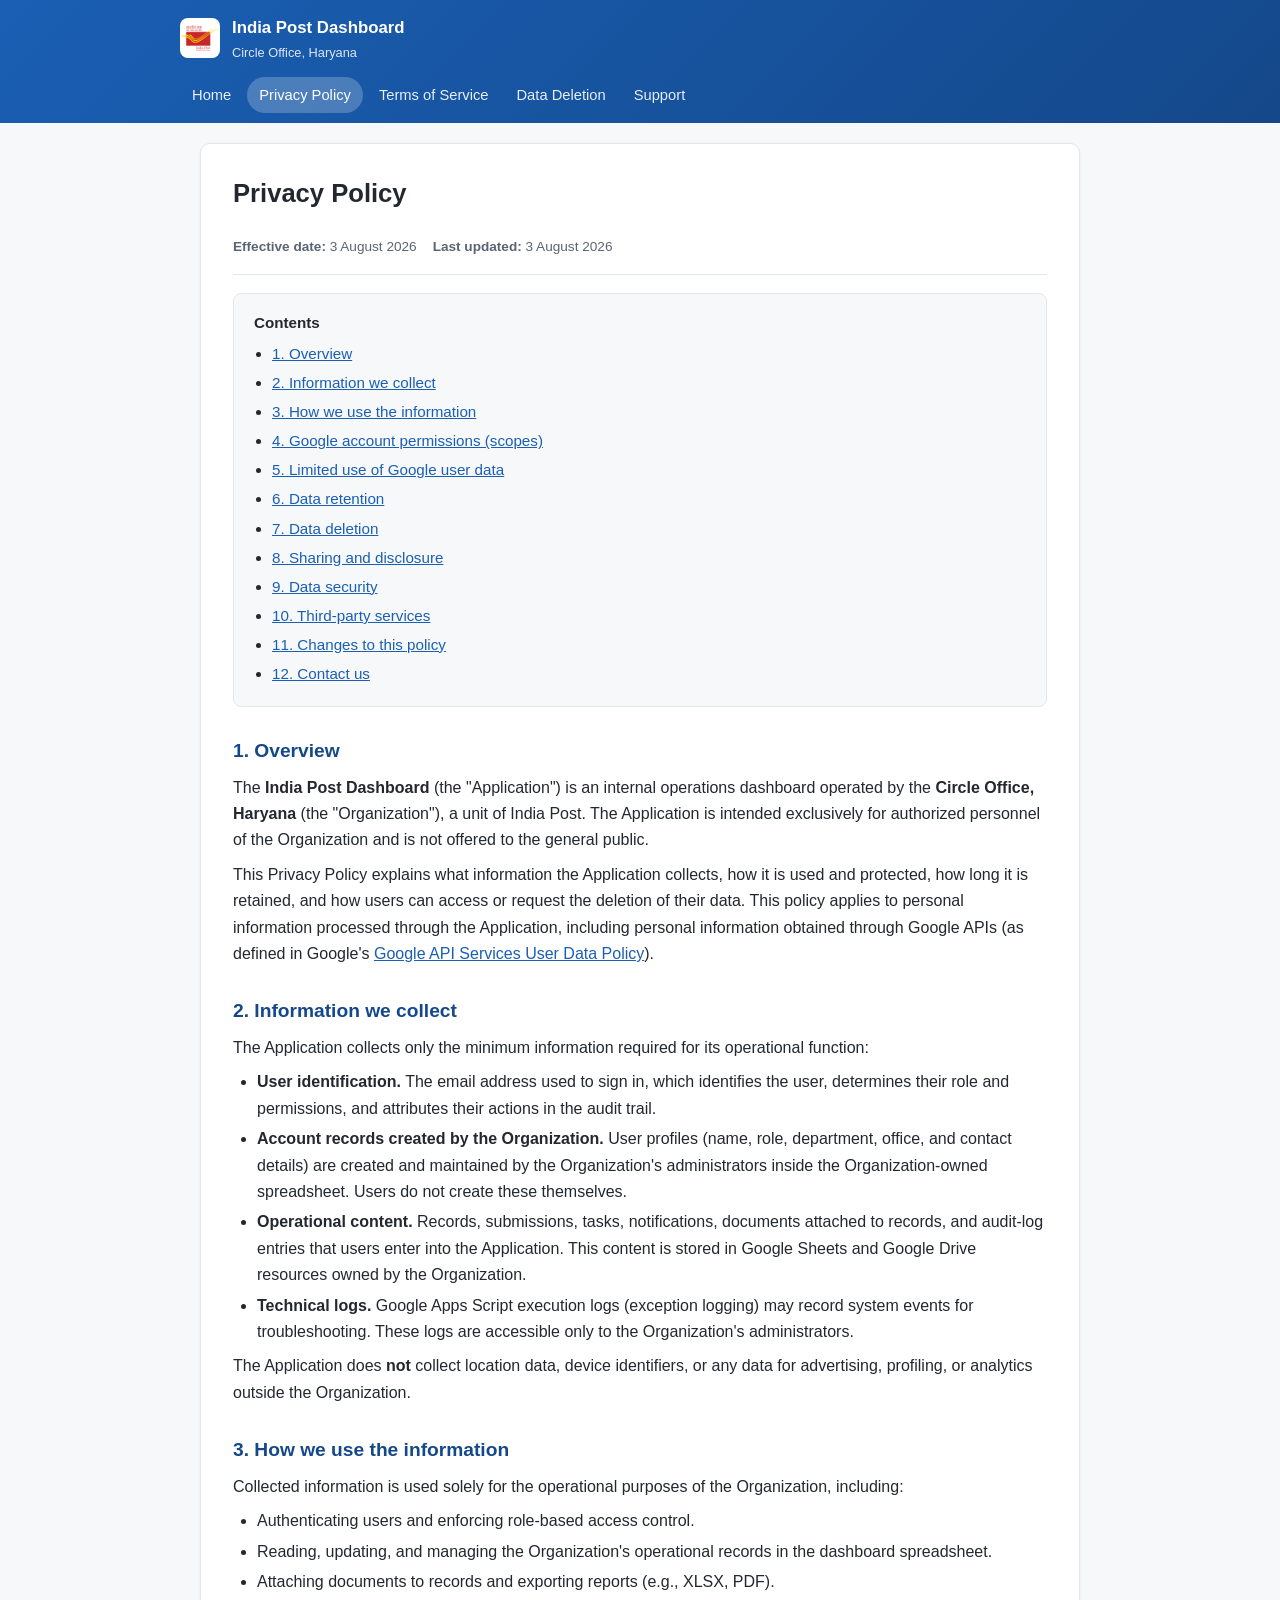
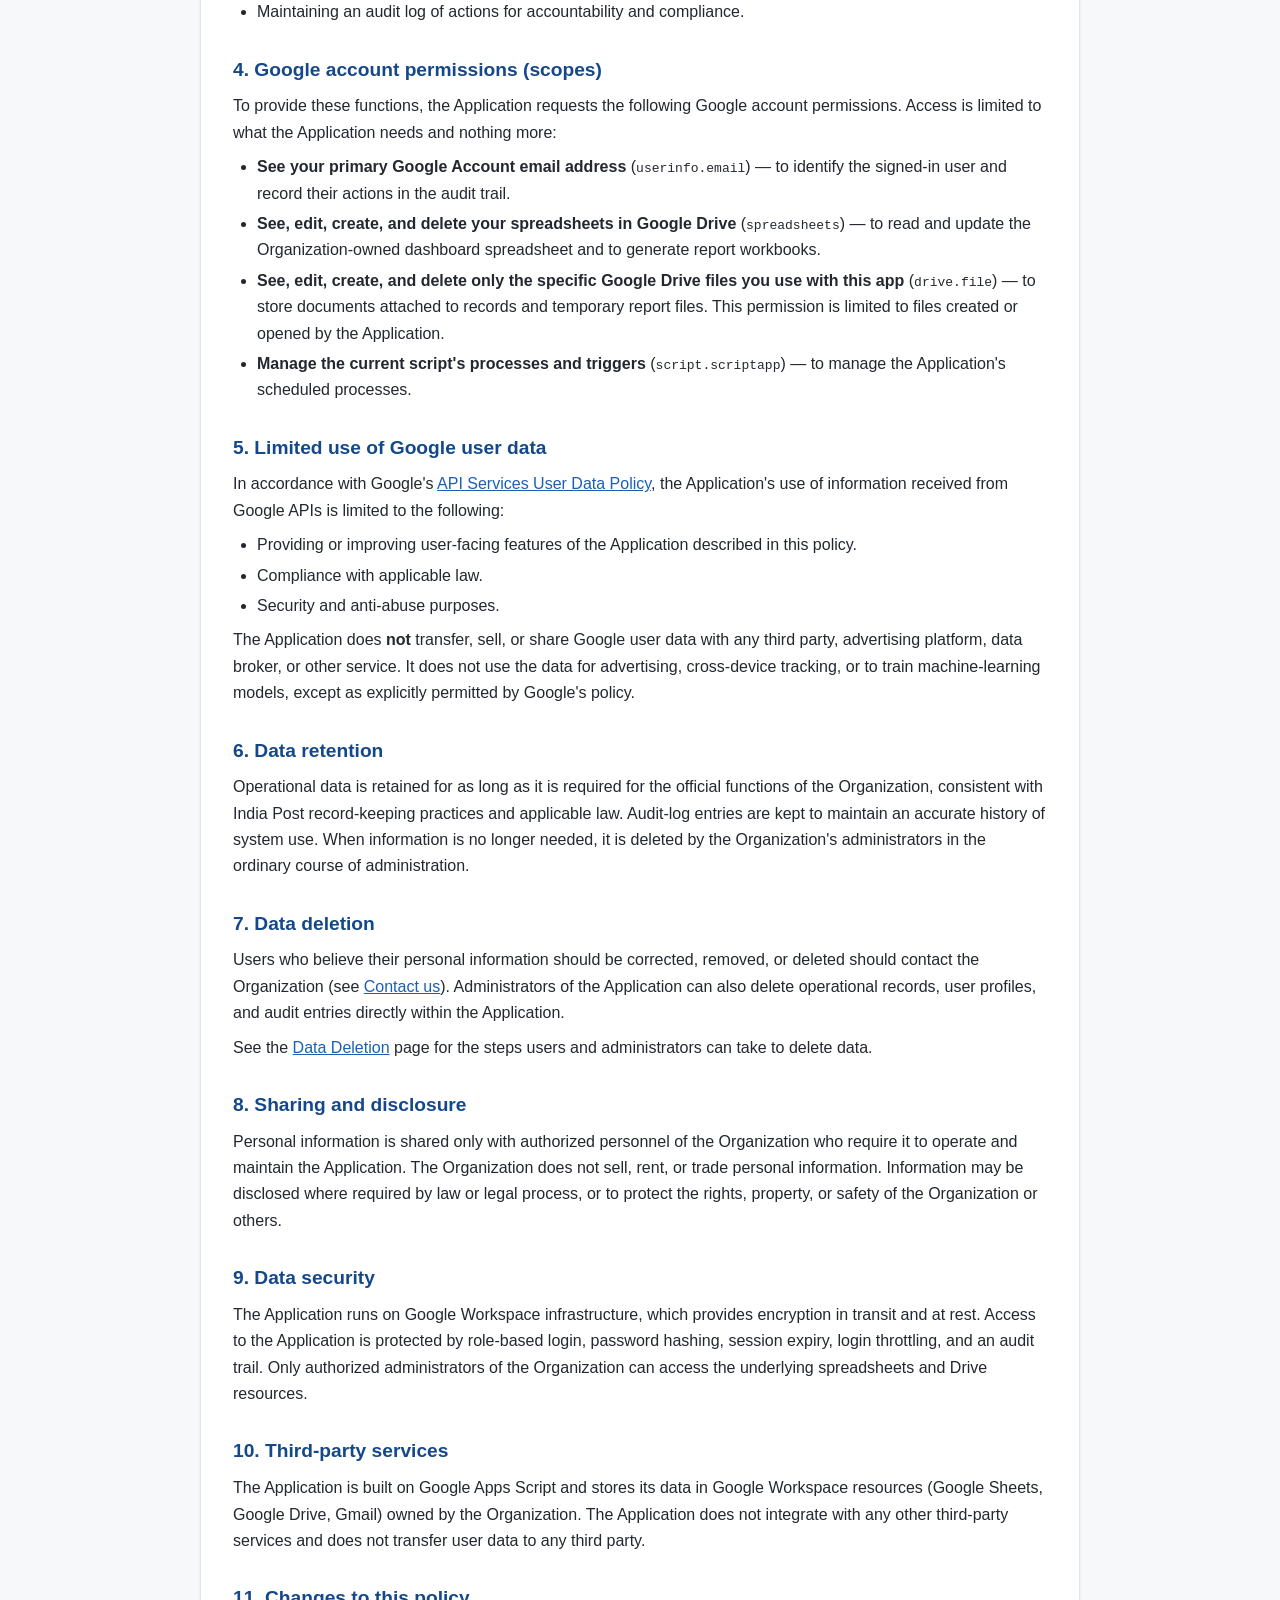
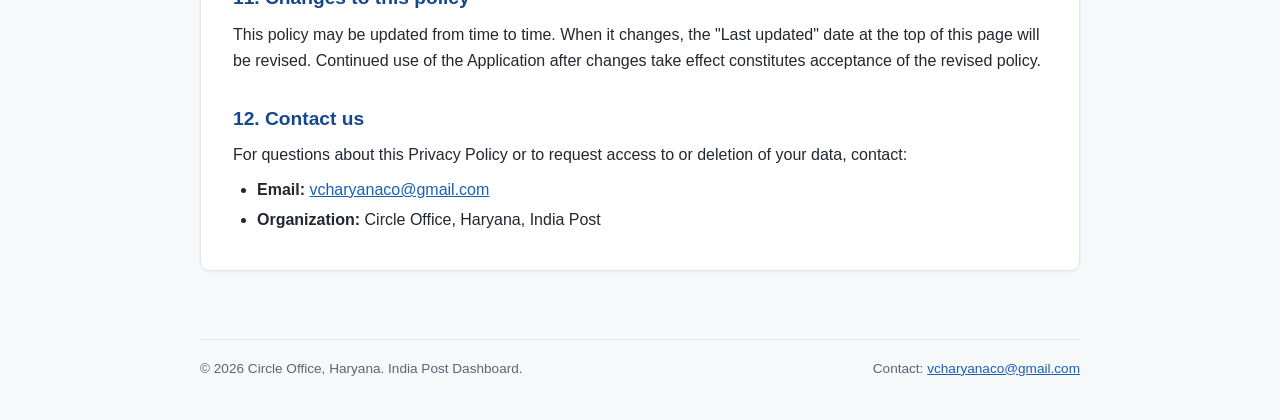
<file: docs/privacy.html>
<!DOCTYPE html>
<html lang="en">
<head>
<meta charset="utf-8">
<meta name="viewport" content="width=device-width, initial-scale=1">
<title>Privacy Policy — India Post Dashboard</title>
<meta name="description" content="Privacy Policy for the India Post Dashboard application operated by the Circle Office, Haryana.">
<meta name="robots" content="index, follow">
<link rel="stylesheet" href="assets/site.css">
</head>
<body>
<a class="skip-link" href="#main">Skip to content</a>

<header class="site-header">
  <div class="site-header__bar">
    <a class="brand" href="index.html">
      <span class="brand__mark" aria-hidden="true">
      <img src="[data-uri]" alt="" width="40" height="40">
      </span>
      <span>
        India Post Dashboard
        <span class="brand__sub">Circle Office, Haryana</span>
      </span>
    </a>
  </div>
  <nav class="site-nav" aria-label="Primary">
    <a href="index.html">Home</a>
    <a href="privacy.html" class="is-active">Privacy Policy</a>
    <a href="terms.html">Terms of Service</a>
    <a href="data-deletion.html">Data Deletion</a>
    <a href="support.html">Support</a>
  </nav>
</header>

<main id="main">
  <section class="card">
    <h1>Privacy Policy</h1>
    <div class="meta-strip">
      <span><strong>Effective date:</strong> 3 August 2026</span>
      <span><strong>Last updated:</strong> 3 August 2026</span>
    </div>

    <nav class="doc-toc" aria-label="Contents">
      <strong>Contents</strong>
      <ul>
        <li><a href="#overview">1. Overview</a></li>
        <li><a href="#data-collected">2. Information we collect</a></li>
        <li><a href="#how-used">3. How we use the information</a></li>
        <li><a href="#permissions">4. Google account permissions (scopes)</a></li>
        <li><a href="#limited-use">5. Limited use of Google user data</a></li>
        <li><a href="#retention">6. Data retention</a></li>
        <li><a href="#deletion">7. Data deletion</a></li>
        <li><a href="#sharing">8. Sharing and disclosure</a></li>
        <li><a href="#security">9. Data security</a></li>
        <li><a href="#thirdparty">10. Third-party services</a></li>
        <li><a href="#changes">11. Changes to this policy</a></li>
        <li><a href="#contact">12. Contact us</a></li>
      </ul>
    </nav>

    <h2 id="overview">1. Overview</h2>
    <p>The <strong>India Post Dashboard</strong> (the "Application") is an internal operations dashboard operated by the <strong>Circle Office, Haryana</strong> (the "Organization"), a unit of India Post. The Application is intended exclusively for authorized personnel of the Organization and is not offered to the general public.</p>
    <p>This Privacy Policy explains what information the Application collects, how it is used and protected, how long it is retained, and how users can access or request the deletion of their data. This policy applies to personal information processed through the Application, including personal information obtained through Google APIs (as defined in Google's <a href="https://developers.google.com/terms/api-services-user-data-policy" rel="noopener noreferrer" target="_blank">Google API Services User Data Policy</a>).</p>

    <h2 id="data-collected">2. Information we collect</h2>
    <p>The Application collects only the minimum information required for its operational function:</p>
    <ul>
      <li><strong>User identification.</strong> The email address used to sign in, which identifies the user, determines their role and permissions, and attributes their actions in the audit trail.</li>
      <li><strong>Account records created by the Organization.</strong> User profiles (name, role, department, office, and contact details) are created and maintained by the Organization's administrators inside the Organization-owned spreadsheet. Users do not create these themselves.</li>
      <li><strong>Operational content.</strong> Records, submissions, tasks, notifications, documents attached to records, and audit-log entries that users enter into the Application. This content is stored in Google Sheets and Google Drive resources owned by the Organization.</li>
      <li><strong>Technical logs.</strong> Google Apps Script execution logs (exception logging) may record system events for troubleshooting. These logs are accessible only to the Organization's administrators.</li>
    </ul>
    <p>The Application does <strong>not</strong> collect location data, device identifiers, or any data for advertising, profiling, or analytics outside the Organization.</p>

    <h2 id="how-used">3. How we use the information</h2>
    <p>Collected information is used solely for the operational purposes of the Organization, including:</p>
    <ul>
      <li>Authenticating users and enforcing role-based access control.</li>
      <li>Reading, updating, and managing the Organization's operational records in the dashboard spreadsheet.</li>
      <li>Attaching documents to records and exporting reports (e.g., XLSX, PDF).</li>
      <li>Maintaining an audit log of actions for accountability and compliance.</li>
    </ul>

    <h2 id="permissions">4. Google account permissions (scopes)</h2>
    <p>To provide these functions, the Application requests the following Google account permissions. Access is limited to what the Application needs and nothing more:</p>
    <ul>
      <li><strong>See your primary Google Account email address</strong> (<code>userinfo.email</code>) — to identify the signed-in user and record their actions in the audit trail.</li>
      <li><strong>See, edit, create, and delete your spreadsheets in Google Drive</strong> (<code>spreadsheets</code>) — to read and update the Organization-owned dashboard spreadsheet and to generate report workbooks.</li>
      <li><strong>See, edit, create, and delete only the specific Google Drive files you use with this app</strong> (<code>drive.file</code>) — to store documents attached to records and temporary report files. This permission is limited to files created or opened by the Application.</li>
      <li><strong>Manage the current script's processes and triggers</strong> (<code>script.scriptapp</code>) — to manage the Application's scheduled processes.</li>
    </ul>

    <h2 id="limited-use">5. Limited use of Google user data</h2>
    <p>In accordance with Google's <a href="https://developers.google.com/terms/api-services-user-data-policy" rel="noopener noreferrer" target="_blank">API Services User Data Policy</a>, the Application's use of information received from Google APIs is limited to the following:</p>
    <ul>
      <li>Providing or improving user-facing features of the Application described in this policy.</li>
      <li>Compliance with applicable law.</li>
      <li>Security and anti-abuse purposes.</li>
    </ul>
    <p>The Application does <strong>not</strong> transfer, sell, or share Google user data with any third party, advertising platform, data broker, or other service. It does not use the data for advertising, cross-device tracking, or to train machine-learning models, except as explicitly permitted by Google's policy.</p>

    <h2 id="retention">6. Data retention</h2>
    <p>Operational data is retained for as long as it is required for the official functions of the Organization, consistent with India Post record-keeping practices and applicable law. Audit-log entries are kept to maintain an accurate history of system use. When information is no longer needed, it is deleted by the Organization's administrators in the ordinary course of administration.</p>

    <h2 id="deletion">7. Data deletion</h2>
    <p>Users who believe their personal information should be corrected, removed, or deleted should contact the Organization (see <a href="#contact">Contact us</a>). Administrators of the Application can also delete operational records, user profiles, and audit entries directly within the Application.</p>
    <p>See the <a href="data-deletion.html">Data Deletion</a> page for the steps users and administrators can take to delete data.</p>

    <h2 id="sharing">8. Sharing and disclosure</h2>
    <p>Personal information is shared only with authorized personnel of the Organization who require it to operate and maintain the Application. The Organization does not sell, rent, or trade personal information. Information may be disclosed where required by law or legal process, or to protect the rights, property, or safety of the Organization or others.</p>

    <h2 id="security">9. Data security</h2>
    <p>The Application runs on Google Workspace infrastructure, which provides encryption in transit and at rest. Access to the Application is protected by role-based login, password hashing, session expiry, login throttling, and an audit trail. Only authorized administrators of the Organization can access the underlying spreadsheets and Drive resources.</p>

    <h2 id="thirdparty">10. Third-party services</h2>
    <p>The Application is built on Google Apps Script and stores its data in Google Workspace resources (Google Sheets, Google Drive, Gmail) owned by the Organization. The Application does not integrate with any other third-party services and does not transfer user data to any third party.</p>

    <h2 id="changes">11. Changes to this policy</h2>
    <p>This policy may be updated from time to time. When it changes, the "Last updated" date at the top of this page will be revised. Continued use of the Application after changes take effect constitutes acceptance of the revised policy.</p>

    <h2 id="contact">12. Contact us</h2>
    <p>For questions about this Privacy Policy or to request access to or deletion of your data, contact:</p>
    <ul>
      <li><strong>Email:</strong> <a href="mailto:vcharyanaco@gmail.com">vcharyanaco@gmail.com</a></li>
      <li><strong>Organization:</strong> Circle Office, Haryana, India Post</li>
    </ul>
  </section>
</main>

<footer class="site-footer">
  <div class="site-footer__inner">
    <span>© 2026 Circle Office, Haryana. India Post Dashboard.</span>
    <span>Contact: <a href="mailto:vcharyanaco@gmail.com">vcharyanaco@gmail.com</a></span>
  </div>
</footer>
</body>
</html>
</file>
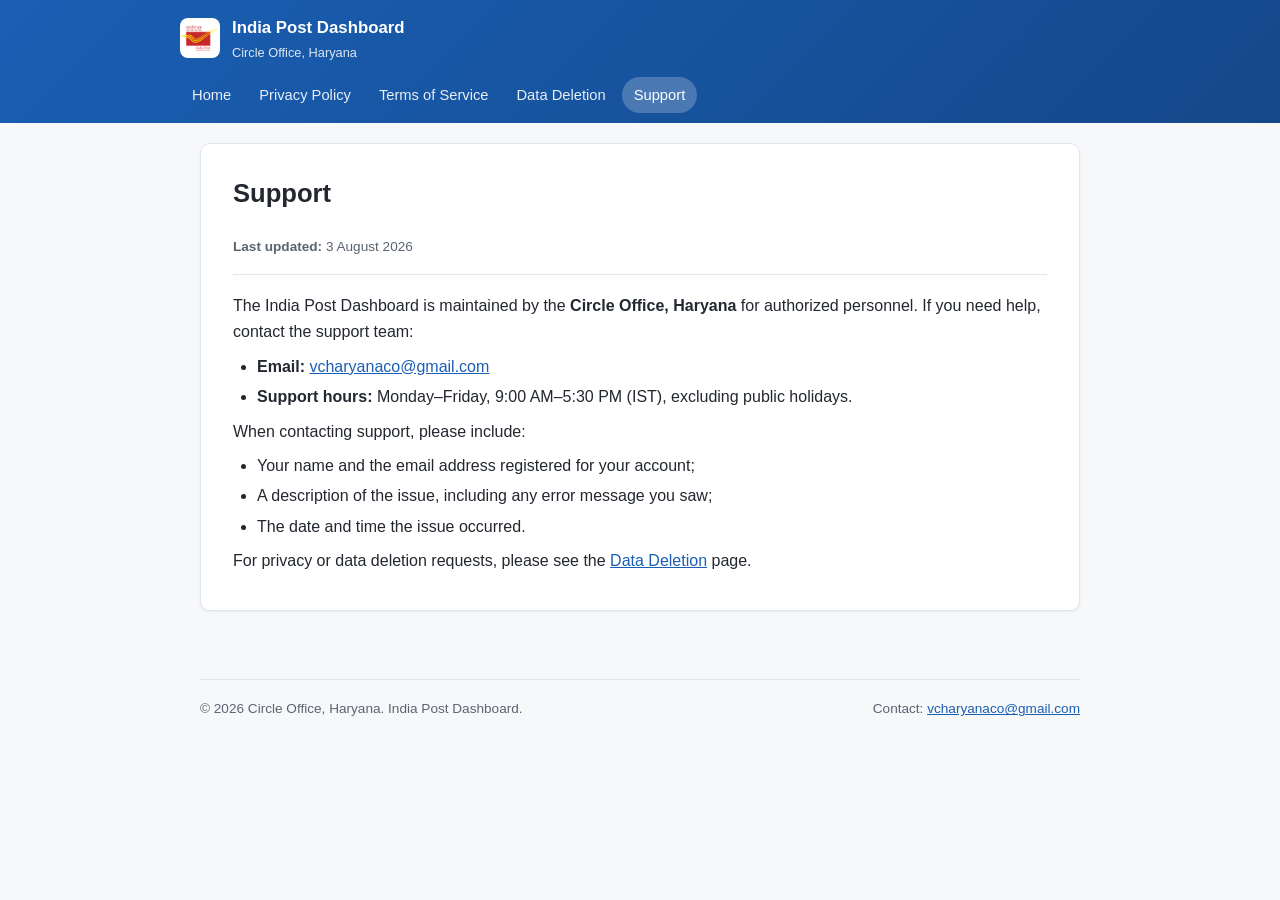
<file: docs/support.html>
<!DOCTYPE html>
<html lang="en">
<head>
<meta charset="utf-8">
<meta name="viewport" content="width=device-width, initial-scale=1">
<title>Support — India Post Dashboard</title>
<meta name="description" content="Contact and support information for the India Post Dashboard.">
<meta name="robots" content="index, follow">
<link rel="stylesheet" href="assets/site.css">
</head>
<body>
<a class="skip-link" href="#main">Skip to content</a>

<header class="site-header">
  <div class="site-header__bar">
    <a class="brand" href="index.html">
      <span class="brand__mark" aria-hidden="true">
      <img src="[data-uri]" alt="" width="40" height="40">
      </span>
      <span>
        India Post Dashboard
        <span class="brand__sub">Circle Office, Haryana</span>
      </span>
    </a>
  </div>
  <nav class="site-nav" aria-label="Primary">
    <a href="index.html">Home</a>
    <a href="privacy.html">Privacy Policy</a>
    <a href="terms.html">Terms of Service</a>
    <a href="data-deletion.html">Data Deletion</a>
    <a href="support.html" class="is-active">Support</a>
  </nav>
</header>

<main id="main">
  <section class="card">
    <h1>Support</h1>
    <div class="meta-strip">
      <span><strong>Last updated:</strong> 3 August 2026</span>
    </div>

    <p>The India Post Dashboard is maintained by the <strong>Circle Office, Haryana</strong> for authorized personnel. If you need help, contact the support team:</p>
    <ul>
      <li><strong>Email:</strong> <a href="mailto:vcharyanaco@gmail.com">vcharyanaco@gmail.com</a></li>
      <li><strong>Support hours:</strong> Monday–Friday, 9:00 AM–5:30 PM (IST), excluding public holidays.</li>
    </ul>

    <p>When contacting support, please include:</p>
    <ul>
      <li>Your name and the email address registered for your account;</li>
      <li>A description of the issue, including any error message you saw;</li>
      <li>The date and time the issue occurred.</li>
    </ul>

    <p>For privacy or data deletion requests, please see the <a href="data-deletion.html">Data Deletion</a> page.</p>
  </section>
</main>

<footer class="site-footer">
  <div class="site-footer__inner">
    <span>© 2026 Circle Office, Haryana. India Post Dashboard.</span>
    <span>Contact: <a href="mailto:vcharyanaco@gmail.com">vcharyanaco@gmail.com</a></span>
  </div>
</footer>
</body>
</html>
</file>
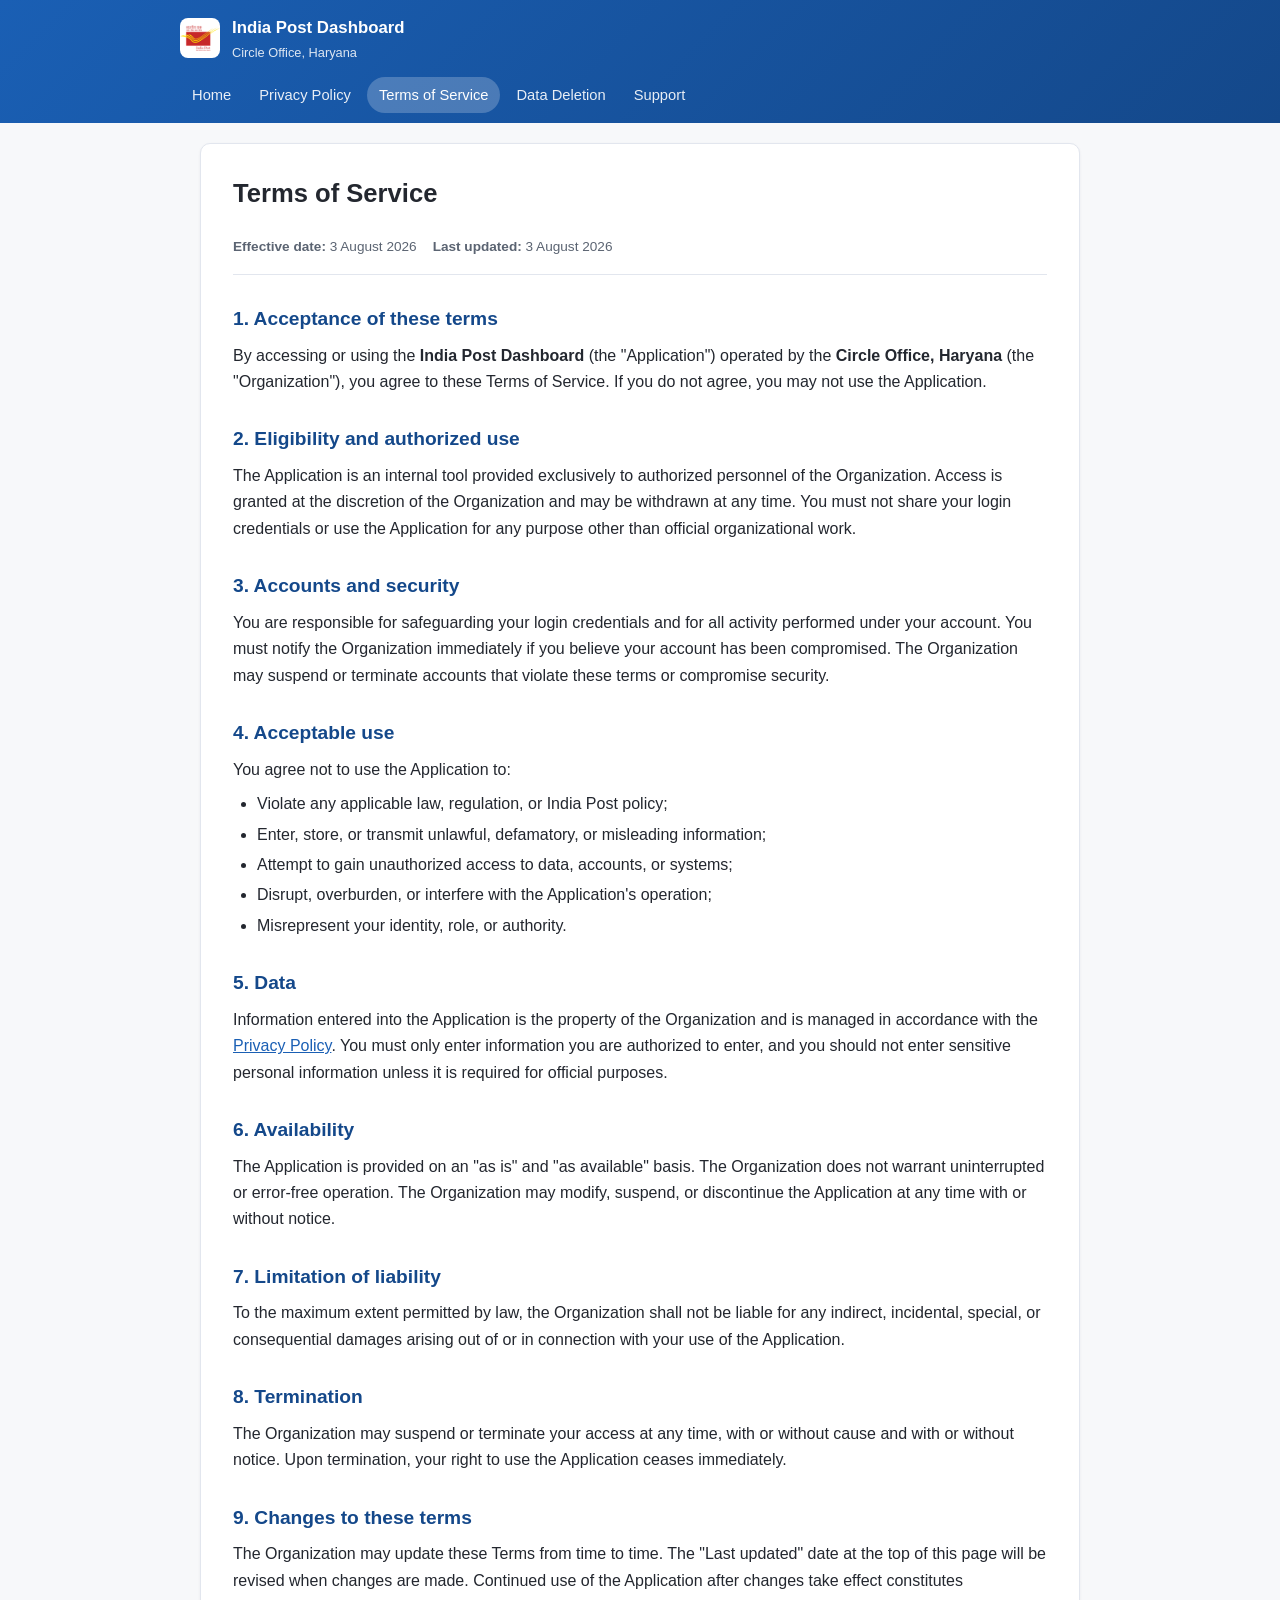
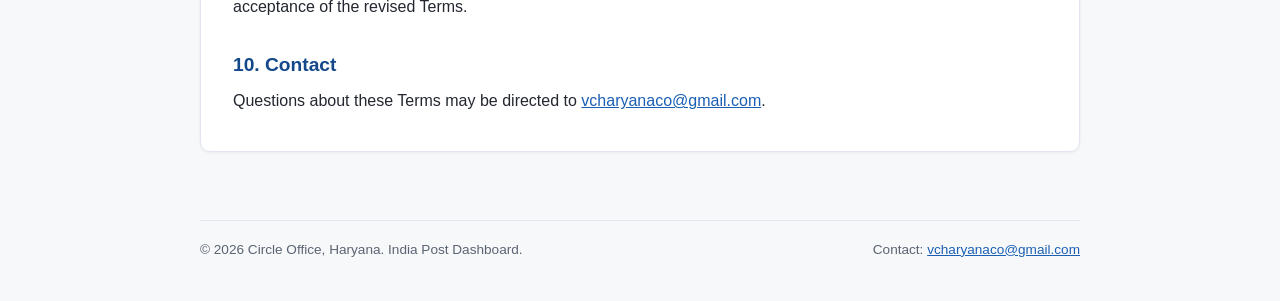
<file: docs/terms.html>
<!DOCTYPE html>
<html lang="en">
<head>
<meta charset="utf-8">
<meta name="viewport" content="width=device-width, initial-scale=1">
<title>Terms of Service — India Post Dashboard</title>
<meta name="description" content="Terms of Service for the India Post Dashboard application operated by the Circle Office, Haryana.">
<meta name="robots" content="index, follow">
<link rel="stylesheet" href="assets/site.css">
</head>
<body>
<a class="skip-link" href="#main">Skip to content</a>

<header class="site-header">
  <div class="site-header__bar">
    <a class="brand" href="index.html">
      <span class="brand__mark" aria-hidden="true">
      <img src="[data-uri]" alt="" width="40" height="40">
      </span>
      <span>
        India Post Dashboard
        <span class="brand__sub">Circle Office, Haryana</span>
      </span>
    </a>
  </div>
  <nav class="site-nav" aria-label="Primary">
    <a href="index.html">Home</a>
    <a href="privacy.html">Privacy Policy</a>
    <a href="terms.html" class="is-active">Terms of Service</a>
    <a href="data-deletion.html">Data Deletion</a>
    <a href="support.html">Support</a>
  </nav>
</header>

<main id="main">
  <section class="card">
    <h1>Terms of Service</h1>
    <div class="meta-strip">
      <span><strong>Effective date:</strong> 3 August 2026</span>
      <span><strong>Last updated:</strong> 3 August 2026</span>
    </div>

    <h2>1. Acceptance of these terms</h2>
    <p>By accessing or using the <strong>India Post Dashboard</strong> (the "Application") operated by the <strong>Circle Office, Haryana</strong> (the "Organization"), you agree to these Terms of Service. If you do not agree, you may not use the Application.</p>

    <h2>2. Eligibility and authorized use</h2>
    <p>The Application is an internal tool provided exclusively to authorized personnel of the Organization. Access is granted at the discretion of the Organization and may be withdrawn at any time. You must not share your login credentials or use the Application for any purpose other than official organizational work.</p>

    <h2>3. Accounts and security</h2>
    <p>You are responsible for safeguarding your login credentials and for all activity performed under your account. You must notify the Organization immediately if you believe your account has been compromised. The Organization may suspend or terminate accounts that violate these terms or compromise security.</p>

    <h2>4. Acceptable use</h2>
    <p>You agree not to use the Application to:</p>
    <ul>
      <li>Violate any applicable law, regulation, or India Post policy;</li>
      <li>Enter, store, or transmit unlawful, defamatory, or misleading information;</li>
      <li>Attempt to gain unauthorized access to data, accounts, or systems;</li>
      <li>Disrupt, overburden, or interfere with the Application's operation;</li>
      <li>Misrepresent your identity, role, or authority.</li>
    </ul>

    <h2>5. Data</h2>
    <p>Information entered into the Application is the property of the Organization and is managed in accordance with the <a href="privacy.html">Privacy Policy</a>. You must only enter information you are authorized to enter, and you should not enter sensitive personal information unless it is required for official purposes.</p>

    <h2>6. Availability</h2>
    <p>The Application is provided on an "as is" and "as available" basis. The Organization does not warrant uninterrupted or error-free operation. The Organization may modify, suspend, or discontinue the Application at any time with or without notice.</p>

    <h2>7. Limitation of liability</h2>
    <p>To the maximum extent permitted by law, the Organization shall not be liable for any indirect, incidental, special, or consequential damages arising out of or in connection with your use of the Application.</p>

    <h2>8. Termination</h2>
    <p>The Organization may suspend or terminate your access at any time, with or without cause and with or without notice. Upon termination, your right to use the Application ceases immediately.</p>

    <h2>9. Changes to these terms</h2>
    <p>The Organization may update these Terms from time to time. The "Last updated" date at the top of this page will be revised when changes are made. Continued use of the Application after changes take effect constitutes acceptance of the revised Terms.</p>

    <h2>10. Contact</h2>
    <p>Questions about these Terms may be directed to <a href="mailto:vcharyanaco@gmail.com">vcharyanaco@gmail.com</a>.</p>
  </section>
</main>

<footer class="site-footer">
  <div class="site-footer__inner">
    <span>© 2026 Circle Office, Haryana. India Post Dashboard.</span>
    <span>Contact: <a href="mailto:vcharyanaco@gmail.com">vcharyanaco@gmail.com</a></span>
  </div>
</footer>
</body>
</html>
</file>
<file: docs/assets/site.css>
:root {
  --ip-red: #e03333;
  --ip-red-dark: #b02323;
  --ip-blue: #1a5fb4;
  --ip-blue-dark: #14488a;
  --ink: #23272f;
  --muted: #5b6472;
  --line: #e2e6ee;
  --bg: #f7f8fa;
  --card: #ffffff;
  --radius: 10px;
  --maxw: 920px;
}

* { box-sizing: border-box; }

html { scroll-behavior: smooth; }

body {
  margin: 0;
  font-family: "Segoe UI", "Helvetica Neue", Arial, sans-serif;
  color: var(--ink);
  background: var(--bg);
  line-height: 1.65;
}

a { color: var(--ip-blue); }

a:hover { color: var(--ip-blue-dark); }

.skip-link {
  position: absolute;
  left: -9999px;
  top: 0;
  background: var(--ip-blue);
  color: #fff;
  padding: 8px 14px;
  border-radius: 0 0 6px 0;
  z-index: 50;
}

.skip-link:focus { left: 0; }

.site-header {
  background: linear-gradient(135deg, var(--ip-blue) 0%, var(--ip-blue-dark) 100%);
  color: #fff;
  padding: 0 20px;
}

.site-header__bar {
  max-width: var(--maxw);
  margin: 0 auto;
  display: flex;
  align-items: center;
  justify-content: space-between;
  gap: 16px;
  padding: 14px 0;
}

.brand {
  display: flex;
  align-items: center;
  gap: 12px;
  color: #fff;
  text-decoration: none;
  font-weight: 700;
  font-size: 1.05rem;
}

.brand__mark {
  width: 40px;
  height: 40px;
  border-radius: 8px;
  background: #fff;
  display: grid;
  place-items: center;
  flex: 0 0 auto;
}

.brand__mark svg { display: block; }
.brand__mark img { width: 100%; height: 100%; object-fit: contain; display: block; }

.brand__sub { display: block; font-weight: 400; font-size: 0.8rem; opacity: 0.85; }

.site-nav {
  max-width: var(--maxw);
  margin: 0 auto;
  display: flex;
  flex-wrap: wrap;
  gap: 4px;
  padding-bottom: 10px;
}

.site-nav a {
  color: #fff;
  text-decoration: none;
  font-size: 0.92rem;
  padding: 6px 12px;
  border-radius: 999px;
  opacity: 0.9;
}

.site-nav a:hover { background: rgba(255, 255, 255, 0.16); opacity: 1; }

.site-nav a.is-active { background: rgba(255, 255, 255, 0.22); opacity: 1; }

.hero {
  max-width: var(--maxw);
  margin: 0 auto;
  padding: 48px 20px 40px;
}

.hero h1 { margin: 0 0 10px; font-size: 2rem; line-height: 1.2; }

.hero p { margin: 0; max-width: 640px; opacity: 0.92; font-size: 1.05rem; }

.hero .hero__meta {
  margin-top: 18px;
  display: flex;
  flex-wrap: wrap;
  gap: 8px;
}

.badge {
  display: inline-block;
  background: rgba(255, 255, 255, 0.16);
  border: 1px solid rgba(255, 255, 255, 0.35);
  color: #fff;
  font-size: 0.8rem;
  border-radius: 999px;
  padding: 4px 12px;
}

main {
  max-width: var(--maxw);
  margin: 0 auto;
  padding: 20px;
}

.card {
  background: var(--card);
  border: 1px solid var(--line);
  border-radius: var(--radius);
  padding: 28px 32px;
  margin: 0 0 24px;
  box-shadow: 0 1px 3px rgba(20, 30, 60, 0.06);
}

.card h1 { margin-top: 0; font-size: 1.6rem; }

.card h2 { font-size: 1.2rem; margin: 28px 0 8px; color: var(--ip-blue-dark); }

.card h3 { font-size: 1.02rem; margin: 22px 0 6px; }

.card p { margin: 8px 0; }

.card ul, .card ol { margin: 8px 0 8px 24px; padding: 0; }

.card li { margin: 4px 0; }

.meta-strip {
  display: flex;
  flex-wrap: wrap;
  gap: 16px;
  font-size: 0.85rem;
  color: var(--muted);
  border-bottom: 1px solid var(--line);
  padding-bottom: 16px;
  margin-bottom: 18px;
}

.doc-toc { background: var(--bg); border: 1px solid var(--line); border-radius: 8px; padding: 16px 20px; font-size: 0.95rem; }

.doc-toc ul { margin: 6px 0 0 18px; }

.cta-row { display: flex; flex-wrap: wrap; gap: 12px; margin-top: 20px; }

.btn {
  display: inline-block;
  text-decoration: none;
  font-weight: 600;
  font-size: 0.95rem;
  padding: 10px 20px;
  border-radius: 8px;
  border: 1px solid transparent;
}

.btn--primary { background: var(--ip-red); color: #fff; }

.btn--primary:hover { background: var(--ip-red-dark); color: #fff; }

.btn--ghost { background: transparent; border-color: var(--line); color: var(--ink); }

.btn--ghost:hover { border-color: var(--ip-blue); color: var(--ip-blue); }

.feature-grid {
  display: grid;
  grid-template-columns: repeat(auto-fit, minmax(250px, 1fr));
  gap: 16px;
  margin-top: 18px;
}

.feature {
  border: 1px solid var(--line);
  border-radius: 8px;
  padding: 16px 18px;
  background: #fff;
}

.feature h3 { margin: 0 0 6px; font-size: 1rem; color: var(--ip-blue-dark); }

.feature p { margin: 0; font-size: 0.92rem; color: var(--muted); }

.notice {
  border-left: 4px solid var(--ip-red);
  background: #fdf0f0;
  padding: 12px 16px;
  border-radius: 0 8px 8px 0;
  font-size: 0.95rem;
  margin: 16px 0;
}

.site-footer {
  max-width: var(--maxw);
  margin: 0 auto;
  padding: 24px 20px 40px;
  color: var(--muted);
  font-size: 0.85rem;
}

.site-footer__inner {
  border-top: 1px solid var(--line);
  padding-top: 18px;
  display: flex;
  flex-wrap: wrap;
  gap: 12px 24px;
  justify-content: space-between;
}

.site-footer a { color: var(--ip-blue); }

@media (max-width: 560px) {
  .site-header__bar { flex-wrap: wrap; }
  .card { padding: 22px 20px; }
  .hero h1 { font-size: 1.6rem; }
}

/* ============================================================
   Dashboard Embed
   ============================================================ */

.iframe-wrapper {
  position: relative;
  width: 100%;
  height: 700px;
  margin: 20px 0;
  border: 1px solid var(--line);
  border-radius: var(--radius);
  overflow: hidden;
  background: var(--bg);
}

.iframe-wrapper iframe {
  position: absolute;
  top: 0;
  left: 0;
  width: 100%;
  height: 100%;
  border: 0;
  display: block;
}

.iframe-overlay {
  position: absolute;
  bottom: 0;
  left: 0;
  width: 100%;
  height: 70px;
  background: var(--bg);
  z-index: 2;
  pointer-events: none;
}

.iframe-overlay::before {
  content: "";
  position: absolute;
  top: 0;
  left: 0;
  right: 0;
  bottom: 0;
  background: linear-gradient(transparent, var(--bg) 90%);
  pointer-events: none;
}

.notice code {
  background: #eef1f5;
  padding: 2px 6px;
  border-radius: 4px;
  font-size: 0.85em;
  font-family: ui-monospace, Menlo, Consolas, "Courier New", monospace;
  word-break: break-all;
}

@media (max-width: 700px) {
  .iframe-wrapper { height: 500px; }
}
</file>
<file: docs/assets/styles.css>
/* ==========================================================================
   India Post Dashboard — Design System
   ==========================================================================
   Tokens, typography, spacing, layout, and every component.
   8px spacing scale · Inter typography · enterprise palette · dark mode.
   ========================================================================== */

/* ---------------------------------- Tokens ---------------------------------- */
:root {
  color-scheme: light;

  /* Brand */
  --primary: #da291c;
  --primary-hover: #b92317;
  --primary-soft: #fdeceb;
  --secondary: #004b87;
  --secondary-hover: #003c6d;
  --secondary-soft: #e7f0f8;
  --accent: #004b87;

  /* Neutrals */
  --bg: #f4f5f7;
  --surface: #ffffff;
  --surface-2: #fafbfc;
  --surface-3: #f1f3f5;
  --text: #1d2129;
  --text-strong: #0f1115;
  --muted: #667085;
  --border: #e4e7ec;
  --border-strong: #d0d5dd;

  /* Semantic */
  --success: #15803d;
  --success-soft: #e7f5ec;
  --warning: #b45309;
  --warning-soft: #fdf3e0;
  --danger: #b91c1c;
  --danger-soft: #fdeaea;
  --info: #0369a1;
  --info-soft: #e3f1fa;

  /* Feedback */
  --focus-ring: rgba(0, 75, 135, .35);
  --overlay: rgba(15, 23, 42, .55);

  /* Typography */
  --font-body: 'Inter', system-ui, -apple-system, BlinkMacSystemFont, 'Segoe UI', sans-serif;
  --fs-display: 30px;
  --fs-heading: 22px;
  --fs-subheading: 16px;
  --fs-body: 14px;
  --fs-caption: 12px;
  --lh-tight: 1.25;
  --lh-normal: 1.5;

  /* Spacing (8px scale) */
  --sp-0-5: 4px;
  --sp-1: 8px;
  --sp-2: 16px;
  --sp-3: 24px;
  --sp-4: 32px;
  --sp-5: 40px;
  --sp-6: 48px;

  /* Radii */
  --radius-lg: 16px;
  --radius-md: 12px;
  --radius-sm: 10px;
  --radius-xs: 8px;
  --radius-pill: 999px;

  /* Shadows */
  --shadow-xs: 0 1px 2px rgba(16, 24, 40, .05);
  --shadow-sm: 0 2px 8px rgba(16, 24, 40, .06);
  --shadow-md: 0 6px 20px rgba(16, 24, 40, .09);
  --shadow-lg: 0 16px 48px rgba(16, 24, 40, .16);

  /* Layout */
  --sidebar-w: 264px;
  --sidebar-w-collapsed: 80px;
  --topbar-h: 64px;
  --content-max: 1440px;

  --transition: 200ms cubic-bezier(.4, 0, .2, 1);
}

body.dark-mode {
  color-scheme: dark;

  --primary: #e55a4e;
  --primary-hover: #ef7266;
  --primary-soft: rgba(229, 90, 78, .16);
  --secondary: #4a8fd1;
  --secondary-hover: #63a3de;
  --secondary-soft: rgba(74, 143, 209, .16);
  --accent: #90caf9;

  --bg: #0e1116;
  --surface: #161a21;
  --surface-2: #1b202a;
  --surface-3: #232936;
  --text: #e6e8ec;
  --text-strong: #f4f6f9;
  --muted: #9aa3af;
  --border: #2a303b;
  --border-strong: #3a424f;

  --success: #34d399;
  --success-soft: rgba(52, 211, 153, .14);
  --warning: #fbbf24;
  --warning-soft: rgba(251, 191, 36, .14);
  --danger: #f87171;
  --danger-soft: rgba(248, 113, 113, .14);
  --info: #38bdf8;
  --info-soft: rgba(56, 189, 248, .14);

  --focus-ring: rgba(144, 202, 249, .45);
  --overlay: rgba(2, 6, 12, .66);

  --shadow-xs: 0 1px 2px rgba(0, 0, 0, .4);
  --shadow-sm: 0 2px 8px rgba(0, 0, 0, .4);
  --shadow-md: 0 6px 20px rgba(0, 0, 0, .45);
  --shadow-lg: 0 16px 48px rgba(0, 0, 0, .55);
}

/* ---------------------------------- Base ---------------------------------- */
*, *::before, *::after { box-sizing: border-box; }

html { font-size: 14px; -webkit-text-size-adjust: 100%; }

body {
  margin: 0;
  font-family: var(--font-body);
  font-size: var(--fs-body);
  line-height: var(--lh-normal);
  color: var(--text);
  background: var(--bg);
  transition: background var(--transition), color var(--transition);
}

button, input, select, textarea { font: inherit; }

a { color: var(--accent); }

img { max-width: 100%; }

:focus { outline: none; }
:focus-visible {
  outline: 2px solid var(--focus-ring);
  outline-offset: 2px;
  border-radius: var(--radius-xs);
}

.hidden { display: none !important; }
.preserve-whitespace { white-space: pre-wrap; word-break: break-word; }
.muted { color: var(--muted); }

/* Typography scale */
.text-heading { font-size: var(--fs-heading); font-weight: 700; line-height: var(--lh-tight); letter-spacing: -.01em; }
.text-subheading { font-size: var(--fs-subheading); font-weight: 600; line-height: var(--lh-tight); }

/* ---------------------------------- App shell ---------------------------------- */
.app-shell {
  display: grid;
  grid-template-columns: var(--sidebar-w) 1fr;
  min-height: 100vh;
  max-width: var(--content-max);
  margin: 0 auto;
  transition: grid-template-columns var(--transition);
}

body.sidebar-collapsed .app-shell { grid-template-columns: var(--sidebar-w-collapsed) 1fr; }

/* ---------------------------------- Sidebar ---------------------------------- */
.sidebar {
  position: sticky;
  top: 0;
  height: 100vh;
  display: flex;
  flex-direction: column;
  background: var(--surface);
  border-right: 1px solid var(--border);
  overflow: hidden;
  z-index: 40;
  transition: width var(--transition), transform var(--transition);
}

.sidebar-brand {
  display: flex;
  align-items: center;
  gap: var(--sp-2);
  padding: var(--sp-2);
  min-height: var(--topbar-h);
  border-bottom: 1px solid var(--border);
}

.brand-mark {
  flex: 0 0 auto;
  width: 44px;
  height: 44px;
  border-radius: var(--radius-md);
  background: #fff;
  display: inline-flex;
  align-items: center;
  justify-content: center;
  color: var(--primary);
  font-size: 20px;
  box-shadow: var(--shadow-sm);
  overflow: hidden;
  padding: 5px;
}

.brand-mark img { width: 100%; height: 100%; object-fit: contain; display: block; }
.brand-mark svg { width: 100%; height: 100%; display: block; }
.brand-mark-fallback { display: none; font-size: 24px; line-height: 1; }

.brand-text { min-width: 0; }
.brand-name { font-size: 17px; font-weight: 800; letter-spacing: -.01em; line-height: 1.1; }
.brand-subtitle { font-size: var(--fs-caption); color: var(--muted); font-weight: 500; }

.sidebar-collapse { margin-left: auto; }
body.sidebar-collapsed .sidebar-collapse svg { transform: rotate(180deg); }
body.sidebar-collapsed .sidebar-collapse { margin-left: 0; align-self: center; }

.sidebar-section-label {
  padding: var(--sp-3) var(--sp-2) var(--sp-1);
  font-size: 11px;
  font-weight: 700;
  letter-spacing: 1.2px;
  text-transform: uppercase;
  color: var(--muted);
}

.sidebar-nav {
  display: flex;
  flex-direction: column;
  gap: var(--sp-0-5);
  padding: 0 var(--sp-1) var(--sp-2);
  flex: 1 1 auto;
  overflow-y: auto;
}

.nav-item {
  display: flex;
  align-items: center;
  gap: var(--sp-2);
  width: 100%;
  padding: 11px 12px;
  border: none;
  border-radius: var(--radius-md);
  background: transparent;
  color: var(--text);
  font-size: var(--fs-body);
  font-weight: 600;
  cursor: pointer;
  text-align: left;
  transition: background var(--transition), color var(--transition), transform var(--transition);
}

.nav-item svg { flex: 0 0 auto; }

.nav-item:hover { background: var(--surface-3); }

.nav-item.active {
  background: var(--secondary-soft);
  color: var(--secondary);
  box-shadow: inset 3px 0 0 var(--secondary);
}

.nav-item.active svg { stroke-width: 2.4; }

body.sidebar-collapsed .nav-item { justify-content: center; padding: 11px 0; }
body.sidebar-collapsed .nav-item span,
body.sidebar-collapsed .sidebar-section-label,
body.sidebar-collapsed .brand-text,
body.sidebar-collapsed .sidebar-footer .version-chip span { display: none; }
body.sidebar-collapsed .sidebar-credit { display: none; }
body.sidebar-collapsed .sidebar-brand { justify-content: center; padding: var(--sp-2) var(--sp-1); }
body.sidebar-collapsed .nav-item.active { box-shadow: inset 0 0 0 2px var(--secondary); }

.sidebar-footer {
  padding: var(--sp-2);
  border-top: 1px solid var(--border);
}

.sidebar-credit {
  margin-top: 8px;
  font-size: 11px;
  line-height: 1.4;
  color: var(--muted);
}

.version-chip {
  display: inline-flex;
  align-items: center;
  gap: 6px;
  padding: 6px 12px;
  border-radius: var(--radius-pill);
  background: var(--surface-3);
  color: var(--muted);
  font-size: var(--fs-caption);
  font-weight: 600;
}

/* ---------------------------------- Main column ---------------------------------- */
.app-main { min-width: 0; display: flex; flex-direction: column; }

.topbar {
  position: sticky;
  top: 0;
  z-index: 30;
  display: flex;
  align-items: center;
  justify-content: space-between;
  gap: var(--sp-2);
  min-height: var(--topbar-h);
  padding: 0 var(--sp-3);
  background: color-mix(in srgb, var(--surface) 88%, transparent);
  backdrop-filter: blur(10px);
  border-bottom: 1px solid var(--border);
}

.topbar-left { display: flex; align-items: center; gap: var(--sp-2); flex: 1 1 auto; min-width: 0; }

.topbar-search {
  position: relative;
  display: flex;
  align-items: center;
  flex: 1 1 auto;
  max-width: 460px;
  min-width: 160px;
}

.topbar-search svg { position: absolute; left: 12px; color: var(--muted); pointer-events: none; }

.topbar-search input {
  width: 100%;
  padding: 9px 12px 9px 38px;
  border: 1px solid var(--border);
  border-radius: var(--radius-sm);
  background: var(--surface-2);
  color: var(--text);
  transition: border-color var(--transition), box-shadow var(--transition), background var(--transition);
}

.topbar-search input:focus {
  outline: none;
  border-color: var(--focus-ring);
  box-shadow: 0 0 0 4px var(--secondary-soft);
  background: var(--surface);
}

.search-kbd {
  position: absolute;
  right: 10px;
  padding: 2px 7px;
  border: 1px solid var(--border);
  border-bottom-color: var(--border-strong);
  border-radius: 6px;
  background: var(--surface);
  color: var(--muted);
  font-size: 11px;
  font-weight: 600;
  pointer-events: none;
}

.topbar-actions { display: flex; align-items: center; gap: var(--sp-1); }

.live-clock {
  flex-shrink: 0;
  padding: 7px 10px;
  border: 1px solid var(--border);
  border-radius: var(--radius-sm);
  background: var(--surface-2);
  color: var(--text);
  font-family: ui-monospace, SFMono-Regular, Menlo, Consolas, monospace;
  font-size: 13px;
  font-weight: 600;
  letter-spacing: 0.04em;
  line-height: 1;
  white-space: nowrap;
  user-select: none;
}

/* Date picker popup */
.date-field { position: relative; }

.datepicker-popup {
  position: absolute;
  left: 0;
  z-index: 100;
  width: 252px;
  padding: var(--sp-2);
  border: 1px solid var(--border);
  border-radius: var(--radius-md);
  background: var(--surface);
  box-shadow: var(--shadow-lg);
  animation: fade-in var(--transition);
}

.datepicker-popup.hidden { display: none; }

.dp-head {
  display: flex;
  align-items: center;
  justify-content: space-between;
  gap: var(--sp-1);
  margin-bottom: var(--sp-1);
}

.dp-title { font-weight: 700; font-size: 14px; }

.dp-nav {
  display: inline-flex;
  align-items: center;
  justify-content: center;
  width: 26px;
  height: 26px;
  border: 1px solid var(--border);
  border-radius: var(--radius-sm);
  background: var(--surface-2);
  color: var(--text);
  cursor: pointer;
  font-size: 16px;
  line-height: 1;
}

.dp-nav:hover { border-color: var(--primary); color: var(--primary); }

.dp-weekdays {
  display: grid;
  grid-template-columns: repeat(7, 1fr);
  gap: 2px;
  margin-bottom: 4px;
}

.dp-weekdays span {
  text-align: center;
  font-size: 11px;
  font-weight: 700;
  color: var(--muted);
  padding: 4px 0;
}

.dp-grid {
  display: grid;
  grid-template-columns: repeat(7, 1fr);
  gap: 2px;
}

.dp-cell {
  display: inline-flex;
  align-items: center;
  justify-content: center;
  height: 30px;
  border: 1px solid transparent;
  border-radius: var(--radius-sm);
  background: transparent;
  color: var(--text);
  font-size: 13px;
  cursor: pointer;
}

.dp-cell:hover { background: var(--surface-2); }

.dp-cell.dp-today { border-color: var(--primary); color: var(--primary); font-weight: 700; }

.dp-cell.dp-selected { background: var(--primary); border-color: var(--primary); color: #fff; }

.dp-blank { cursor: default; }

.dp-foot {
  display: flex;
  gap: var(--sp-1);
  margin-top: var(--sp-1);
  padding-top: var(--sp-1);
  border-top: 1px solid var(--border);
}

.dp-btn {
  flex: 1;
  padding: 6px 10px;
  border: 1px solid var(--border);
  border-radius: var(--radius-sm);
  background: var(--surface-2);
  color: var(--text);
  font-size: 12px;
  font-weight: 600;
  cursor: pointer;
}

.dp-btn:hover { border-color: var(--primary); color: var(--primary); }

.dp-btn.dp-clear { color: var(--danger); }
.dp-btn.dp-clear:hover { border-color: var(--danger); }

/* Icon button */
.icon-btn {
  display: inline-flex;
  align-items: center;
  justify-content: center;
  width: 38px;
  height: 38px;
  border: 1px solid transparent;
  border-radius: var(--radius-md);
  background: transparent;
  color: var(--text);
  cursor: pointer;
  transition: background var(--transition), color var(--transition), border-color var(--transition);
}

.icon-btn:hover { background: var(--surface-3); }
.icon-btn.active { background: var(--secondary-soft); color: var(--secondary); }

/* ---------------------------------- Notifications ---------------------------------- */
.notif-menu { position: relative; }

.notif-bell { position: relative; }

.notif-badge {
  position: absolute;
  top: 2px;
  right: 2px;
  min-width: 16px;
  height: 16px;
  padding: 0 4px;
  border-radius: var(--radius-pill);
  background: var(--danger);
  color: #fff;
  font-size: 10px;
  font-weight: 700;
  line-height: 16px;
  text-align: center;
  box-shadow: 0 0 0 2px var(--surface);
}

.notif-panel {
  position: absolute;
  top: calc(100% + 8px);
  right: 0;
  z-index: 60;
  width: 340px;
  max-width: calc(100vw - 24px);
  border: 1px solid var(--border);
  border-radius: var(--radius-md);
  background: var(--surface);
  box-shadow: var(--shadow-lg);
  overflow: hidden;
}

.notif-panel-head {
  display: flex;
  align-items: center;
  justify-content: space-between;
  gap: var(--sp-2);
  padding: 10px 12px;
  border-bottom: 1px solid var(--border);
}

.notif-panel-head .text-subheading { margin: 0; }

.notif-list {
  list-style: none;
  margin: 0;
  padding: 4px;
  max-height: 380px;
  overflow-y: auto;
}

.notif-item {
  display: block;
  width: 100%;
  padding: 10px 12px;
  border-radius: var(--radius-xs);
  cursor: pointer;
  transition: background var(--transition);
}

.notif-item:hover { background: var(--surface-3); }

.notif-item-unread {
  background: var(--secondary-soft);
}

.notif-item-unread:hover { background: var(--secondary-soft); }

.notif-item-title { font-size: 13px; font-weight: 700; }

.notif-item-body {
  font-size: 12px;
  color: var(--muted);
  margin-top: 2px;
  overflow-wrap: anywhere;
}

.notif-item-time {
  font-size: 11px;
  color: var(--muted);
  margin-top: 4px;
}

.notif-item-empty {
  padding: 14px 12px;
  font-size: 13px;
  color: var(--muted);
  text-align: center;
}

.notif-empty {
  padding: 14px 12px;
  font-size: 13px;
  color: var(--muted);
  text-align: center;
}

/* ---------------------------------- Profile menu ---------------------------------- */
.profile-menu { position: relative; }

.profile-trigger {
  display: flex;
  align-items: center;
  gap: 10px;
  padding: 6px 10px 6px 6px;
  border: 1px solid transparent;
  border-radius: var(--radius-pill);
  background: transparent;
  color: var(--text);
  cursor: pointer;
  transition: background var(--transition), border-color var(--transition);
}

.profile-trigger:hover { background: var(--surface-3); border-color: var(--border); }

.avatar {
  display: inline-flex;
  align-items: center;
  justify-content: center;
  width: 32px;
  height: 32px;
  border-radius: var(--radius-pill);
  background: var(--secondary);
  color: #fff;
  font-weight: 700;
  font-size: 13px;
  text-transform: uppercase;
}

.profile-info { display: flex; flex-direction: column; line-height: 1.15; text-align: left; min-width: 0; }
.profile-name { font-size: 13px; font-weight: 700; }
.profile-role { font-size: 11px; color: var(--muted); }

.profile-dropdown {
  position: absolute;
  top: calc(100% + 8px);
  right: 0;
  z-index: 60;
  min-width: 220px;
  padding: 6px;
  border: 1px solid var(--border);
  border-radius: var(--radius-md);
  background: var(--surface);
  box-shadow: var(--shadow-lg);
  opacity: 0;
  visibility: hidden;
  transform: translateY(-6px);
  transition: opacity var(--transition), transform var(--transition), visibility var(--transition);
}

.profile-dropdown.open { opacity: 1; visibility: visible; transform: translateY(0); }

.profile-dropdown-head {
  display: flex;
  flex-direction: column;
  gap: 4px;
  padding: 10px 12px 12px;
  border-bottom: 1px solid var(--border);
  margin-bottom: 6px;
}

.profile-dropdown-email { font-size: 13px; font-weight: 700; word-break: break-all; }

.profile-item {
  display: flex;
  align-items: center;
  gap: 10px;
  width: 100%;
  padding: 10px 12px;
  border: none;
  border-radius: var(--radius-xs);
  background: transparent;
  color: var(--text);
  font-size: 13px;
  font-weight: 600;
  cursor: pointer;
  text-align: left;
  transition: background var(--transition);
}

.profile-item:hover { background: var(--surface-3); }
.profile-item.danger { color: var(--danger); }

/* ---------------------------------- Main content ---------------------------------- */
.main-content {
  flex: 1 1 auto;
  padding: var(--sp-3);
  width: 100%;
  max-width: 1280px;
  margin: 0 auto;
}

.section-header {
  display: flex;
  justify-content: space-between;
  gap: var(--sp-2);
  align-items: flex-start;
  margin-bottom: var(--sp-3);
  flex-wrap: wrap;
}

.section-header h2, .section-header h3 { margin: 0 0 4px; }

.section-copy { margin: 0; color: var(--muted); font-size: 13px; }

.section-actions { display: flex; gap: var(--sp-1); flex-wrap: wrap; }

.app-footer {
  display: flex;
  flex-direction: column;
  align-items: center;
  justify-content: center;
  gap: 4px;
  padding: var(--sp-2) var(--sp-3) var(--sp-3);
  color: var(--muted);
  font-size: var(--fs-caption);
  border-top: 1px solid var(--border);
}

.footer-brand-line {
  display: flex;
  align-items: center;
  justify-content: center;
  gap: var(--sp-1);
  flex-wrap: wrap;
}

.footer-title {
  font-weight: 800;
  letter-spacing: .01em;
  background: linear-gradient(90deg, var(--secondary), var(--primary));
  -webkit-background-clip: text;
  background-clip: text;
  -webkit-text-fill-color: transparent;
  color: transparent;
}

.footer-version {
  font-weight: 700;
  padding: 2px 10px;
  border-radius: var(--radius-pill);
  background: color-mix(in srgb, var(--primary) 14%, transparent);
  color: var(--primary);
}

.footer-credit {
  font-size: 12px;
  color: var(--muted);
}

.footer-credit-org {
  font-weight: 700;
  color: #c9861f;
}

.footer-dot { opacity: .4; }

/* ---------------------------------- Buttons ---------------------------------- */
.btn {
  display: inline-flex;
  align-items: center;
  justify-content: center;
  gap: 8px;
  padding: 10px 16px;
  border: 1px solid transparent;
  border-radius: var(--radius-md);
  font-weight: 600;
  font-size: var(--fs-body);
  cursor: pointer;
  white-space: nowrap;
  transition: background var(--transition), color var(--transition), border-color var(--transition), box-shadow var(--transition), transform var(--transition);
}

.btn:active { transform: translateY(1px) scale(.99); }

.btn-primary { background: var(--primary); color: #fff; }
.btn-primary:hover { background: var(--primary-hover); box-shadow: var(--shadow-sm); }

.btn-secondary { background: var(--surface-2); border-color: var(--border-strong); color: var(--text); }
.btn-secondary:hover { background: var(--surface-3); }

.btn-ghost { background: transparent; color: var(--text); }
.btn-ghost:hover { background: var(--surface-3); }

.btn-danger { background: var(--danger); color: #fff; }
.btn-danger:hover { filter: brightness(.94); box-shadow: var(--shadow-sm); }

.btn:disabled { opacity: .55; cursor: not-allowed; box-shadow: none; transform: none; }
.btn:disabled:hover { filter: none; box-shadow: none; }

.btn-link {
  border: none;
  background: transparent;
  color: var(--accent);
  font-weight: 600;
  cursor: pointer;
  padding: 4px;
  border-radius: var(--radius-xs);
}
.btn-link:hover { text-decoration: underline; }

.btn-small { padding: 7px 12px; font-size: 13px; border-radius: var(--radius-sm); }
.btn-block { width: 100%; }
.btn[disabled], .btn.disabled { opacity: .55; cursor: not-allowed; }

/* ---------------------------------- Forms ---------------------------------- */
.form { display: grid; gap: var(--sp-2); }

.form-row { display: flex; align-items: center; gap: var(--sp-2); flex-wrap: wrap; }
.form-status { color: var(--muted); font-size: 13px; }
.form-status.success { color: var(--success); font-weight: 600; }
.form-status.error { color: var(--danger); font-weight: 600; }

.field { display: grid; gap: 6px; }
.field > label { font-size: 13px; font-weight: 600; color: var(--text); }
.field-row { display: grid; grid-template-columns: 1fr 1fr; gap: var(--sp-2); }

.field-label-row { display: flex; align-items: center; justify-content: space-between; gap: 8px; }
.field-label-row > label { font-size: 13px; font-weight: 600; color: var(--text); }
.field-link-btn {
  appearance: none;
  border: 1px solid var(--border-strong);
  background: transparent;
  color: var(--muted);
  font-size: 12px;
  font-weight: 600;
  padding: 2px 10px;
  border-radius: 999px;
  cursor: pointer;
  transition: border-color var(--transition), color var(--transition), background var(--transition);
}
.field-link-btn:hover { color: var(--text); border-color: var(--text-muted); }
.field-link-btn.is-linked { color: var(--accent); border-color: var(--accent); background: color-mix(in srgb, var(--accent) 10%, transparent); }
.field-hint { font-size: 12px; color: var(--muted); line-height: 1.5; }

.input, .select, .textarea {
  width: 100%;
  padding: 10px 12px;
  border: 1px solid var(--border-strong);
  border-radius: var(--radius-sm);
  background: var(--surface);
  color: var(--text);
  transition: border-color var(--transition), box-shadow var(--transition), background var(--transition);
}

.input:focus, .select:focus, .textarea:focus {
  outline: none;
  border-color: var(--focus-ring);
  box-shadow: 0 0 0 4px var(--secondary-soft);
}

.input[readonly] { background: var(--surface-3); color: var(--muted); cursor: default; }

.textarea { resize: vertical; min-height: 76px; line-height: var(--lh-normal); }

.field.invalid .input,
.field.invalid .select,
.field.invalid .textarea { border-color: var(--danger); box-shadow: 0 0 0 4px var(--danger-soft); }

.field-error { display: none; font-size: var(--fs-caption); color: var(--danger); font-weight: 500; }
.field.invalid .field-error { display: block; }

.checkbox {
  display: inline-flex;
  align-items: center;
  gap: 10px;
  font-size: 13px;
  font-weight: 500;
  cursor: pointer;
}
.checkbox input { width: 16px; height: 16px; accent-color: var(--primary); }

/* ---------------------------------- Badges ---------------------------------- */
.badge {
  display: inline-flex;
  align-items: center;
  gap: 5px;
  padding: 3px 10px;
  border-radius: var(--radius-pill);
  font-size: 11px;
  font-weight: 700;
  letter-spacing: .3px;
  text-transform: uppercase;
  line-height: 1.5;
}

.badge[data-tone="success"] { background: var(--success-soft); color: var(--success); }
.badge[data-tone="warning"] { background: var(--warning-soft); color: var(--warning); }
.badge[data-tone="danger"] { background: var(--danger-soft); color: var(--danger); }
.badge[data-tone="muted"] { background: var(--surface-3); color: var(--muted); }

/* ---------------------------------- Banners ---------------------------------- */
.banner {
  display: flex;
  align-items: center;
  gap: 10px;
  padding: 12px 16px;
  border-radius: var(--radius-md);
  border: 1px solid transparent;
  margin-bottom: var(--sp-2);
  font-size: 13px;
  font-weight: 500;
}

.banner-info { background: var(--info-soft); border-color: color-mix(in srgb, var(--info) 25%, transparent); color: var(--info); }
.banner-warning { background: var(--warning-soft); border-color: color-mix(in srgb, var(--warning) 30%, transparent); color: var(--warning); }
.banner-danger { background: var(--danger-soft); border-color: color-mix(in srgb, var(--danger) 30%, transparent); color: var(--danger); }

/* ---------------------------------- KPI cards ---------------------------------- */
.kpi-grid {
  display: grid;
  grid-template-columns: repeat(auto-fit, minmax(210px, 1fr));
  gap: var(--sp-2);
  margin-bottom: var(--sp-3);
}

.kpi-card {
  position: relative;
  display: flex;
  flex-direction: column;
  gap: 8px;
  padding: 12px 16px;
  border: 1px solid var(--border);
  border-radius: var(--radius-lg);
  background: var(--surface);
  box-shadow: var(--shadow-xs);
  transition: transform var(--transition), box-shadow var(--transition), border-color var(--transition);
}

.kpi-card:hover { transform: translateY(-2px); box-shadow: var(--shadow-md); border-color: var(--border-strong); }

.kpi-top { display: flex; align-items: center; justify-content: space-between; gap: var(--sp-1); }

.kpi-icon {
  display: inline-flex;
  align-items: center;
  justify-content: center;
  width: 38px;
  height: 38px;
  border-radius: var(--radius-md);
  color: #fff;
}

.kpi-icon.tone-secondary { background: var(--secondary); }
.kpi-icon.tone-success { background: var(--success); }
.kpi-icon.tone-warning { background: var(--warning); }

.kpi-trend {
  display: inline-flex;
  align-items: center;
  gap: 4px;
  padding: 3px 8px;
  border-radius: var(--radius-pill);
  font-size: 11px;
  font-weight: 700;
}
.kpi-trend.up { background: var(--success-soft); color: var(--success); }
.kpi-trend.down { background: var(--danger-soft); color: var(--danger); }
.kpi-trend.flat { background: var(--surface-3); color: var(--muted); }

.kpi-label { font-size: 11px; font-weight: 800; letter-spacing: 1px; text-transform: uppercase; color: var(--muted); }
.kpi-value { font-size: 26px; font-weight: 800; line-height: 1; letter-spacing: -.02em; font-variant-numeric: tabular-nums; color: var(--text-strong); }
.kpi-subtitle { font-size: var(--fs-caption); color: var(--muted); }

.kpi-skeleton { min-height: 96px; gap: var(--sp-1); }

/* ---------------------------------- Skeleton ---------------------------------- */
.skeleton-bar {
  display: block;
  height: 14px;
  border-radius: var(--radius-xs);
  background: linear-gradient(90deg, var(--surface-3) 25%, var(--surface-2) 50%, var(--surface-3) 75%);
  background-size: 200% 100%;
  animation: shimmer 1.4s ease infinite;
}

@keyframes shimmer { 0% { background-position: 200% 0; } 100% { background-position: -200% 0; } }

/* ---------------------------------- Data cards ---------------------------------- */
.cards-grid { display: grid; grid-template-columns: 1fr; gap: var(--sp-2); }

/* Optimistic task-complete feedback: dims the row and shows a sweep shimmer
   while the server round-trip is in flight. Removed on success / rollback. */
.task-pending { opacity: .6; pointer-events: none; position: relative; }
.task-pending::after {
  content: ""; position: absolute; inset: 0;
  background: linear-gradient(90deg, transparent, rgba(255,255,255,.55), transparent);
  background-size: 200% 100%;
  animation: taskSweep 1.1s ease-in-out infinite;
}
@keyframes taskSweep { 0% { background-position: 200% 0; } 100% { background-position: -200% 0; } }

/* Lazy-render sentinel: the IntersectionObserver watches this 1px spacer. */
.cards-sentinel { height: 1px; width: 100%; }

/* Skip layout/paint for off-screen table rows (Chrome/Firefox). */
#dashboardTable tbody tr { content-visibility: auto; contain-intrinsic-size: auto 42px; }

.card {
  position: relative;
  display: grid;
  gap: var(--sp-2);
  min-width: 0;
  padding: var(--sp-2);
  border: 1px solid var(--border);
  border-radius: var(--radius-lg);
  background: var(--surface);
  box-shadow: var(--shadow-xs);
  transition: transform var(--transition), box-shadow var(--transition), border-color var(--transition);
}

.card:hover { box-shadow: var(--shadow-md); border-color: var(--border-strong); }

.card.review-due { background: var(--warning-soft); border-color: color-mix(in srgb, var(--warning) 45%, transparent); }

.card-title { display: flex; align-items: center; }

.id-badge {
  display: inline-flex;
  align-items: center;
  padding: 4px 14px;
  border-radius: var(--radius-pill);
  background: var(--secondary-soft);
  border: 1px solid color-mix(in srgb, var(--secondary) 25%, transparent);
  color: var(--secondary);
  font-weight: 700;
  font-size: 14px;
  letter-spacing: .3px;
}

.card-fields { display: grid; gap: var(--sp-1); }

.card-field {
  display: grid;
  gap: 6px;
  padding: var(--sp-1) var(--sp-2);
  border-radius: var(--radius-md);
  background: var(--surface-2);
  border: 1px solid transparent;
}

.card-field-highlight {
  background: var(--secondary-soft);
  border-color: color-mix(in srgb, var(--secondary) 22%, transparent);
}

.field-label {
  font-size: 11px;
  font-weight: 700;
  text-transform: uppercase;
  letter-spacing: .4px;
  color: var(--muted);
}

.field-label-highlight { color: var(--secondary); }

.field-value { color: var(--text); line-height: var(--lh-normal); }

.field-html a { color: var(--accent); text-decoration: underline; }

.card h3 { margin: 0; }

.card .actions { display: flex; gap: var(--sp-1); flex-wrap: wrap; align-items: center; }

/* Per-record AI insight panel (cards + table rows) */
.card-ai-panel {
  margin-top: var(--sp-2);
  padding: var(--sp-2);
  border-radius: var(--radius-md);
  background: var(--surface-2);
  border: 1px solid var(--border);
  min-width: 0;
  overflow: hidden;
}
.card-ai-collapsed { display: none; }
.card-ai-head {
  display: flex;
  align-items: center;
  justify-content: space-between;
  gap: var(--sp-2);
  margin-bottom: var(--sp-1);
}
.card-ai-title {
  font-size: 12px;
  font-weight: 700;
  text-transform: uppercase;
  letter-spacing: .4px;
  color: var(--accent);
}
.card-ai-body { display: grid; gap: 8px; min-width: 0; }
.card-ai-loading { font-size: 13px; color: var(--muted); }
.card-ai-error { font-size: 13px; color: var(--danger); }
.card-ai-link { margin-top: 6px; }
.card-ai-link-result { display: grid; gap: 8px; }
.card-ai-link-label { font-size: 12px; color: var(--muted); word-break: break-all; }
.card-ai-size { font-weight: 700; color: var(--accent); white-space: nowrap; }
.card-ai-preview { margin-top: 2px; font-size: 12px; color: var(--muted); min-width: 0; }
.card-ai-preview summary { cursor: pointer; font-weight: 600; color: var(--accent); }
.card-ai-preview-text {
  margin-top: 6px;
  max-height: 180px;
  overflow-y: auto;
  padding: var(--sp-1);
  border: 1px solid var(--border);
  border-radius: var(--radius-xs);
  background: var(--surface-2);
  white-space: pre-wrap;
  word-break: break-word;
}
.card-ai-table-title {
  margin-top: 6px;
  padding: 8px 12px;
  border-left: 3px solid var(--accent);
  border-radius: var(--radius-xs);
  background: color-mix(in srgb, var(--accent) 8%, var(--surface));
  font-size: 12px;
  font-weight: 700;
  color: var(--accent);
  white-space: nowrap;
  overflow: hidden;
  text-overflow: ellipsis;
}
.card-ai-table-wrap {
  margin-top: 6px;
  max-height: 380px;
  max-width: 100%;
  overflow: auto;
  border: 1px solid var(--border);
  border-radius: var(--radius-md);
  background: var(--surface);
  box-shadow: 0 1px 2px rgba(15, 23, 42, .05), 0 6px 16px rgba(15, 23, 42, .06);
}
.card-ai-table {
  border-collapse: separate;
  border-spacing: 0 4px;
  font-size: 12px;
  min-width: 100%;
  color: var(--text);
}
.card-ai-table th,
.card-ai-table td {
  padding: 8px 12px;
  text-align: left;
  white-space: nowrap;
  max-width: 280px;
  overflow: hidden;
  text-overflow: ellipsis;
  vertical-align: top;
}
.card-ai-table thead th {
  position: sticky;
  top: 0;
  z-index: 1;
  background: color-mix(in srgb, var(--accent) 12%, var(--surface));
  color: var(--accent);
  font-size: 11px;
  font-weight: 700;
  letter-spacing: .6px;
  text-transform: uppercase;
  border-bottom: 1px solid color-mix(in srgb, var(--accent) 35%, var(--border));
}
.card-ai-table thead th:first-child { border-radius: var(--radius-sm) 0 0 var(--radius-sm); }
.card-ai-table thead th:last-child { border-radius: 0 var(--radius-sm) var(--radius-sm) 0; }
.card-ai-table tbody td { background: var(--surface); }
.card-ai-table tbody tr:nth-child(even) td {
  background: color-mix(in srgb, var(--accent) 4%, var(--surface));
}
.card-ai-table tbody tr:hover td {
  background: color-mix(in srgb, var(--accent) 10%, var(--surface));
}
.card-ai-table tbody td:first-child {
  font-weight: 600;
  color: var(--accent);
  border-radius: var(--radius-sm) 0 0 var(--radius-sm);
  box-shadow: inset 3px 0 0 var(--accent);
}
.card-ai-table tbody td:last-child { border-radius: 0 var(--radius-sm) var(--radius-sm) 0; }
.card-ai-table-note {
  margin-top: 8px;
  padding: 6px 10px;
  font-size: 11px;
  color: var(--muted);
  background: var(--surface-3);
  border-radius: var(--radius-xs);
  display: inline-block;
}
.meeting-notes-hint {
  margin: 0 0 var(--sp-2);
  padding: 10px 12px;
  font-size: 12px;
  line-height: 1.5;
  color: var(--muted);
  background: color-mix(in srgb, var(--accent) 8%, var(--surface));
  border-left: 3px solid var(--accent);
  border-radius: var(--radius-xs);
}
.meeting-notes-wrap { display: grid; gap: 14px; margin-top: 4px; }
.meeting-notes-section p {
  margin: 0;
  font-size: 14px;
  line-height: 1.6;
  white-space: pre-wrap;
  word-break: break-word;
}
.meeting-notes-list {
  margin: 0;
  padding-left: 18px;
  display: grid;
  gap: 6px;
}
.meeting-notes-list li {
  font-size: 14px;
  line-height: 1.5;
  color: var(--text);
}
.meeting-notes-table { max-width: 100%; }
.meeting-notes-table tbody td { white-space: normal; }
.meeting-priority {
  display: inline-block;
  padding: 2px 8px;
  font-size: 11px;
  font-weight: 700;
  letter-spacing: .5px;
  border-radius: 999px;
  text-transform: uppercase;
  background: var(--surface-3);
  color: var(--muted);
}
.meeting-priority[data-priority="HIGH"] { background: color-mix(in srgb, var(--warning) 22%, var(--surface)); color: var(--warning); }
.meeting-priority[data-priority="URGENT"] { background: color-mix(in srgb, var(--danger) 18%, var(--surface)); color: var(--danger); }
.meeting-notes-transcript pre {
  margin: 0;
  padding: 10px 12px;
  max-height: 260px;
  overflow: auto;
  font-family: var(--font-mono, ui-monospace, Consolas, monospace);
  font-size: 12px;
  line-height: 1.55;
  white-space: pre-wrap;
  word-break: break-word;
  background: var(--surface-2);
  border: 1px solid var(--border);
  border-radius: var(--radius-xs);
}
.meeting-notes-error {
  padding: 10px 12px;
  font-size: 13px;
  color: var(--danger);
  background: color-mix(in srgb, var(--danger) 8%, var(--surface));
  border-left: 3px solid var(--danger);
  border-radius: var(--radius-xs);
}
.fathom-meeting-list {
  display: grid;
  gap: 8px;
  margin-top: 6px;
}
.fathom-meeting-item {
  display: grid;
  gap: 4px;
  padding: 10px 12px;
  background: var(--surface-2);
  border: 1px solid var(--border);
  border-radius: var(--radius-xs);
  cursor: pointer;
  transition: border-color .15s ease, background .15s ease;
}
.fathom-meeting-item:hover,
.fathom-meeting-item:focus-visible {
  border-color: var(--accent);
  background: color-mix(in srgb, var(--accent) 6%, var(--surface-2));
}
.fathom-meeting-title {
  font-size: 14px;
  font-weight: 700;
  color: var(--text);
}
.fathom-meeting-meta {
  font-size: 12px;
  color: var(--muted);
}
.fathom-meeting-summary {
  font-size: 13px;
  line-height: 1.5;
  color: var(--text);
  overflow: hidden;
  display: -webkit-box;
  -webkit-line-clamp: 2;
  -webkit-box-orient: vertical;
}
.meeting-rec-box {
  display: grid;
  gap: 8px;
  padding: 10px 12px;
  background: var(--surface-2);
  border: 1px dashed var(--border);
  border-radius: var(--radius-xs);
}
.meeting-rec-head {
  display: flex;
  align-items: center;
  flex-wrap: wrap;
  gap: 8px;
}
.meeting-rec-head .btn { display: inline-flex; align-items: center; gap: 6px; }
.meeting-rec-timer {
  margin-left: auto;
  font-variant-numeric: tabular-nums;
  font-size: 13px;
  font-weight: 700;
  color: var(--danger);
}
.meeting-rec-status {
  font-size: 12px;
  color: var(--muted);
  min-height: 16px;
}
.meeting-divider {
  display: flex;
  align-items: center;
  gap: 10px;
  margin: 10px 0 8px;
  color: var(--muted);
  font-size: 12px;
  text-transform: uppercase;
  letter-spacing: .5px;
}
.meeting-divider::before,
.meeting-divider::after {
  content: '';
  flex: 1;
  height: 1px;
  background: var(--border);
}
.meeting-notes-drive {
  display: flex;
  align-items: center;
  flex-wrap: wrap;
  gap: 8px;
  font-size: 13px;
}
.meeting-notes-drive a { color: var(--accent); text-decoration: none; }
.meeting-notes-drive a:hover { text-decoration: underline; }
.meeting-rec-float {
  position: fixed;
  right: 16px;
  bottom: 16px;
  z-index: 1490;
  display: inline-flex;
  align-items: center;
  gap: 8px;
  padding: 10px 16px;
  border: 1px solid var(--danger);
  border-radius: 999px;
  background: var(--surface);
  color: var(--danger);
  font-size: 13px;
  font-weight: 700;
  font-variant-numeric: tabular-nums;
  box-shadow: var(--shadow-lg);
  cursor: pointer;
  animation: slide-up var(--transition);
}
.meeting-rec-float-dot {
  width: 10px;
  height: 10px;
  border-radius: 50%;
  background: var(--danger);
  animation: rec-dot-pulse 1.2s ease-in-out infinite;
}
@keyframes rec-dot-pulse {
  0%, 100% { opacity: 1; transform: scale(1); }
  50% { opacity: .35; transform: scale(.75); }
}
.meeting-rec-float:hover { background: var(--danger); color: #fff; }
.meeting-rec-float:hover .meeting-rec-float-dot { background: #fff; }
.ai-insight-tr > td,
.ai-link-tr > td { border: none; padding: var(--sp-1) var(--sp-2) var(--sp-2); }

/* Review badges (top-right) */
.review-badge {
  position: absolute;
  top: var(--sp-2);
  right: var(--sp-2);
  z-index: 5;
  display: inline-flex;
  align-items: center;
  gap: 6px;
  padding: 5px 12px;
  border-radius: var(--radius-pill);
  font-size: var(--fs-caption);
  font-weight: 700;
  letter-spacing: .3px;
}

.review-due.review-badge { background: var(--warning); color: #fff; box-shadow: var(--shadow-sm); }
.review-done.review-badge { background: var(--success); color: #fff; box-shadow: var(--shadow-sm); }

.review-dropdown { position: relative; display: inline-flex; }

.review-dropdown-toggle {
  display: inline-flex;
  align-items: center;
  justify-content: center;
  width: 18px;
  height: 18px;
  padding: 0;
  border: none;
  border-radius: var(--radius-pill);
  background: rgba(255,255,255,.3);
  color: inherit;
  font-size: 11px;
  line-height: 1;
  cursor: pointer;
}
.review-dropdown-toggle:hover { background: rgba(255,255,255,.5); }

.review-dropdown-menu {
  display: none;
  position: absolute;
  top: 26px;
  right: 0;
  z-index: 20;
  min-width: 170px;
  padding: 6px;
  border-radius: var(--radius-md);
  background: var(--surface);
  border: 1px solid var(--border);
  box-shadow: var(--shadow-lg);
}
.review-dropdown-menu.open { display: block; }

.review-dropdown-item {
  display: block;
  width: 100%;
  padding: 8px 12px;
  border: none;
  border-radius: var(--radius-xs);
  background: transparent;
  color: var(--text);
  font-size: 13px;
  font-weight: 600;
  text-align: left;
  cursor: pointer;
}
.review-dropdown-item:hover { background: var(--surface-3); }

/* Generic action dropdown (print menus, etc.) */
.menu-dropdown { position: relative; display: inline-flex; }

.menu-dropdown-menu {
  display: none;
  position: absolute;
  top: calc(100% + 4px);
  left: 0;
  z-index: 30;
  min-width: 180px;
  padding: 6px;
  border-radius: var(--radius-md);
  background: var(--surface);
  border: 1px solid var(--border);
  box-shadow: var(--shadow-lg);
}
.menu-dropdown-menu.open { display: block; }

.menu-dropdown-item {
  display: block;
  width: 100%;
  padding: 8px 12px;
  border: none;
  border-radius: var(--radius-xs);
  background: transparent;
  color: var(--text);
  font-size: 13px;
  font-weight: 600;
  text-align: left;
  cursor: pointer;
}
.menu-dropdown-item:hover { background: var(--surface-3); }

/* Submission counter badge on the card button */
.submit-update-wrap { position: relative; display: inline-flex; }

.submission-badge {
  position: absolute;
  top: -9px;
  right: -9px;
  min-width: 20px;
  height: 20px;
  padding: 0 6px;
  border-radius: var(--radius-pill);
  background: var(--secondary);
  color: #fff;
  font-size: 12px;
  font-weight: 700;
  line-height: 20px;
  text-align: center;
  box-shadow: var(--shadow-sm);
}

@keyframes submission-flash {
  0%, 100% { transform: scale(1); box-shadow: 0 0 0 0 color-mix(in srgb, var(--secondary) 55%, transparent); }
  50% { transform: scale(1.28); box-shadow: 0 0 0 10px color-mix(in srgb, var(--secondary) 0%, transparent); }
}

.submission-badge.flash { animation: submission-flash 1.2s ease-in-out infinite; }

/* ---------------------------------- Analytics ---------------------------------- */
.analytics-grid {
  display: grid;
  grid-template-columns: repeat(auto-fit, minmax(220px, 1fr));
  gap: var(--sp-2);
  margin-bottom: var(--sp-3);
}

.analytics-card {
  display: grid;
  gap: 6px;
  padding: var(--sp-2);
  border: 1px solid var(--border);
  border-radius: var(--radius-lg);
  background: var(--surface);
  box-shadow: var(--shadow-xs);
}

.analytics-card h3 { margin: 0; font-size: 14px; color: var(--muted); font-weight: 600; }
.analytics-card p { margin: 0; font-size: 26px; font-weight: 800; font-variant-numeric: tabular-nums; }
.analytics-card .trend-up { color: #2e7d32; }
.analytics-card .trend-down { color: #c62828; }
.analytics-card .trend-flat { color: var(--muted); }

.analytics-report { display: grid; gap: var(--sp-2); }
.analytics-report .card { padding: var(--sp-3); }
.analytics-report ul { margin: 0; padding-left: 18px; display: grid; gap: 6px; }
.analytics-report li::marker { color: var(--secondary); }

/* ---------------------------------- Tables ---------------------------------- */
.table-card {
  border: 1px solid var(--border);
  border-radius: var(--radius-lg);
  background: var(--surface);
  box-shadow: var(--shadow-xs);
  overflow: hidden;
}

.table-scroll {
  overflow: auto;
  max-height: 62vh;
}

.data-table {
  width: 100%;
  border-collapse: separate;
  border-spacing: 0;
  font-size: 13px;
}

.data-table th, .data-table td {
  padding: 12px 14px;
  border-bottom: 1px solid var(--border);
  text-align: left;
  vertical-align: top;
  white-space: normal;
}

.data-table thead th {
  position: sticky;
  top: 0;
  z-index: 5;
  background: var(--surface-2);
  color: var(--muted);
  font-size: 11px;
  font-weight: 700;
  text-transform: uppercase;
  letter-spacing: .6px;
  border-bottom: 1px solid var(--border-strong);
}

.data-table thead th.sortable { cursor: pointer; user-select: none; }
.data-table thead th.sortable:hover { color: var(--text); }
.data-table thead th[aria-sort]::after {
  content: '↕';
  margin-left: 6px;
  opacity: .5;
  font-size: 11px;
}
.data-table thead th[aria-sort="ascending"]::after { content: '↑'; opacity: 1; }
.data-table thead th[aria-sort="descending"]::after { content: '↓'; opacity: 1; }

.data-table tbody tr { transition: background var(--transition); }
.data-table tbody tr:hover { background: var(--surface-2); }
.data-table tbody tr:last-child td { border-bottom: none; }

.data-table .details-cell { max-width: 320px; }

.data-table .audit-check-col { width: 40px; text-align: center; }
.data-table th.audit-check-col { padding-left: 6px; padding-right: 6px; }
.data-table .audit-row-check { vertical-align: middle; cursor: pointer; }

.table-footer {
  display: flex;
  align-items: center;
  justify-content: space-between;
  gap: var(--sp-1);
  padding: 10px 14px;
  border-top: 1px solid var(--border);
  color: var(--muted);
  font-size: var(--fs-caption);
}

.data-table th { position: relative; }

/* ---------------------------------- Report preview ---------------------------------- */
.report-actions { display: flex; flex-wrap: wrap; gap: var(--sp-1); margin-bottom: var(--sp-2); }

.report-preview {
  border: 1px solid var(--border);
  border-radius: var(--radius-lg);
  background: var(--surface);
  box-shadow: var(--shadow-xs);
  padding: var(--sp-2);
}

.report-preview h3 { margin: 0 0 var(--sp-1); }

.report-preview-scroll { max-height: min(70vh, 640px); overflow: auto; border-radius: var(--radius-md); border: 1px solid var(--border); }
.report-preview-scroll .data-table { min-width: 720px; }

/* ---------------------------------- Pagination ---------------------------------- */
.pagination {
  display: flex;
  align-items: center;
  justify-content: center;
  gap: var(--sp-1);
  margin-top: var(--sp-2);
  flex-wrap: wrap;
}

.page-btn {
  min-width: 36px;
  height: 36px;
  padding: 0 10px;
  border: 1px solid var(--border-strong);
  border-radius: var(--radius-sm);
  background: var(--surface);
  color: var(--text);
  font-weight: 600;
  cursor: pointer;
  transition: background var(--transition), color var(--transition), border-color var(--transition);
}
.page-btn:hover:not([disabled]) { background: var(--surface-3); }
.page-btn.active { background: var(--secondary); border-color: var(--secondary); color: #fff; }
.page-btn[disabled] { opacity: .45; cursor: not-allowed; }
.page-info { font-size: var(--fs-caption); color: var(--muted); font-weight: 600; }

/* ---------------------------------- Filters ---------------------------------- */
.filters-row {
  display: flex;
  align-items: center;
  justify-content: space-between;
  gap: var(--sp-2);
  margin-bottom: var(--sp-2);
  flex-wrap: wrap;
}

.filters-controls { display: flex; align-items: center; gap: var(--sp-1); flex-wrap: wrap; }

.filters-controls .select { width: auto; min-width: 180px; }

.filter-chips { display: flex; align-items: center; gap: 6px; flex-wrap: wrap; min-height: 28px; }

.filter-chip {
  display: inline-flex;
  align-items: center;
  gap: 6px;
  padding: 5px 10px;
  border-radius: var(--radius-pill);
  background: var(--secondary-soft);
  color: var(--secondary);
  font-size: 12px;
  font-weight: 600;
}

.filter-chip button {
  display: inline-flex;
  border: none;
  background: transparent;
  color: inherit;
  cursor: pointer;
  padding: 0;
  line-height: 1;
  opacity: .7;
}
.filter-chip button:hover { opacity: 1; }

/* ---------------------------------- Modals ---------------------------------- */
.modal-backdrop {
  position: fixed;
  inset: 0;
  z-index: 1500;
  display: flex;
  align-items: center;
  justify-content: center;
  padding: var(--sp-2);
  background: var(--overlay);
  backdrop-filter: blur(2px);
  animation: fade-in var(--transition);
}

.modal-card {
  width: 100%;
  max-width: 560px;
  max-height: 90vh;
  overflow-y: auto;
  background: var(--surface);
  border: 1px solid var(--border);
  border-radius: var(--radius-lg);
  padding: var(--sp-3);
  box-shadow: var(--shadow-lg);
  animation: slide-up var(--transition);
}

.modal-card-sm { max-width: 420px; }

/* In-page link/document preview (embedded iframe instead of a new tab) */
.modal-card-lg { max-width: 1080px; }
.preview-note { color: var(--muted); font-size: var(--fs-caption); margin: 0 0 var(--sp-2); }
.preview-stage {
  width: 100%;
  height: 72vh;
  min-height: 360px;
  overflow: auto;
  border: 1px solid var(--border);
  border-radius: var(--radius-sm);
  background: #fff;
}
.preview-frame {
  display: block;
  width: 100%;
  height: 100%;
  border: 0;
  transform-origin: top left;
}
.zoom-controls {
  display: flex;
  align-items: center;
  gap: 4px;
  margin-right: 8px;
  padding: 2px;
  border: 1px solid var(--border);
  border-radius: var(--radius-sm);
  background: var(--surface, #fff);
}
.zoom-value {
  min-width: 44px;
  text-align: center;
  font-size: var(--fs-caption);
  font-variant-numeric: tabular-nums;
  color: var(--muted);
}

.modal-header {
  display: flex;
  align-items: center;
  justify-content: space-between;
  gap: var(--sp-1);
  margin-bottom: var(--sp-2);
}
.modal-header h3 { margin: 0; }

@keyframes fade-in { from { opacity: 0; } to { opacity: 1; } }
@keyframes slide-up { from { opacity: 0; transform: translateY(12px); } to { opacity: 1; transform: translateY(0); } }

/* About dialog */
.about-body { display: grid; justify-items: center; gap: var(--sp-1); text-align: center; }
.about-mark { width: 56px; height: 56px; font-size: 24px; margin-bottom: var(--sp-1); }
.about-title { font-size: 18px; font-weight: 800; }
.about-subtitle { color: var(--muted); font-size: 13px; max-width: 300px; }
.about-rows { display: grid; gap: 6px; width: 100%; margin-top: var(--sp-1); }
.about-row { display: flex; justify-content: space-between; padding: 8px 12px; border-radius: var(--radius-sm); background: var(--surface-2); font-size: 13px; }
.about-note { color: var(--muted); font-size: var(--fs-caption); margin: var(--sp-1) 0 0; }

/* ---------------------------------- Dashboard table view (S7) ---------------------------------- */
.view-toggle { display: inline-flex; gap: 4px; }
.view-toggle .btn.active { background: var(--secondary); border-color: var(--secondary); color: #fff; }
.data-table tbody tr.row-clickable { cursor: pointer; }
.data-table tbody tr.row-flagged { background: var(--warning-soft); }
.data-table tbody tr.row-flagged:hover { background: color-mix(in srgb, var(--warning-soft) 72%, var(--surface-2)); }
.data-table tbody tr.row-reset-requested { background: var(--warning-soft); box-shadow: inset 3px 0 0 var(--warning); }
.data-table tbody tr.row-reset-requested:hover { background: color-mix(in srgb, var(--warning-soft) 72%, var(--surface-2)); }
.data-table .dash-actions-col { width: 240px; }
.row-actions { display: flex; gap: 6px; flex-wrap: wrap; }
body.modal-open { overflow: hidden; }

/* ---------------------------------- Record detail dialog (S8) ---------------------------------- */
.detail-status { display: flex; align-items: center; gap: var(--sp-1); margin-bottom: var(--sp-2); }
.detail-row { align-items: flex-start; gap: var(--sp-2); }
.detail-label { font-weight: 600; color: var(--muted); flex-shrink: 0; }
.detail-value { text-align: right; color: var(--text); word-break: break-word; }

/* ---------------------------------- Confirm dialog (S4) ---------------------------------- */
.confirm-message { color: var(--text); margin: 0 0 var(--sp-2); font-size: 14px; }

/* ---------------------------------- Audit pager (S11) ---------------------------------- */
.audit-pager { display: inline-flex; align-items: center; gap: 6px; margin-left: auto; }

/* ---------------------------------- Settings ---------------------------------- */
.settings-grid {
  display: grid;
  grid-template-columns: repeat(auto-fit, minmax(320px, 1fr));
  gap: var(--sp-2);
}

.settings-card {
  border: 1px solid var(--border);
  border-radius: var(--radius-lg);
  background: var(--surface);
  box-shadow: var(--shadow-xs);
  padding: var(--sp-3);
}

.settings-card-head { margin-bottom: var(--sp-2); }
.settings-card-head h3 { margin: 0 0 4px; }
.settings-card-head .section-copy { margin: 0; }

.form-inline {
  grid-template-columns: 1.4fr 1fr 1.4fr;
  gap: var(--sp-2);
  align-items: end;
}
.field-row { align-items: end; }

.settings-card-actions {
  display: flex;
  align-items: center;
  gap: var(--sp-2);
  margin-bottom: var(--sp-2);
  flex-wrap: wrap;
}

.activity-stats {
  display: grid;
  grid-template-columns: repeat(auto-fit, minmax(140px, 1fr));
  gap: var(--sp-2);
  margin-bottom: var(--sp-3);
}

.activity-stat {
  border: 1px solid var(--border);
  border-radius: var(--radius-md);
  background: var(--surface-raised);
  padding: var(--sp-3);
  text-align: center;
  display: flex;
  flex-direction: column;
  gap: 4px;
}

.activity-stat-value {
  font-size: var(--fs-2xl);
  font-weight: 700;
  line-height: 1;
  color: var(--text);
}

.activity-stat-label {
  font-size: var(--fs-sm);
  color: var(--text-muted);
}

.activity-subheading { margin-top: var(--sp-4); }

.activity-recent {
  list-style: none;
  margin: var(--sp-2) 0 0;
  padding: 0;
  display: grid;
  gap: var(--sp-1);
}

.activity-recent-item {
  display: flex;
  align-items: center;
  gap: var(--sp-2);
  padding: var(--sp-2);
  border: 1px solid var(--border);
  border-radius: var(--radius-md);
  font-size: var(--fs-sm);
  overflow-wrap: anywhere;
}

.activity-recent-time {
  margin-left: auto;
  color: var(--text-muted);
  white-space: nowrap;
  font-size: var(--fs-xs);
}

/* ---------------------------------- Command Palette ---------------------------------- */
.command-item { display: flex; align-items: center; justify-content: space-between; gap: 8px; padding: 10px 16px; cursor: pointer; transition: background var(--transition); }
.command-item:hover { background: var(--surface-3); }
.command-shortcut { font-size: 11px; color: var(--muted); background: var(--surface-3); padding: 2px 6px; border-radius: var(--radius-xs); }

/* ---------------------------------- Documents ---------------------------------- */
.detail-docs { margin-top: var(--sp-3); border-top: 1px solid var(--border); padding-top: var(--sp-2); }
.detail-docs-head { display: flex; align-items: center; justify-content: space-between; margin-bottom: var(--sp-1); }
.detail-docs-list { list-style: none; margin: 0; padding: 0; display: grid; gap: 6px; }
.detail-doc-item { display: flex; align-items: center; justify-content: space-between; gap: 8px; padding: 6px 8px; border-radius: var(--radius-xs); background: var(--surface-3); }
.detail-doc-item a { color: var(--secondary); text-decoration: none; font-size: 13px; font-weight: 600; }
.detail-doc-item a:hover { text-decoration: underline; }

/* ---------------------------------- Accessibility ---------------------------------- */
.skip-link { position: absolute; top: -40px; left: 0; background: var(--secondary); color: #fff; padding: 8px 16px; z-index: 100; transition: top 0.2s; }
.skip-link:focus { top: 0; }

/* ---------------------------------- Submissions ---------------------------------- */
.submissions-compose { display: grid; gap: var(--sp-2); margin-bottom: var(--sp-2); }

.submissions-toolbar {
  display: flex;
  align-items: center;
  justify-content: space-between;
  gap: var(--sp-1);
  flex-wrap: wrap;
  margin-bottom: var(--sp-1);
}

.submissions-list { display: grid; gap: var(--sp-1); max-height: 45vh; overflow-y: auto; padding-right: 4px; }

.submission-card {
  border: 1px solid var(--border);
  border-radius: var(--radius-md);
  padding: var(--sp-2);
  background: var(--surface-2);
  display: grid;
  gap: var(--sp-1);
}

.submission-meta {
  display: flex;
  justify-content: space-between;
  gap: 10px;
  flex-wrap: wrap;
  font-size: var(--fs-caption);
  color: var(--muted);
}

.submission-text { font-size: 13px; line-height: var(--lh-normal); }
.submission-actions { display: flex; gap: 6px; flex-wrap: wrap; align-items: center; }
.submission-note { font-size: var(--fs-caption); color: var(--muted); width: 100%; }

.badge-locked { background: var(--warning-soft); color: var(--warning); }
.badge-displayed { background: var(--info-soft); color: var(--info); }

.submission-display { background: var(--secondary-soft); border: 1px solid color-mix(in srgb, var(--secondary) 22%, transparent); }

.submission-display-label {
  text-transform: none;
  font-size: var(--fs-caption);
  color: var(--secondary);
  display: flex;
  align-items: baseline;
  gap: 8px;
  flex-wrap: wrap;
}

.submission-display-time { font-size: 11px; font-weight: 500; color: var(--muted); }

/* ---------------------------------- Toasts ---------------------------------- */
.toast-container {
  position: fixed;
  bottom: max(var(--sp-2), env(safe-area-inset-bottom, 0px));
  right: max(var(--sp-2), env(safe-area-inset-right, 0px));
  z-index: 2000;
  display: flex;
  flex-direction: column;
  align-items: flex-end;
  gap: var(--sp-1);
  pointer-events: none;
}

.toast {
  display: flex;
  align-items: flex-start;
  gap: 10px;
  min-width: 260px;
  max-width: 380px;
  padding: 12px 14px;
  border-radius: var(--radius-md);
  background: var(--surface);
  border: 1px solid var(--border);
  border-left: 4px solid var(--muted);
  box-shadow: var(--shadow-lg);
  color: var(--text);
  font-size: 13px;
  font-weight: 500;
  animation: toast-in var(--transition);
  pointer-events: auto;
}

.toast.out { animation: toast-out 300ms ease forwards; }

.toast svg { flex: 0 0 auto; margin-top: 1px; }
.toast-success { border-left-color: var(--success); } .toast-success svg { color: var(--success); }
.toast-warning { border-left-color: var(--warning); } .toast-warning svg { color: var(--warning); }
.toast-error { border-left-color: var(--danger); } .toast-error svg { color: var(--danger); }
.toast-info { border-left-color: var(--info); } .toast-info svg { color: var(--info); }

@keyframes toast-in { from { opacity: 0; transform: translateX(16px); } to { opacity: 1; transform: translateX(0); } }
@keyframes toast-out { to { opacity: 0; transform: translateX(16px); } }

/* ---------------------------------- Tooltips ---------------------------------- */
[data-tip] { position: relative; }

[data-tip]::after {
  content: attr(data-tip);
  position: absolute;
  bottom: calc(100% + 8px);
  left: 50%;
  transform: translateX(-50%);
  z-index: 100;
  padding: 5px 10px;
  border-radius: var(--radius-xs);
  background: var(--text-strong);
  color: var(--surface);
  font-size: 11px;
  font-weight: 600;
  white-space: nowrap;
  opacity: 0;
  visibility: hidden;
  transition: opacity var(--transition), visibility var(--transition);
  pointer-events: none;
}

[data-tip]:hover::after,
[data-tip]:focus-visible::after { opacity: 1; visibility: visible; }

/* ---------------------------------- Empty / error states ---------------------------------- */
.empty-state {
  display: grid;
  justify-items: center;
  gap: var(--sp-1);
  padding: var(--sp-5) var(--sp-2);
  text-align: center;
  color: var(--muted);
}

.empty-state-icon {
  width: 56px;
  height: 56px;
  border-radius: var(--radius-lg);
  background: var(--surface-3);
  color: var(--muted);
  display: inline-flex;
  align-items: center;
  justify-content: center;
  margin-bottom: var(--sp-1);
}

.empty-state-title { font-size: var(--fs-subheading); font-weight: 700; color: var(--text); }
.empty-state-subtitle { font-size: 13px; max-width: 380px; }

/* ---------------------------------- Splash ---------------------------------- */
.splash {
  position: fixed;
  inset: 0;
  z-index: 3000;
  display: flex;
  align-items: center;
  justify-content: center;
  background: var(--bg);
  transition: opacity .3s ease, visibility .3s ease;
}

.splash.hide { opacity: 0; visibility: hidden; }

.splash-inner { display: grid; justify-items: center; gap: var(--sp-1); text-align: center; }

.splash-mark {
  width: 64px;
  height: 64px;
  border-radius: var(--radius-lg);
  background: #fff;
  color: #fff;
  font-size: 28px;
  display: inline-flex;
  align-items: center;
  justify-content: center;
  box-shadow: var(--shadow-lg);
  margin-bottom: var(--sp-1);
  overflow: hidden;
}

.splash-mark img { width: 100%; height: 100%; object-fit: contain; display: block; }

.splash-title { font-size: 20px; font-weight: 800; color: var(--text-strong); }
.splash-caption { font-size: 13px; color: var(--muted); }

.splash-loader { display: flex; gap: 6px; margin-top: var(--sp-2); }
.splash-loader span {
  width: 8px; height: 8px;
  border-radius: var(--radius-pill);
  background: var(--secondary);
  animation: bounce 1s ease-in-out infinite;
}
.splash-loader span:nth-child(2) { animation-delay: .15s; background: var(--primary); }
.splash-loader span:nth-child(3) { animation-delay: .3s; background: var(--warning); }

@keyframes bounce { 0%, 100% { transform: translateY(0); opacity: .6; } 50% { transform: translateY(-6px); opacity: 1; } }

/* ---------------------------------- Overlay ---------------------------------- */
.overlay {
  position: fixed;
  inset: 0;
  z-index: 1800;
  display: flex;
  flex-direction: column;
  align-items: center;
  justify-content: center;
  gap: var(--sp-1);
  background: var(--overlay);
  color: #fff;
  animation: fade-in var(--transition);
}

.spinner {
  width: 44px;
  height: 44px;
  border: 4px solid rgba(255,255,255,.3);
  border-top-color: #fff;
  border-radius: 50%;
  animation: spin .8s linear infinite;
}

@keyframes spin { to { transform: rotate(360deg); } }

/* ---------------------------------- Auth screens ---------------------------------- */
.auth-screen {
  position: fixed;
  inset: 0;
  z-index: 1000;
  display: flex;
  align-items: center;
  justify-content: center;
  padding: var(--sp-2);
  background: linear-gradient(160deg, var(--bg) 0%, var(--surface-3) 100%);
}

.auth-card {
  width: 100%;
  max-width: 400px;
  background: var(--surface);
  border: 1px solid var(--border);
  border-radius: var(--radius-lg);
  padding: var(--sp-4);
  box-shadow: var(--shadow-lg);
  animation: slide-up var(--transition);
}

.auth-brand { display: flex; align-items: center; gap: var(--sp-2); margin-bottom: var(--sp-3); }
.auth-mark { width: 48px; height: 48px; }
.auth-name { font-size: 18px; }
.auth-subtitle { color: var(--muted); font-size: 13px; }

.auth-links { display: flex; justify-content: center; gap: var(--sp-1); margin-top: var(--sp-2); flex-wrap: wrap; }

/* ---------------------------------- Mobile sidebar backdrop ---------------------------------- */
/* Fixed so it is removed from the app-shell grid and never becomes a grid item. */
.sidebar-backdrop {
  position: fixed;
  inset: 0;
  z-index: 35;
  background: var(--overlay);
  opacity: 0;
  visibility: hidden;
  pointer-events: none;
  transition: opacity var(--transition), visibility var(--transition);
}

body.sidebar-open .sidebar-backdrop {
  opacity: 1;
  visibility: visible;
  pointer-events: auto;
}

/* ---------------------------------- Responsive ---------------------------------- */
@media (max-width: 1024px) {
  .kpi-grid { grid-template-columns: repeat(auto-fit, minmax(200px, 1fr)); }
}

@media (max-width: 900px) {
  .app-shell { grid-template-columns: 1fr; }
  body.sidebar-collapsed .app-shell { grid-template-columns: 1fr; }

  .sidebar {
    position: fixed;
    left: 0;
    top: 0;
    width: min(84vw, var(--sidebar-w));
    transform: translateX(-100%);
    box-shadow: var(--shadow-lg);
  }

  body.sidebar-collapsed .sidebar { width: min(84vw, var(--sidebar-w)); }

  body.sidebar-open .sidebar { transform: translateX(0); }
  body.sidebar-collapsed .sidebar-brand,
  body.sidebar-collapsed .brand-text,
  body.sidebar-collapsed .sidebar-section-label,
  body.sidebar-collapsed .sidebar-footer .version-chip span,
  body.sidebar-collapsed .nav-item span { display: flex; }
}

@media (max-width: 760px) {
  .main-content { padding: var(--sp-2); }
  .topbar { padding: 0 var(--sp-2); }
  .topbar-search { max-width: none; }
  .notif-panel {
    position: fixed;
    top: calc(var(--topbar-h) + var(--sp-1));
    left: var(--sp-2);
    right: var(--sp-2);
    width: auto;
    max-width: none;
    max-height: calc(100vh - var(--topbar-h) - var(--sp-2));
    overflow-y: auto;
  }
  .live-clock { display: none; }
  .profile-info { display: none; }
  .search-kbd { display: none; }
  .field-row, .form-inline { grid-template-columns: 1fr; }
  .section-actions .btn { flex: 1 1 auto; }
  .filters-controls .select { width: 100%; }
  .filters-row { align-items: stretch; }
  .filters-controls { width: 100%; }
  .filters-controls .select { flex: 1; }
  .modal-card { padding: var(--sp-2); }
  .toast-container { left: var(--sp-1); right: var(--sp-1); align-items: stretch; }
  .toast { min-width: 0; max-width: none; }
}

/* ---------------------------------- Print ---------------------------------- */
@media print {
  .sidebar, .topbar, .app-footer, .toast-container, .overlay, .auth-screen, .pagination, .section-actions { display: none !important; }
  .app-shell { display: block; }
  .main-content { padding: 0; max-width: none; }
  .card, .table-card, .report-preview { box-shadow: none; border-color: #ccc; break-inside: avoid; }
  body { background: #fff; }
}

/* ---------------------------------- Reduced motion ---------------------------------- */
@media (prefers-reduced-motion: reduce) {
  *, *::before, *::after {
    animation-duration: .01ms !important;
    animation-iteration-count: 1 !important;
    transition-duration: .01ms !important;
  }
}
</file>
